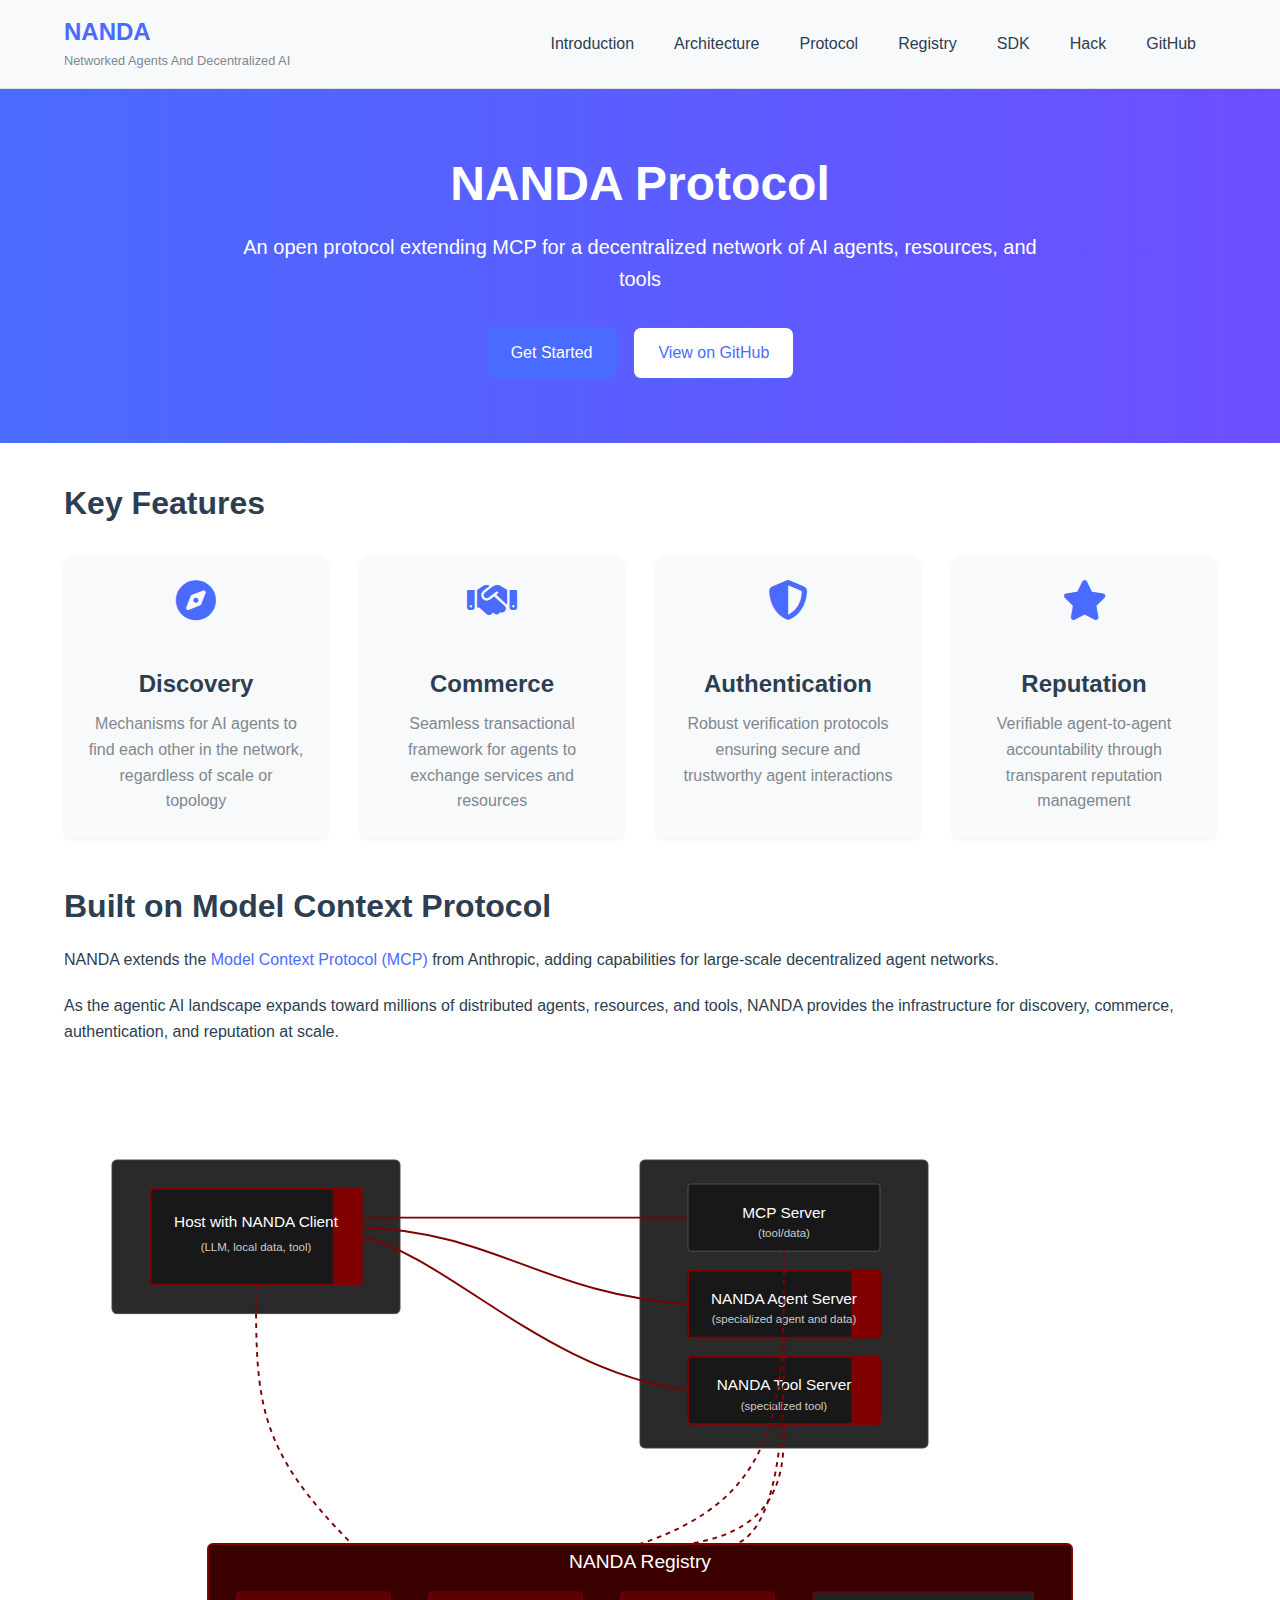
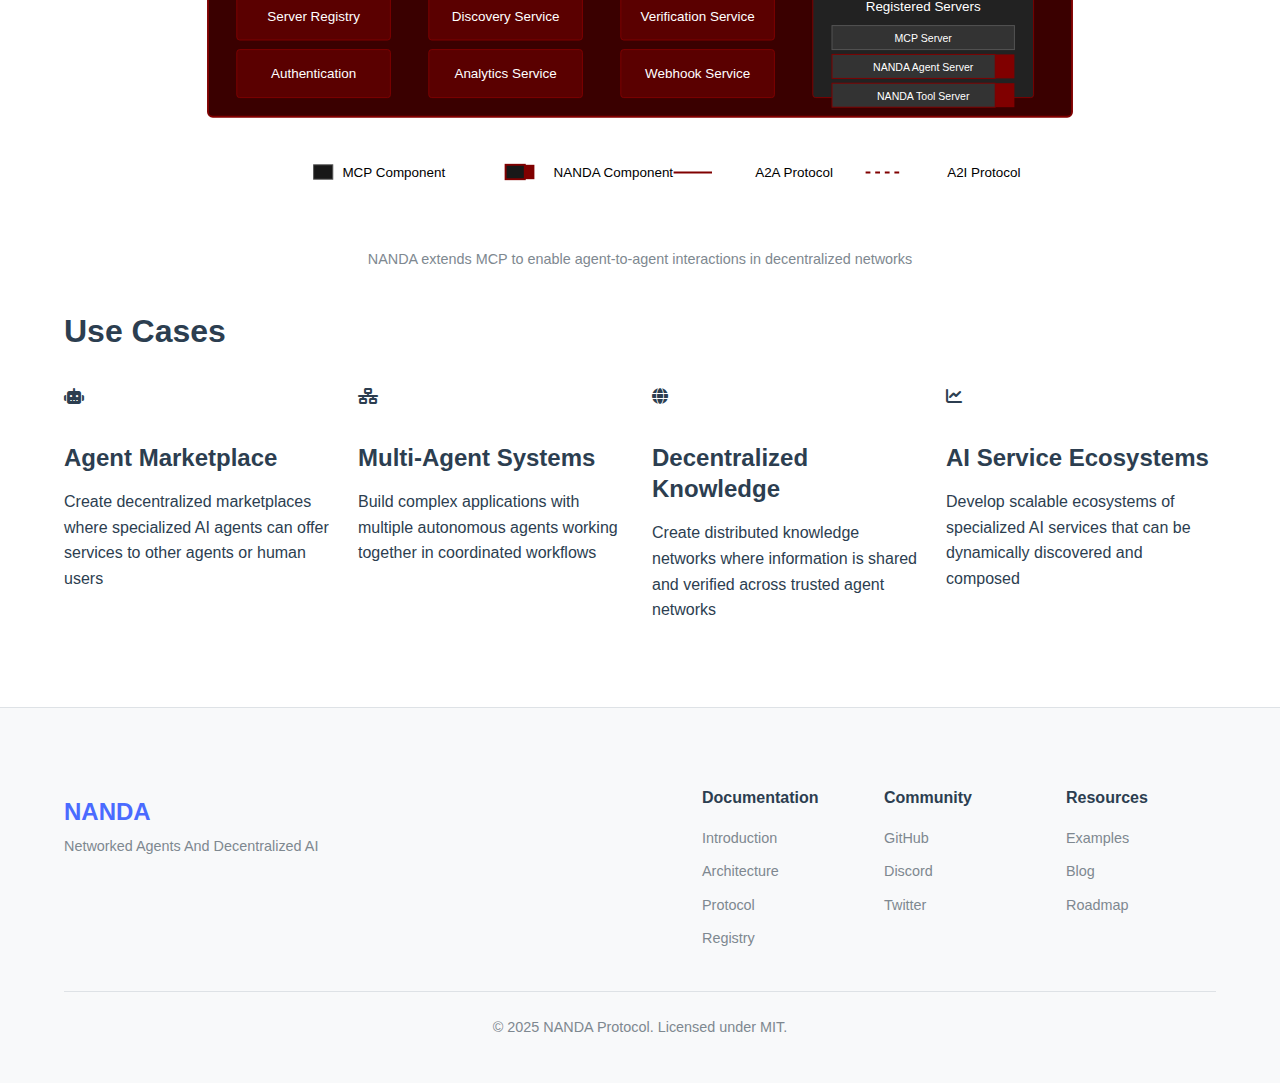
<file: index.html>
<!DOCTYPE html>
<html lang="en">
<head>
    <meta charset="UTF-8">
    <meta name="viewport" content="width=device-width, initial-scale=1.0">
    <title>NANDA Protocol - Networked Agents And Decentralized AI</title>
    <link rel="stylesheet" href="assets/css/styles.css">
    <link rel="stylesheet" href="https://cdnjs.cloudflare.com/ajax/libs/font-awesome/6.5.1/css/all.min.css">
</head>
<body>
    <header>
        <div class="container">
            <div class="header-content">
                <div class="logo">
                    <a href="index.html">
                        <h1>NANDA</h1>
                        <p>Networked Agents And Decentralized AI</p>
                    </a>
                </div>
                <nav>
                    <ul>
                        <li><a href="introduction.html">Introduction</a></li>
                        <li><a href="architecture.html">Architecture</a></li>
                        <li><a href="protocol.html">Protocol</a></li>
                        <li><a href="registry.html">Registry</a></li>
                        <li><a href="sdk.html">SDK</a></li>
                        <li><a href="hack.html">Hack</a></li>
                        <li><a href="https://github.com/aidecentralized/nanda-servers" target="_blank">GitHub</a></li>
                    </ul>
                </nav>
            </div>
        </div>
    </header>

    <section class="hero">
        <div class="container">
            <h1>NANDA Protocol</h1>
            <p class="subtitle">An open protocol extending MCP for a decentralized network of AI agents, resources, and tools</p>
            <div class="cta-buttons">
                <a href="introduction.html" class="btn primary">Get Started</a>
                <a href="https://github.com/aidecentralized/nanda-servers" class="btn secondary">View on GitHub</a>
            </div>
        </div>
    </section>

    <section class="features">
        <div class="container">
            <h2>Key Features</h2>
            <div class="feature-grid">
                <div class="feature-card">
                    <i class="fas fa-compass"></i>
                    <h3>Discovery</h3>
                    <p>Mechanisms for AI agents to find each other in the network, regardless of scale or topology</p>
                </div>
                <div class="feature-card">
                    <i class="fas fa-handshake"></i>
                    <h3>Commerce</h3>
                    <p>Seamless transactional framework for agents to exchange services and resources</p>
                </div>
                <div class="feature-card">
                    <i class="fas fa-shield-alt"></i>
                    <h3>Authentication</h3>
                    <p>Robust verification protocols ensuring secure and trustworthy agent interactions</p>
                </div>
                <div class="feature-card">
                    <i class="fas fa-star"></i>
                    <h3>Reputation</h3>
                    <p>Verifiable agent-to-agent accountability through transparent reputation management</p>
                </div>
            </div>
        </div>
    </section>

    <section class="mcp-integration">
        <div class="container">
            <h2>Built on Model Context Protocol</h2>
            <div class="mcp-content">
                <div class="mcp-info">
                    <p>NANDA extends the <a href="https://modelcontextprotocol.io/introduction" target="_blank">Model Context Protocol (MCP)</a> from Anthropic, adding capabilities for large-scale decentralized agent networks.</p>
                    <p>As the agentic AI landscape expands toward millions of distributed agents, resources, and tools, NANDA provides the infrastructure for discovery, commerce, authentication, and reputation at scale.</p>
                </div>
                <div class="mcp-diagram">
                    <img src="assets/images/NANDA_mcp_relationship.svg" alt="NANDA extends MCP diagram" style="max-width: 100%; height: auto;" />
                    <p class="caption">NANDA extends MCP to enable agent-to-agent interactions in decentralized networks</p>
                </div>
            </div>
        </div>
    </section>

    <!-- <section class="getting-started">
        <div class="container">
            <h2>Getting Started</h2>
            <div class="code-block">
                <pre><code>
// Install NANDA Client
npm install @nanda-protocol/client

// Set up a basic NANDA client
import { NandaClient } from '@nanda-protocol/client';

const client = new NandaClient();

// Connect to the NANDA registry
await client.connect({
  registry: "https://registry.nanda-protocol.org",
  credentials: {
    publicKey: "YOUR_PUBLIC_KEY",
    privateKey: "YOUR_PRIVATE_KEY"
  }
});

// Discover agents with specific capabilities
const agents = await client.registry.discoverAgents({
  capabilities: ["text-generation", "image-recognition"],
  minReputation: 4.5
});

// Authenticate and initiate a transaction with an agent
const agent = agents[0];
const session = await client.startSession(agent.id);
const result = await session.executeTask({
  task: "Generate a description of this image",
  inputs: {
    image: imageBuffer
  },
  paymentToken: "payment-token-xyz"
});
                </code></pre>
            </div>
        </div>
    </section> -->

    <section class="use-cases">
        <div class="container">
            <h2>Use Cases</h2>
            <div class="use-case-grid">
                <div class="use-case-card">
                    <i class="fas fa-robot"></i>
                    <h3>Agent Marketplace</h3>
                    <p>Create decentralized marketplaces where specialized AI agents can offer services to other agents or human users</p>
                </div>
                <div class="use-case-card">
                    <i class="fas fa-network-wired"></i>
                    <h3>Multi-Agent Systems</h3>
                    <p>Build complex applications with multiple autonomous agents working together in coordinated workflows</p>
                </div>
                <div class="use-case-card">
                    <i class="fas fa-globe"></i>
                    <h3>Decentralized Knowledge</h3>
                    <p>Create distributed knowledge networks where information is shared and verified across trusted agent networks</p>
                </div>
                <div class="use-case-card">
                    <i class="fas fa-chart-line"></i>
                    <h3>AI Service Ecosystems</h3>
                    <p>Develop scalable ecosystems of specialized AI services that can be dynamically discovered and composed</p>
                </div>
            </div>
        </div>
    </section>

    <footer>
        <div class="container">
            <div class="footer-content">
                <div class="footer-logo">
                    <h2>NANDA</h2>
                    <p>Networked Agents And Decentralized AI</p>
                </div>
                <div class="footer-links">
                    <div class="footer-column">
                        <h3>Documentation</h3>
                        <ul>
                            <li><a href="introduction.html">Introduction</a></li>
                            <li><a href="architecture.html">Architecture</a></li>
                            <li><a href="protocol.html">Protocol</a></li>
                            <li><a href="registry.html">Registry</a></li>
                        </ul>
                    </div>
                    <div class="footer-column">
                        <h3>Community</h3>
                        <ul>
                            <li><a href="https://github.com/aidecentralized/nanda-servers" target="_blank">GitHub</a></li>
                            <li><a href="https://discord.gg/nanda-protocol" target="_blank">Discord</a></li>
                            <li><a href="https://twitter.com/nandaprotocol" target="_blank">Twitter</a></li>
                        </ul>
                    </div>
                    <div class="footer-column">
                        <h3>Resources</h3>
                        <ul>
                            <li><a href="examples.html">Examples</a></li>
                            <li><a href="blog.html">Blog</a></li>
                            <li><a href="roadmap.html">Roadmap</a></li>
                        </ul>
                    </div>
                </div>
            </div>
            <div class="footer-bottom">
                <p>&copy; 2025 NANDA Protocol. Licensed under MIT.</p>
            </div>
        </div>
    </footer>

    <script src="assets/js/main.js"></script>
</body>
</html>
</file>
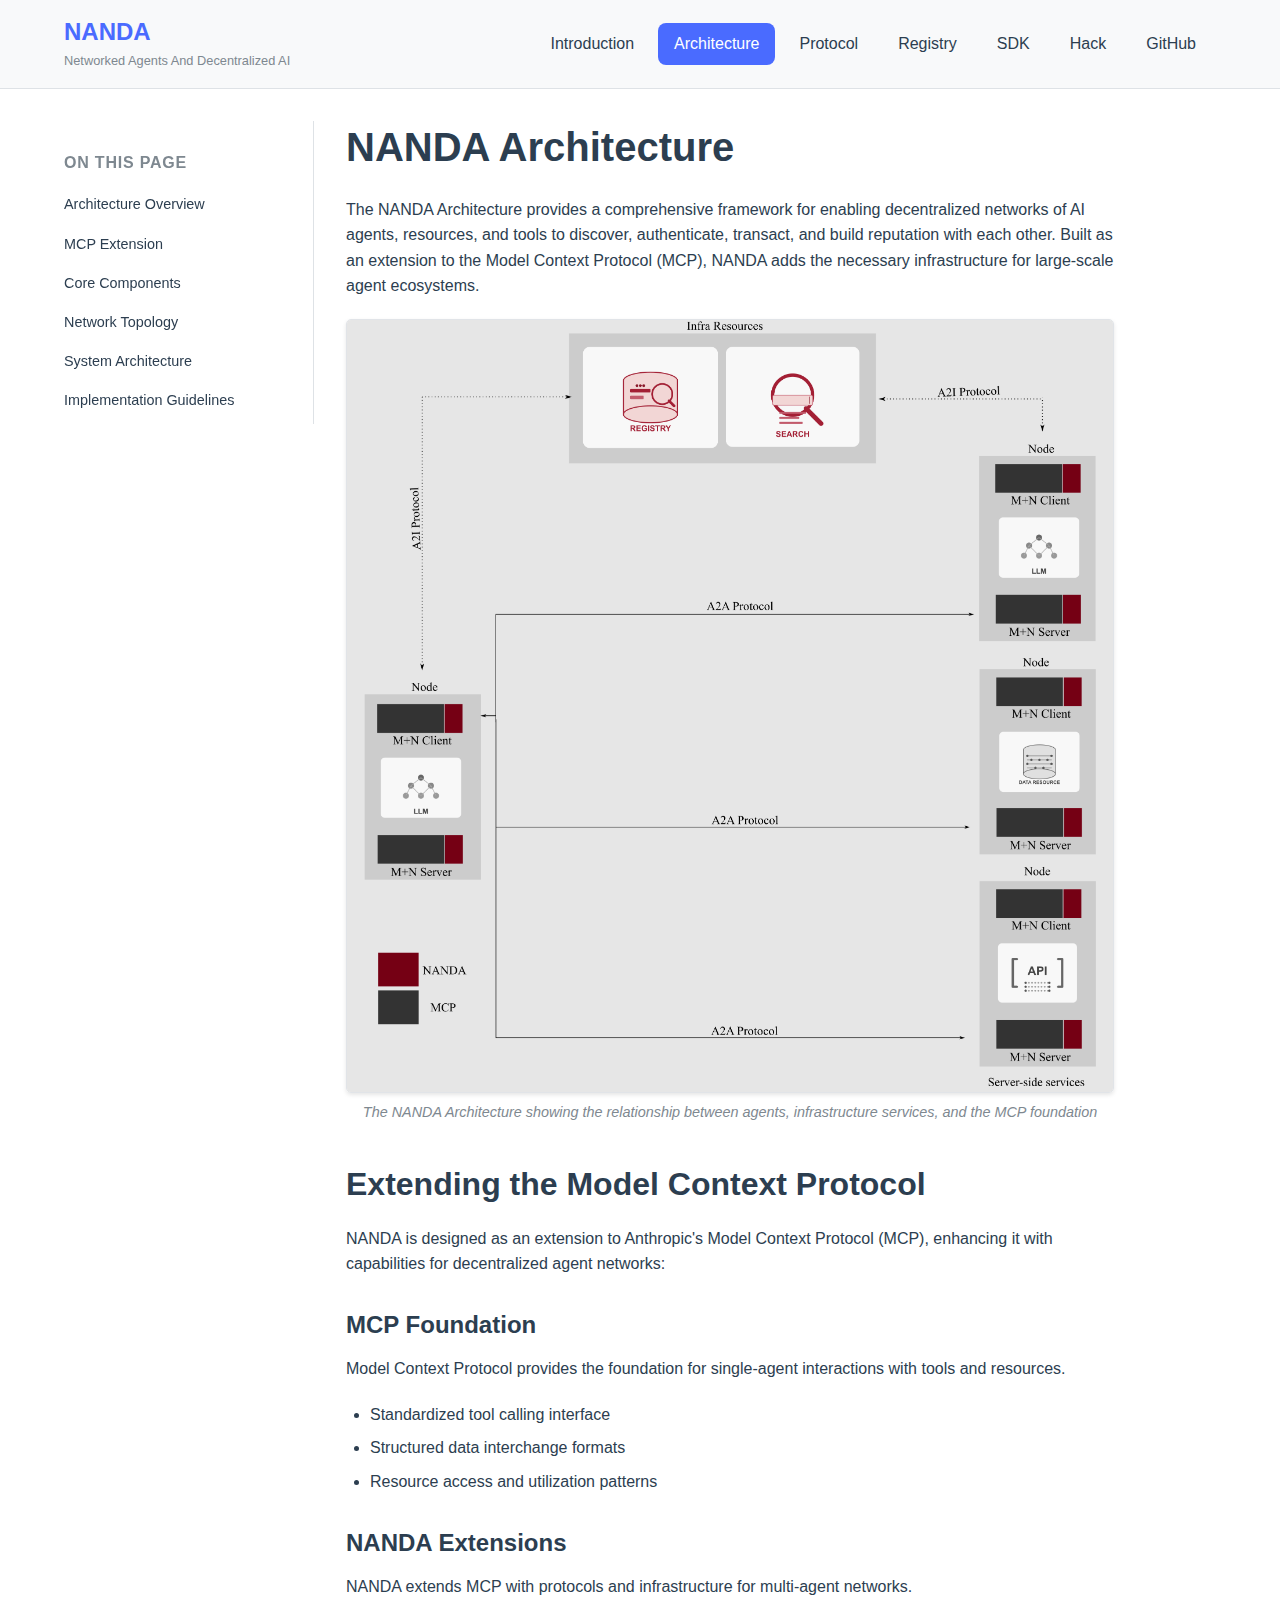
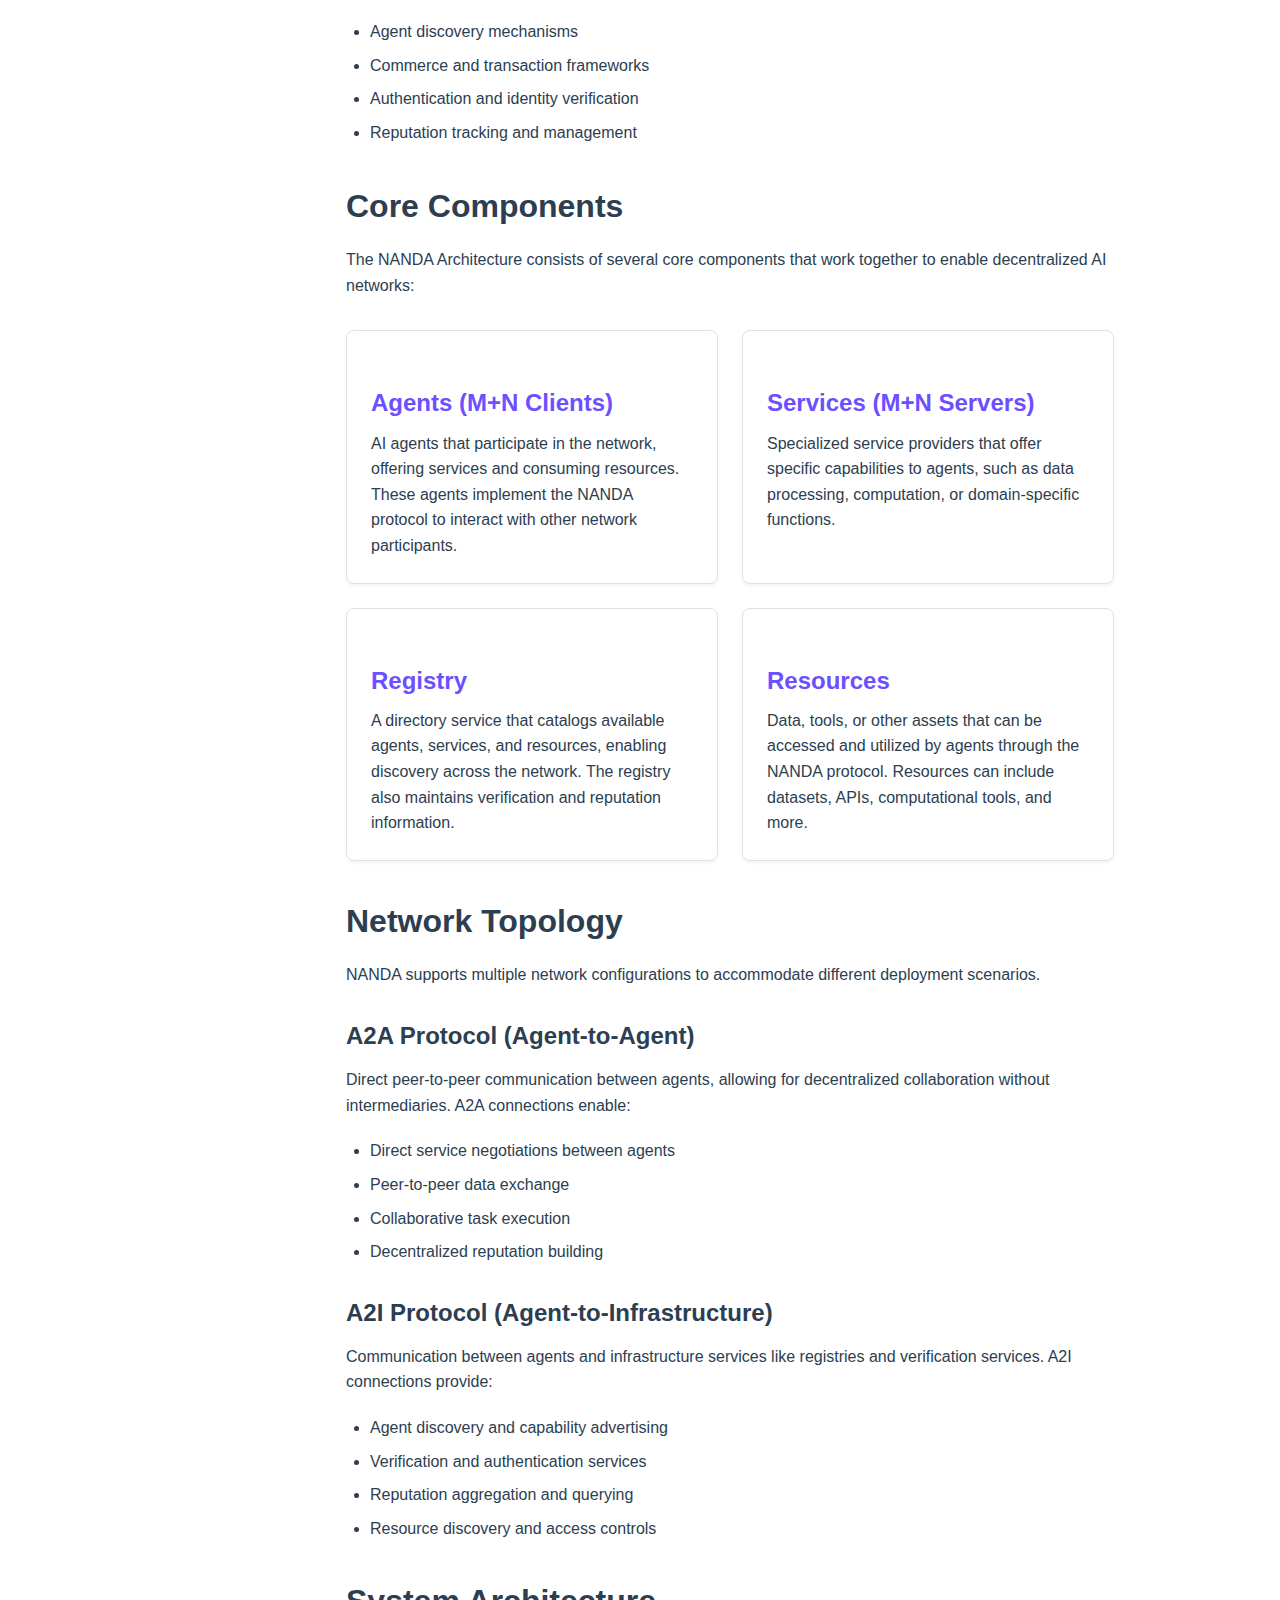
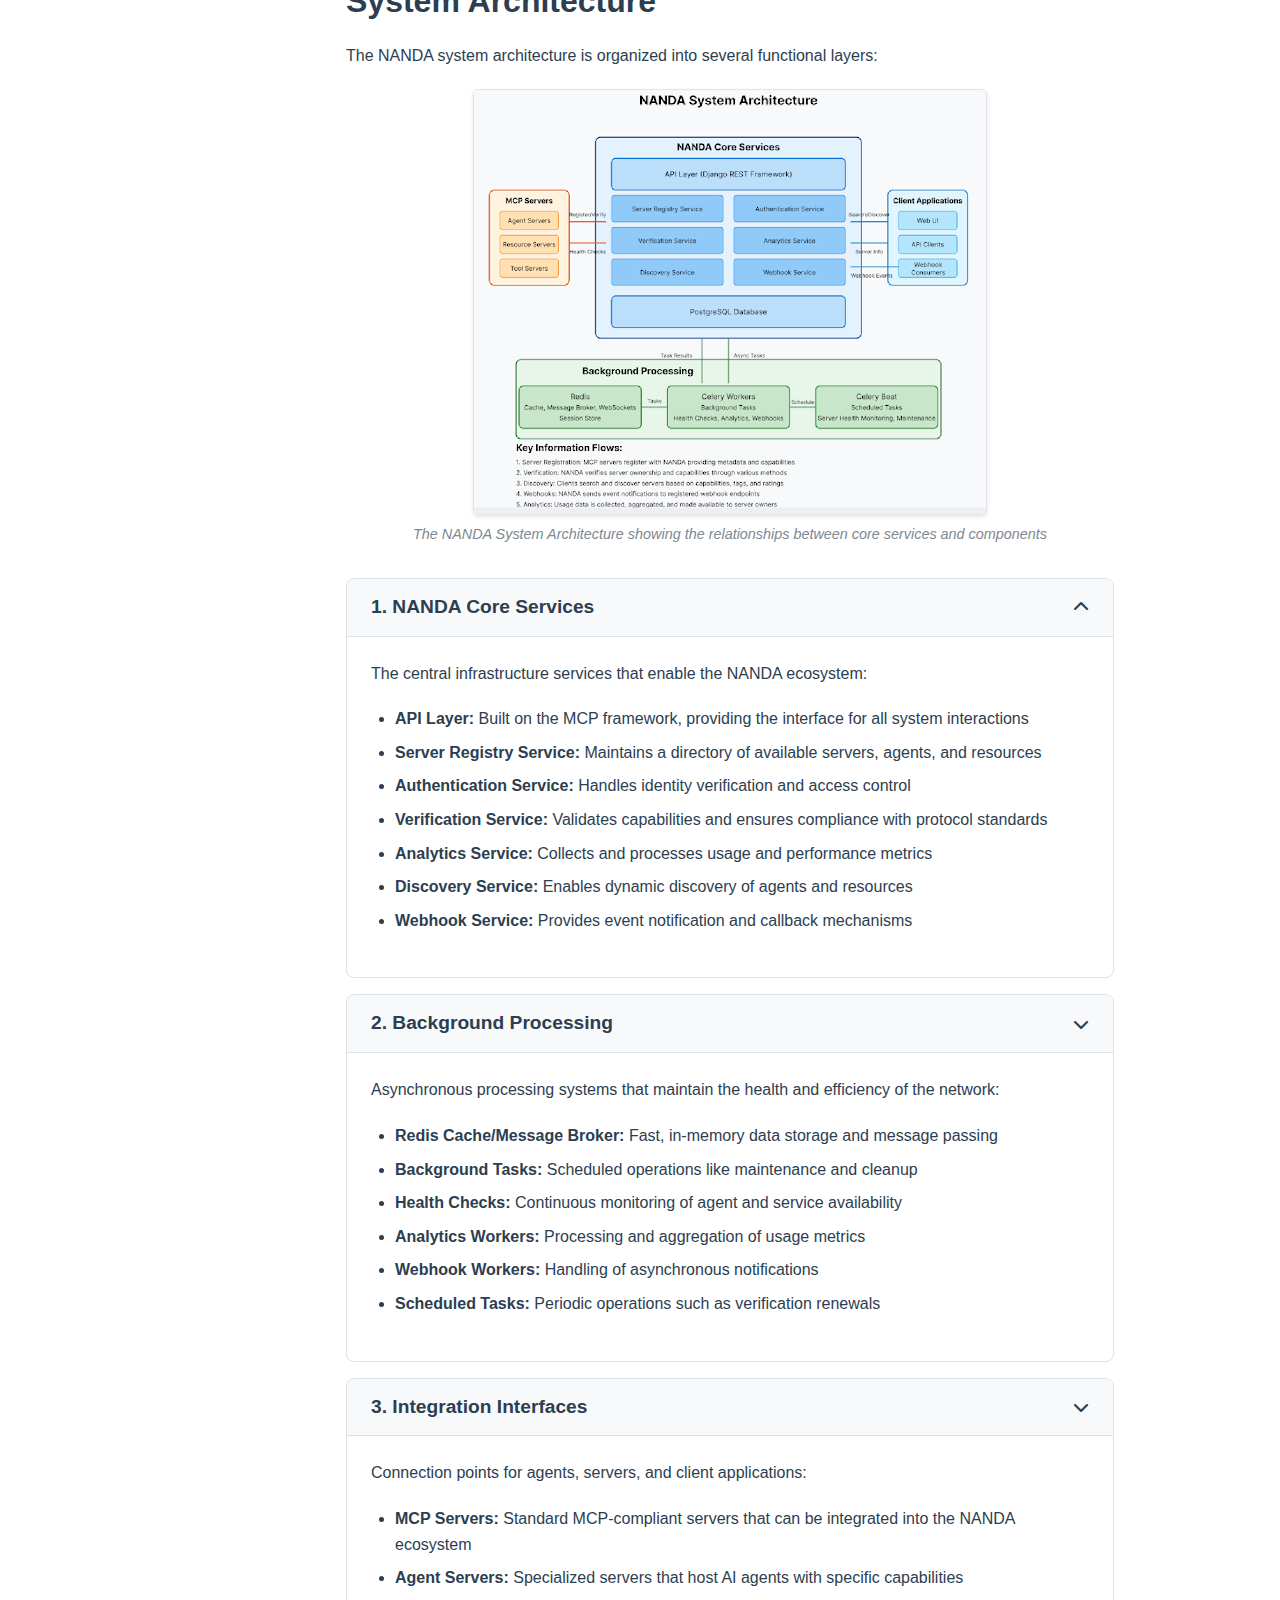
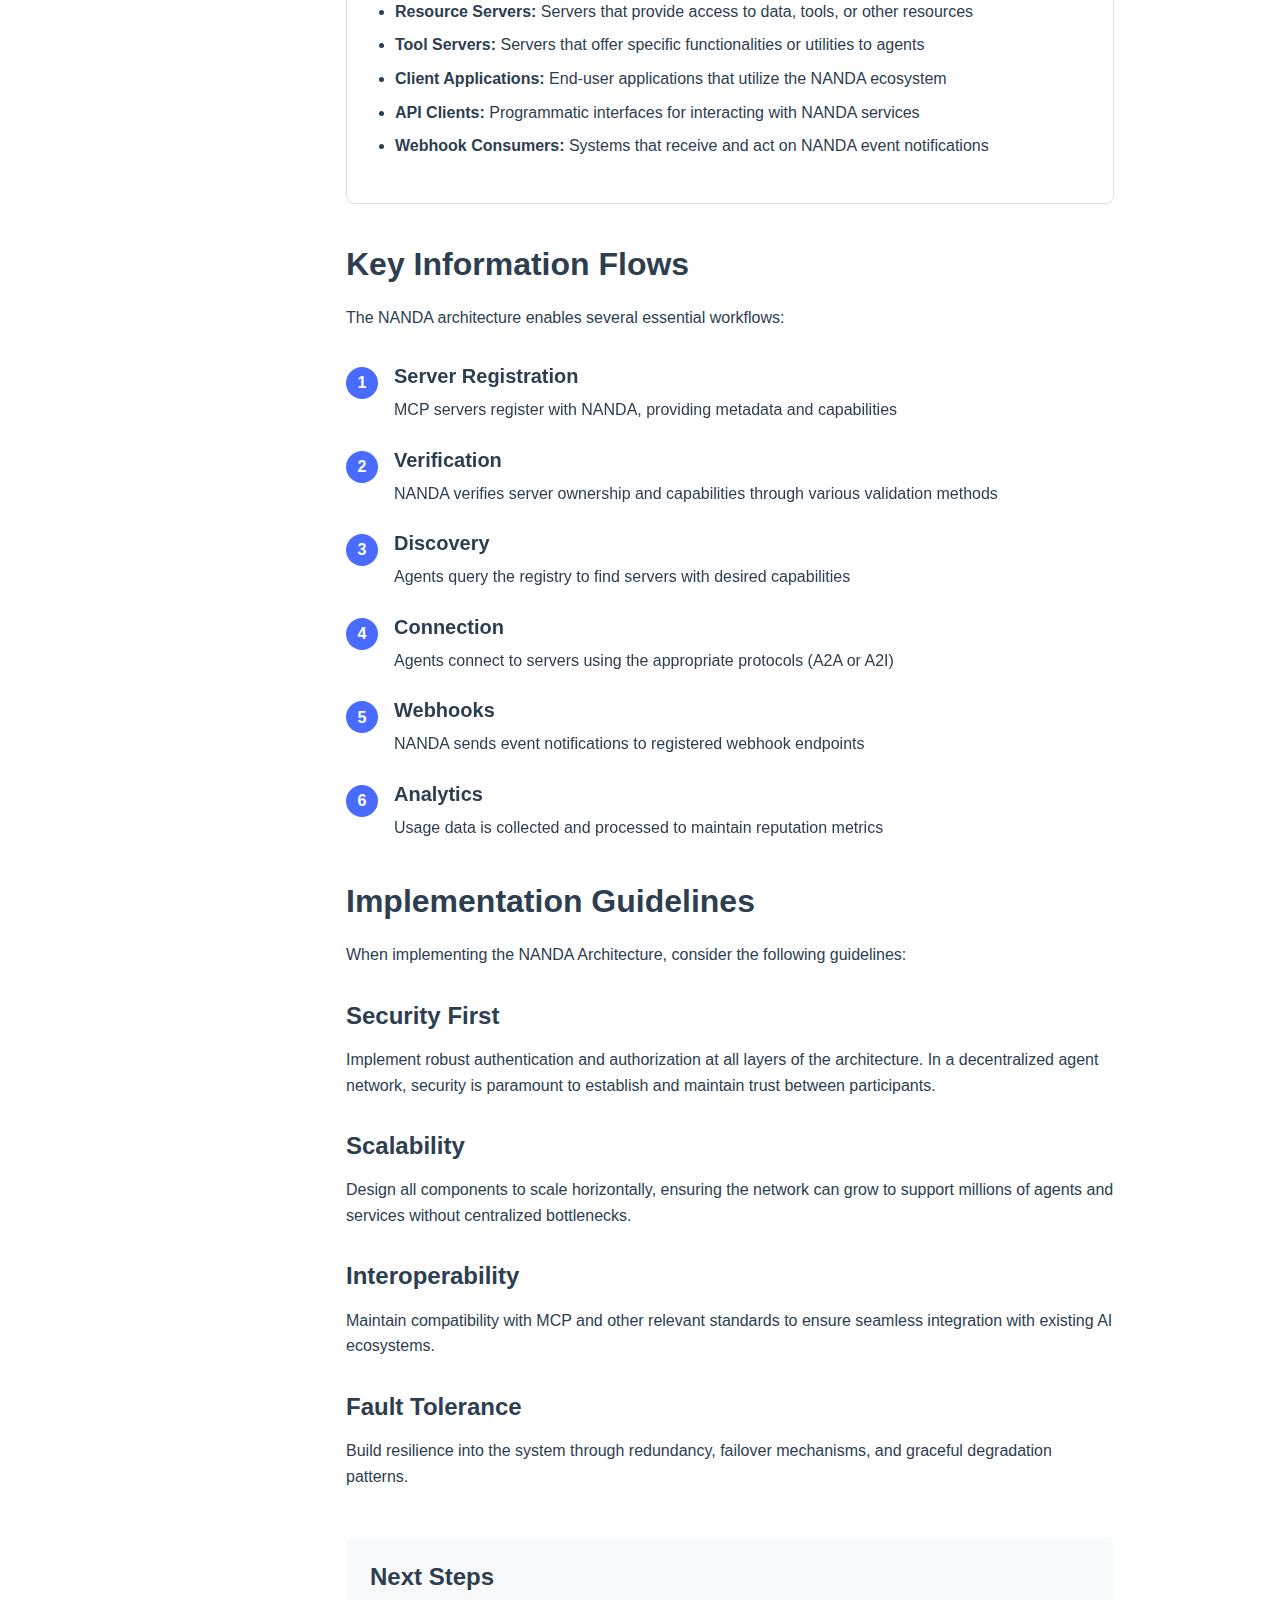
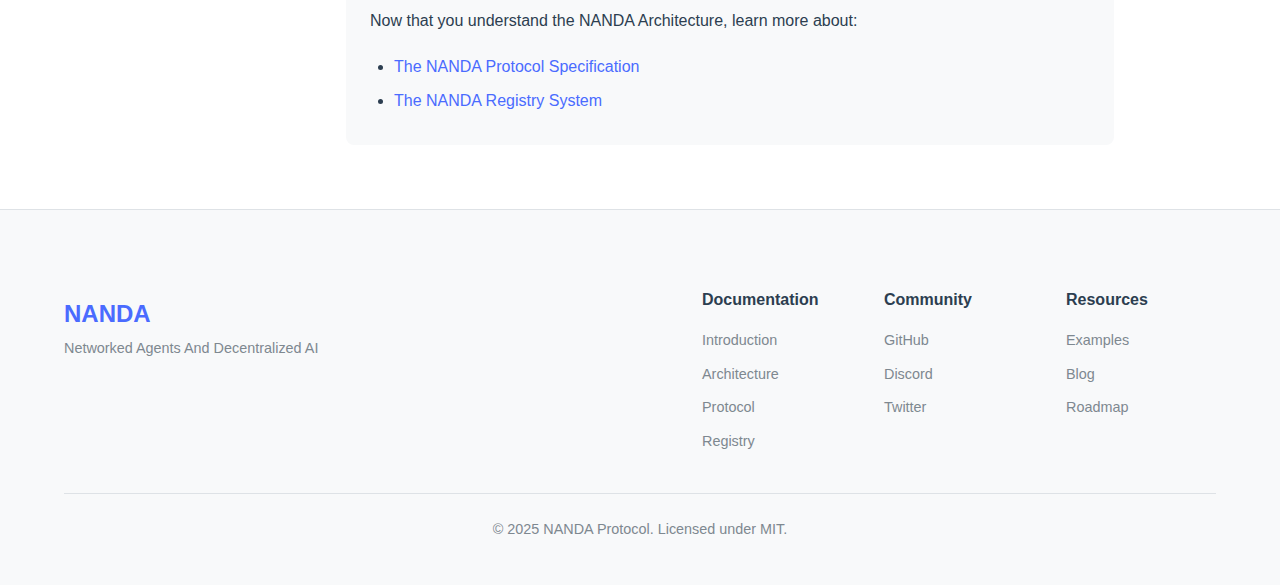
<file: architecture.html>
<style>
        /* Custom styles for architecture diagrams */
        .architecture-diagram img,
        .network-diagram img,
        .relationship-diagram img {
            max-width: 100%;
            height: auto;
            display: block;
            margin: 0 auto;
            border: 1px solid #e1e4e8;
            border-radius: 5px;
            box-shadow: 0 2px 4px rgba(0,0,0,0.1);
        }
        
        .caption {
            text-align: center;
            font-style: italic;
            margin-top: 10px;
            color: #555;
        }
    </style><!DOCTYPE html>
<html lang="en">
<head>
    <meta charset="UTF-8">
    <meta name="viewport" content="width=device-width, initial-scale=1.0">
    <title>Architecture - NANDA Protocol</title>
    <link rel="stylesheet" href="assets/css/styles.css">
    <link rel="stylesheet" href="https://cdnjs.cloudflare.com/ajax/libs/font-awesome/6.5.1/css/all.min.css">
</head>
<body>
    <header>
        <div class="container">
            <div class="header-content">
                <div class="logo">
                    <a href="index.html">
                        <h1>NANDA</h1>
                        <p>Networked Agents And Decentralized AI</p>
                    </a>
                </div>
                <nav>
                    <ul>
                        <li><a href="introduction.html">Introduction</a></li>
                        <li class="active"><a href="architecture.html">Architecture</a></li>
                        <li><a href="protocol.html">Protocol</a></li>
                        <li><a href="registry.html">Registry</a></li>
                        <li><a href="sdk.html">SDK</a></li>
                        <li><a href="hack.html">Hack</a></li>
                        <li><a href="https://github.com/aidecentralized/nanda-servers" target="_blank">GitHub</a></li>
                    </ul>
                </nav>
            </div>
        </div>
    </header>

    <div class="page-content">
        <div class="container">
            <div class="sidebar">
                <h3>On This Page</h3>
                <ul>
                    <li><a href="#overview">Architecture Overview</a></li>
                    <li><a href="#mcp-extension">MCP Extension</a></li>
                    <li><a href="#core-components">Core Components</a></li>
                    <li><a href="#network-topology">Network Topology</a></li>
                    <li><a href="#system-architecture">System Architecture</a></li>
                    <li><a href="#implementation">Implementation Guidelines</a></li>
                </ul>
            </div>
            
            <div class="main-content">
                <h1 id="overview">NANDA Architecture</h1>
                
                <p class="intro-text">The NANDA Architecture provides a comprehensive framework for enabling decentralized networks of AI agents, resources, and tools to discover, authenticate, transact, and build reputation with each other. Built as an extension to the Model Context Protocol (MCP), NANDA adds the necessary infrastructure for large-scale agent ecosystems.</p>
                
                <div class="architecture-diagram">
                    <img src="assets/images/NANDA_arch.png" alt="NANDA Architecture Overview Diagram" style="max-width: 100%; height: auto;" />
                    <p class="caption">The NANDA Architecture showing the relationship between agents, infrastructure services, and the MCP foundation</p>
                </div>
                
                <h2 id="mcp-extension">Extending the Model Context Protocol</h2>
                <p>NANDA is designed as an extension to Anthropic's Model Context Protocol (MCP), enhancing it with capabilities for decentralized agent networks:</p>
                
                <div class="mcp-extension-grid">
                    <div class="mcp-extension-card">
                        <h3>MCP Foundation</h3>
                        <p>Model Context Protocol provides the foundation for single-agent interactions with tools and resources.</p>
                        <ul>
                            <li>Standardized tool calling interface</li>
                            <li>Structured data interchange formats</li>
                            <li>Resource access and utilization patterns</li>
                        </ul>
                    </div>
                    
                    <div class="mcp-extension-card">
                        <h3>NANDA Extensions</h3>
                        <p>NANDA extends MCP with protocols and infrastructure for multi-agent networks.</p>
                        <ul>
                            <li>Agent discovery mechanisms</li>
                            <li>Commerce and transaction frameworks</li>
                            <li>Authentication and identity verification</li>
                            <li>Reputation tracking and management</li>
                        </ul>
                    </div>
                </div>
                
                <h2 id="core-components">Core Components</h2>
                <p>The NANDA Architecture consists of several core components that work together to enable decentralized AI networks:</p>
                
                <div class="component-grid">
                    <div class="component-card">
                        <h3>Agents (M+N Clients)</h3>
                        <p>AI agents that participate in the network, offering services and consuming resources. These agents implement the NANDA protocol to interact with other network participants.</p>
                    </div>
                    
                    <div class="component-card">
                        <h3>Services (M+N Servers)</h3>
                        <p>Specialized service providers that offer specific capabilities to agents, such as data processing, computation, or domain-specific functions.</p>
                    </div>
                    
                    <div class="component-card">
                        <h3>Registry</h3>
                        <p>A directory service that catalogs available agents, services, and resources, enabling discovery across the network. The registry also maintains verification and reputation information.</p>
                    </div>
                    
                    <div class="component-card">
                        <h3>Resources</h3>
                        <p>Data, tools, or other assets that can be accessed and utilized by agents through the NANDA protocol. Resources can include datasets, APIs, computational tools, and more.</p>
                    </div>
                </div>
                
                <h2 id="network-topology">Network Topology</h2>
                <p>NANDA supports multiple network configurations to accommodate different deployment scenarios.</p>
                
                <!-- <div class="network-diagram">
                    <img src="assets/images/NANDA_arch.png" alt="NANDA Network Topology Diagram" style="max-width: 100%; height: auto;" />
                    <p class="caption">NANDA supports various network topologies, from centralized to fully distributed configurations</p>
                </div> -->
                
                <div class="topology-types">
                    <div class="topology-type">
                        <h3>A2A Protocol (Agent-to-Agent)</h3>
                        <p>Direct peer-to-peer communication between agents, allowing for decentralized collaboration without intermediaries. A2A connections enable:</p>
                        <ul>
                            <li>Direct service negotiations between agents</li>
                            <li>Peer-to-peer data exchange</li>
                            <li>Collaborative task execution</li>
                            <li>Decentralized reputation building</li>
                        </ul>
                    </div>
                    
                    <div class="topology-type">
                        <h3>A2I Protocol (Agent-to-Infrastructure)</h3>
                        <p>Communication between agents and infrastructure services like registries and verification services. A2I connections provide:</p>
                        <ul>
                            <li>Agent discovery and capability advertising</li>
                            <li>Verification and authentication services</li>
                            <li>Reputation aggregation and querying</li>
                            <li>Resource discovery and access controls</li>
                        </ul>
                    </div>
                </div>
                
                <h2 id="system-architecture">System Architecture</h2>
                <p>The NANDA system architecture is organized into several functional layers:</p>
                
                <div class="architecture-diagram">
                    <img src="assets/images/NANDA_system_arch.png" alt="NANDA System Architecture Diagram" style="max-width: 100%; height: auto;" />
                    <p class="caption">The NANDA System Architecture showing the relationships between core services and components</p>
                </div>
                
                <div class="layers-accordion">
                    <div class="layer">
                        <div class="layer-header">
                            <h3>1. NANDA Core Services</h3>
                            <i class="fas fa-chevron-down"></i>
                        </div>
                        <div class="layer-content">
                            <p>The central infrastructure services that enable the NANDA ecosystem:</p>
                            <ul>
                                <li><strong>API Layer:</strong> Built on the MCP framework, providing the interface for all system interactions</li>
                                <li><strong>Server Registry Service:</strong> Maintains a directory of available servers, agents, and resources</li>
                                <li><strong>Authentication Service:</strong> Handles identity verification and access control</li>
                                <li><strong>Verification Service:</strong> Validates capabilities and ensures compliance with protocol standards</li>
                                <li><strong>Analytics Service:</strong> Collects and processes usage and performance metrics</li>
                                <li><strong>Discovery Service:</strong> Enables dynamic discovery of agents and resources</li>
                                <li><strong>Webhook Service:</strong> Provides event notification and callback mechanisms</li>
                            </ul>
                        </div>
                    </div>
                    
                    <div class="layer">
                        <div class="layer-header">
                            <h3>2. Background Processing</h3>
                            <i class="fas fa-chevron-down"></i>
                        </div>
                        <div class="layer-content">
                            <p>Asynchronous processing systems that maintain the health and efficiency of the network:</p>
                            <ul>
                                <li><strong>Redis Cache/Message Broker:</strong> Fast, in-memory data storage and message passing</li>
                                <li><strong>Background Tasks:</strong> Scheduled operations like maintenance and cleanup</li>
                                <li><strong>Health Checks:</strong> Continuous monitoring of agent and service availability</li>
                                <li><strong>Analytics Workers:</strong> Processing and aggregation of usage metrics</li>
                                <li><strong>Webhook Workers:</strong> Handling of asynchronous notifications</li>
                                <li><strong>Scheduled Tasks:</strong> Periodic operations such as verification renewals</li>
                            </ul>
                        </div>
                    </div>
                    
                    <div class="layer">
                        <div class="layer-header">
                            <h3>3. Integration Interfaces</h3>
                            <i class="fas fa-chevron-down"></i>
                        </div>
                        <div class="layer-content">
                            <p>Connection points for agents, servers, and client applications:</p>
                            <ul>
                                <li><strong>MCP Servers:</strong> Standard MCP-compliant servers that can be integrated into the NANDA ecosystem</li>
                                <li><strong>Agent Servers:</strong> Specialized servers that host AI agents with specific capabilities</li>
                                <li><strong>Resource Servers:</strong> Servers that provide access to data, tools, or other resources</li>
                                <li><strong>Tool Servers:</strong> Servers that offer specific functionalities or utilities to agents</li>
                                <li><strong>Client Applications:</strong> End-user applications that utilize the NANDA ecosystem</li>
                                <li><strong>API Clients:</strong> Programmatic interfaces for interacting with NANDA services</li>
                                <li><strong>Webhook Consumers:</strong> Systems that receive and act on NANDA event notifications</li>
                            </ul>
                        </div>
                    </div>
                </div>
                
                <h2 id="key-flows">Key Information Flows</h2>
                <p>The NANDA architecture enables several essential workflows:</p>
                
                <ol class="flow-steps">
                    <li>
                        <h4>Server Registration</h4>
                        <p>MCP servers register with NANDA, providing metadata and capabilities</p>
                    </li>
                    <li>
                        <h4>Verification</h4>
                        <p>NANDA verifies server ownership and capabilities through various validation methods</p>
                    </li>
                    <li>
                        <h4>Discovery</h4>
                        <p>Agents query the registry to find servers with desired capabilities</p>
                    </li>
                    <li>
                        <h4>Connection</h4>
                        <p>Agents connect to servers using the appropriate protocols (A2A or A2I)</p>
                    </li>
                    <li>
                        <h4>Webhooks</h4>
                        <p>NANDA sends event notifications to registered webhook endpoints</p>
                    </li>
                    <li>
                        <h4>Analytics</h4>
                        <p>Usage data is collected and processed to maintain reputation metrics</p>
                    </li>
                </ol>
                
                <h2 id="implementation">Implementation Guidelines</h2>
                <p>When implementing the NANDA Architecture, consider the following guidelines:</p>
                
                <div class="guidelines">
                    <div class="guideline">
                        <h3>Security First</h3>
                        <p>Implement robust authentication and authorization at all layers of the architecture. In a decentralized agent network, security is paramount to establish and maintain trust between participants.</p>
                    </div>
                    
                    <div class="guideline">
                        <h3>Scalability</h3>
                        <p>Design all components to scale horizontally, ensuring the network can grow to support millions of agents and services without centralized bottlenecks.</p>
                    </div>
                    
                    <div class="guideline">
                        <h3>Interoperability</h3>
                        <p>Maintain compatibility with MCP and other relevant standards to ensure seamless integration with existing AI ecosystems.</p>
                    </div>
                    
                    <div class="guideline">
                        <h3>Fault Tolerance</h3>
                        <p>Build resilience into the system through redundancy, failover mechanisms, and graceful degradation patterns.</p>
                    </div>
                </div>
                
                <div class="next-steps">
                    <h3>Next Steps</h3>
                    <p>Now that you understand the NANDA Architecture, learn more about:</p>
                    <ul>
                        <li><a href="protocol.html">The NANDA Protocol Specification</a></li>
                        <li><a href="registry.html">The NANDA Registry System</a></li>
                    </ul>
                </div>
            </div>
        </div>
    </div>

    <footer>
        <div class="container">
            <div class="footer-content">
                <div class="footer-logo">
                    <h2>NANDA</h2>
                    <p>Networked Agents And Decentralized AI</p>
                </div>
                <div class="footer-links">
                    <div class="footer-column">
                        <h3>Documentation</h3>
                        <ul>
                            <li><a href="introduction.html">Introduction</a></li>
                            <li><a href="architecture.html">Architecture</a></li>
                            <li><a href="protocol.html">Protocol</a></li>
                            <li><a href="registry.html">Registry</a></li>
                        </ul>
                    </div>
                    <div class="footer-column">
                        <h3>Community</h3>
                        <ul>
                            <li><a href="https://github.com/aidecentralized/nanda-servers" target="_blank">GitHub</a></li>
                            <li><a href="https://discord.gg/nanda-protocol" target="_blank">Discord</a></li>
                            <li><a href="https://twitter.com/nandaprotocol" target="_blank">Twitter</a></li>
                        </ul>
                    </div>
                    <div class="footer-column">
                        <h3>Resources</h3>
                        <ul>
                            <li><a href="examples.html">Examples</a></li>
                            <li><a href="blog.html">Blog</a></li>
                            <li><a href="roadmap.html">Roadmap</a></li>
                        </ul>
                    </div>
                </div>
            </div>
            <div class="footer-bottom">
                <p>&copy; 2025 NANDA Protocol. Licensed under MIT.</p>
            </div>
        </div>
    </footer>

    <script src="assets/js/main.js"></script>
</body>
</html>
</file>
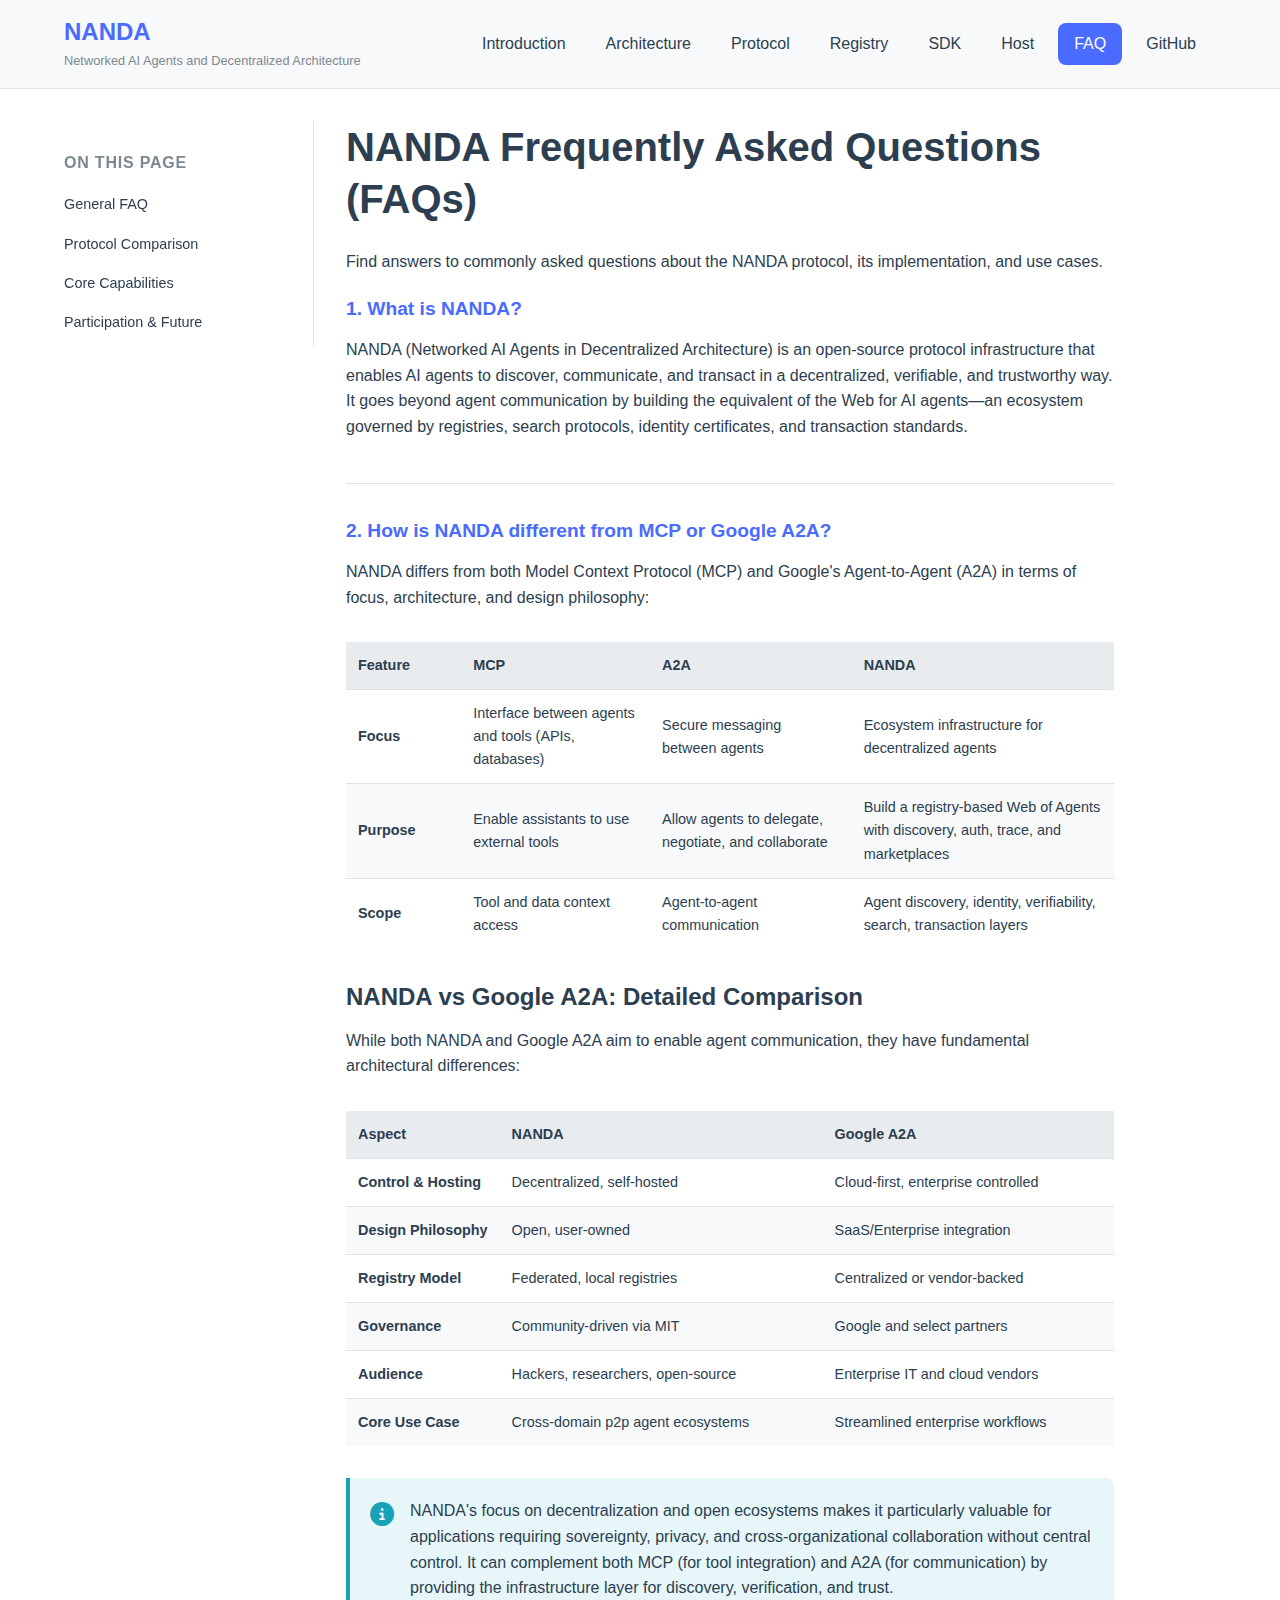
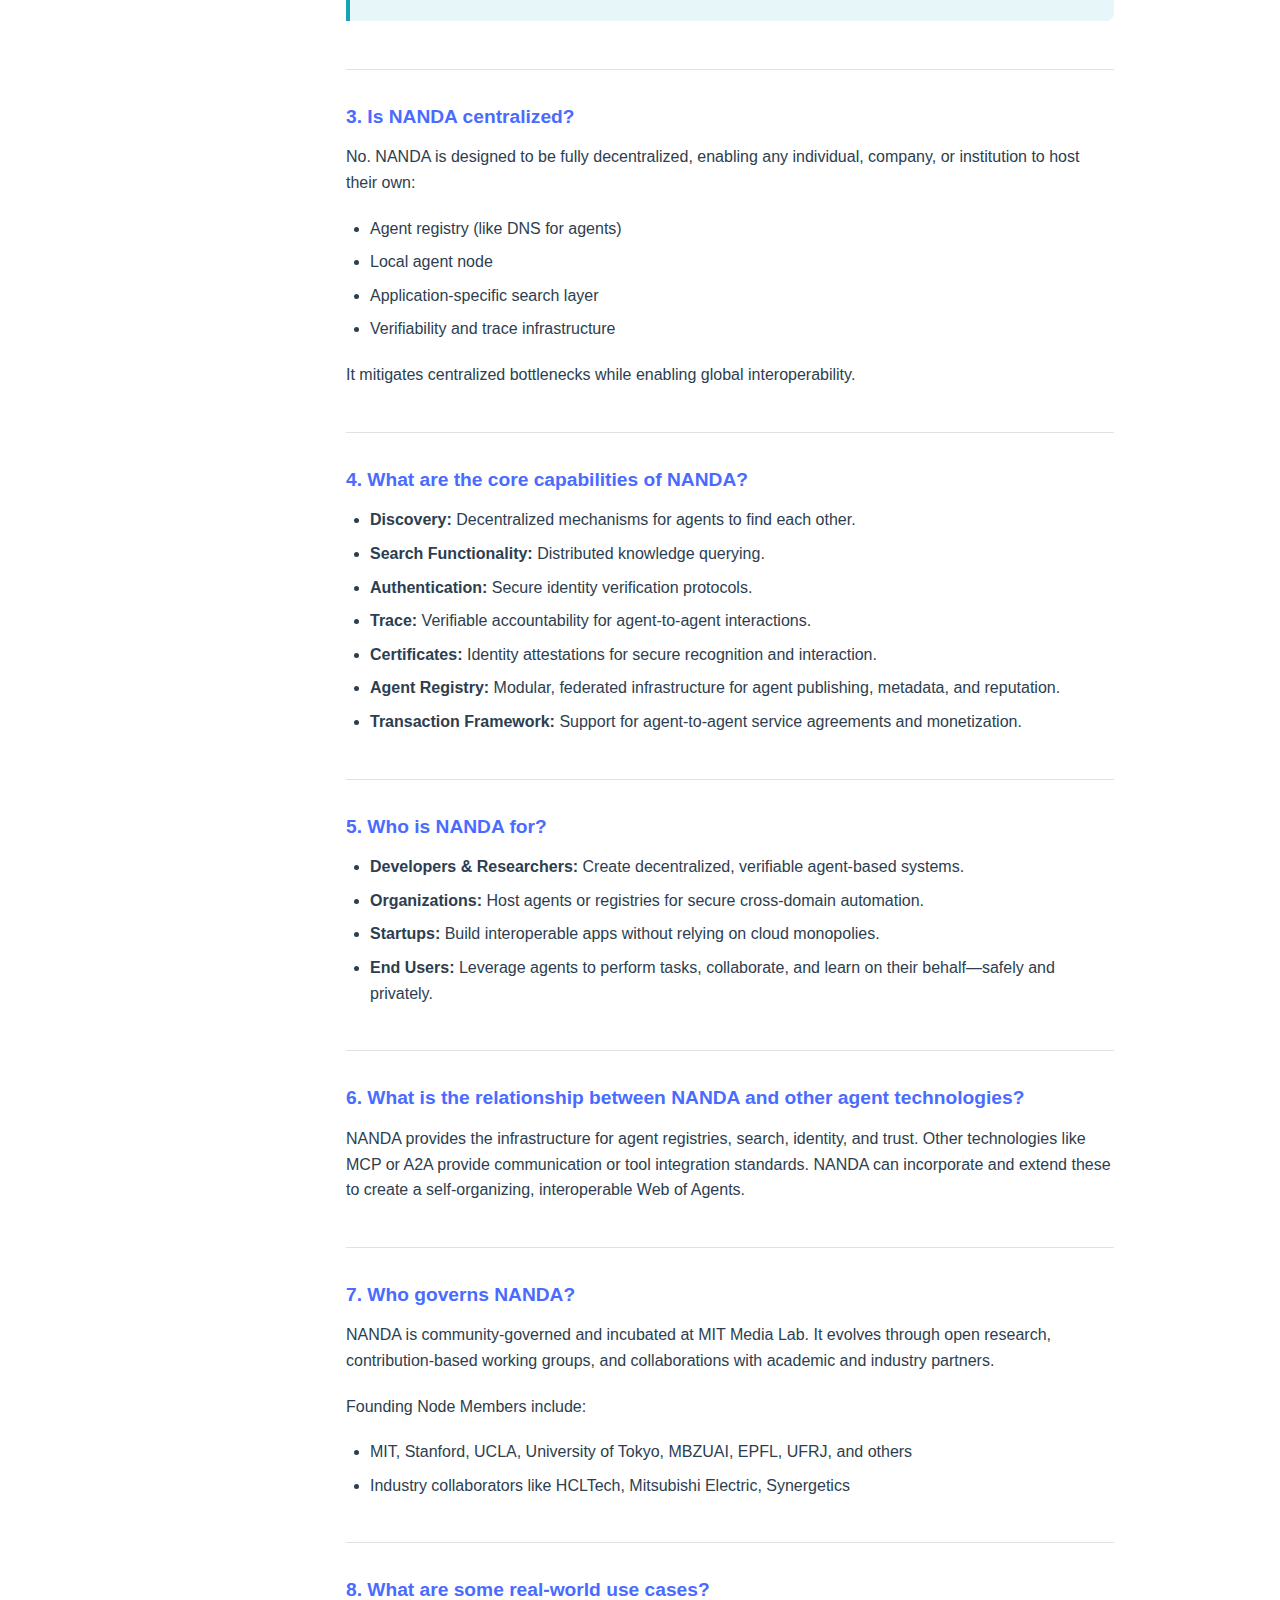
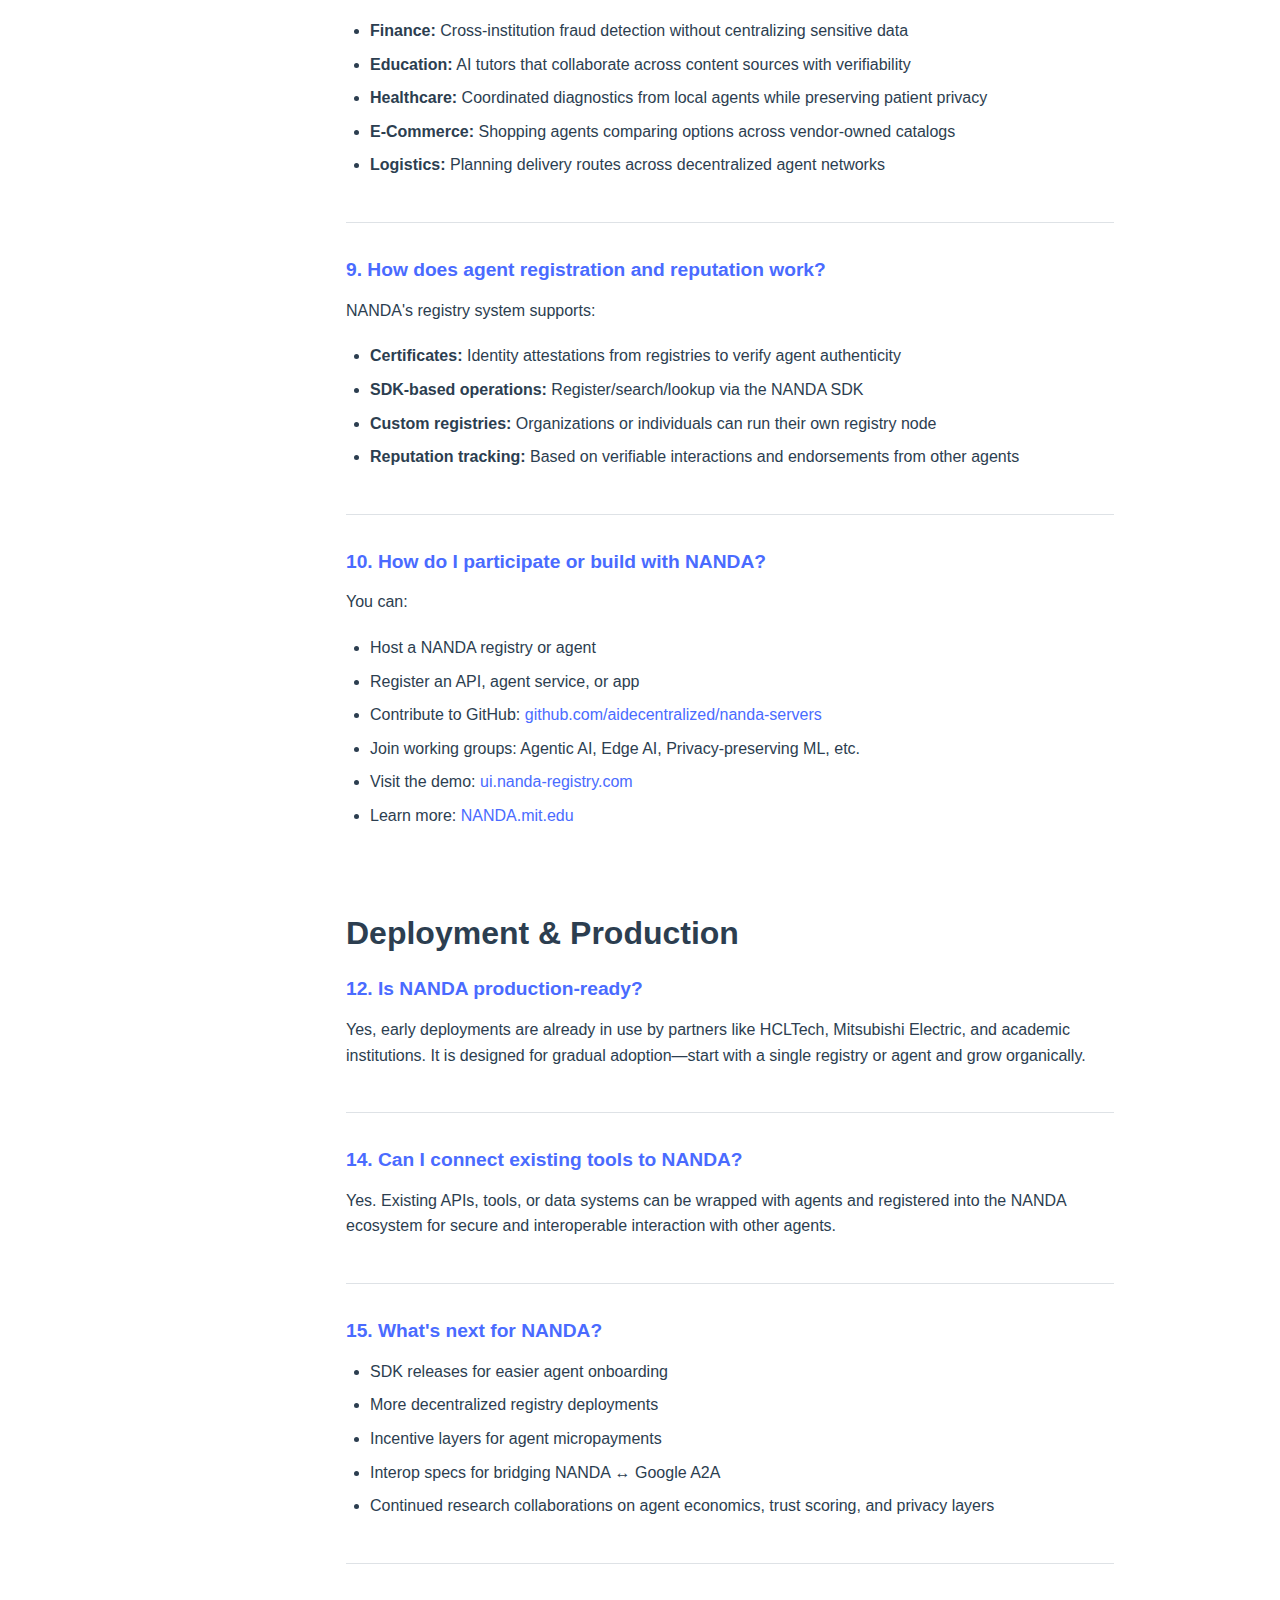
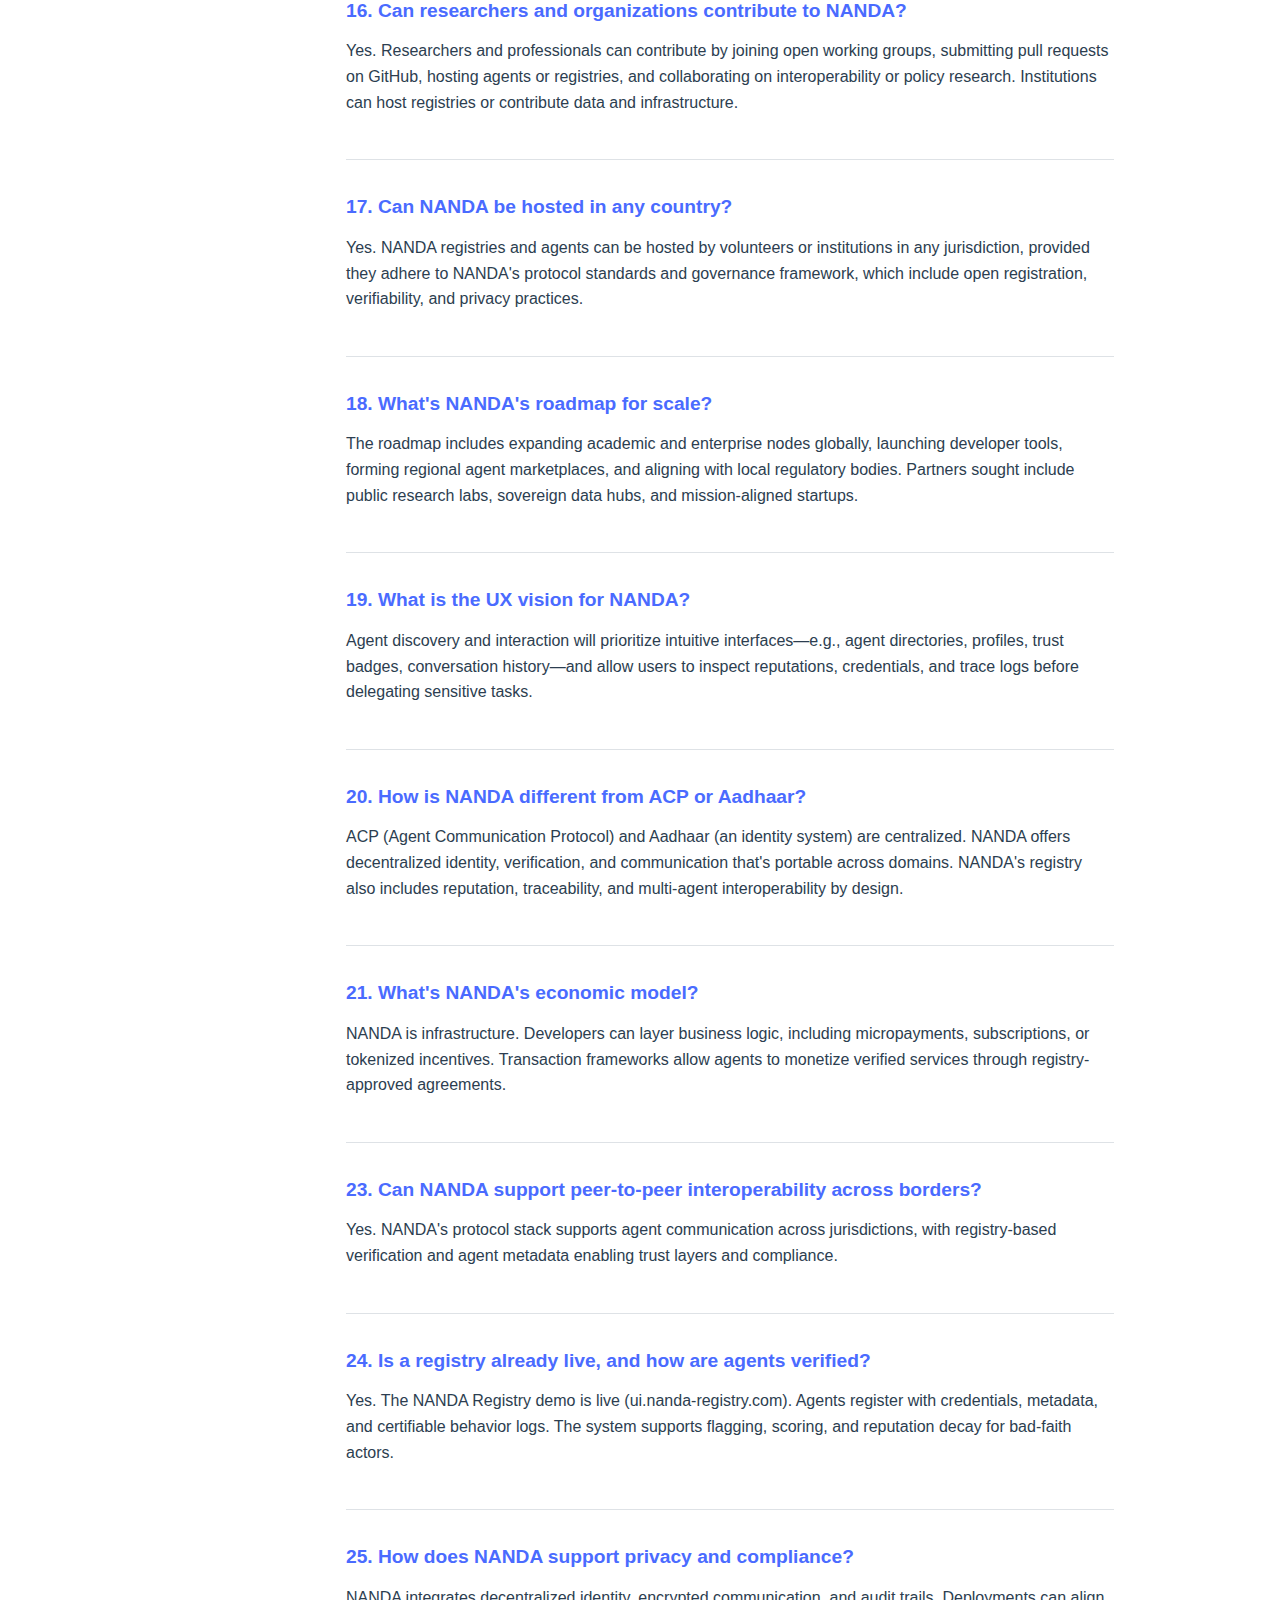
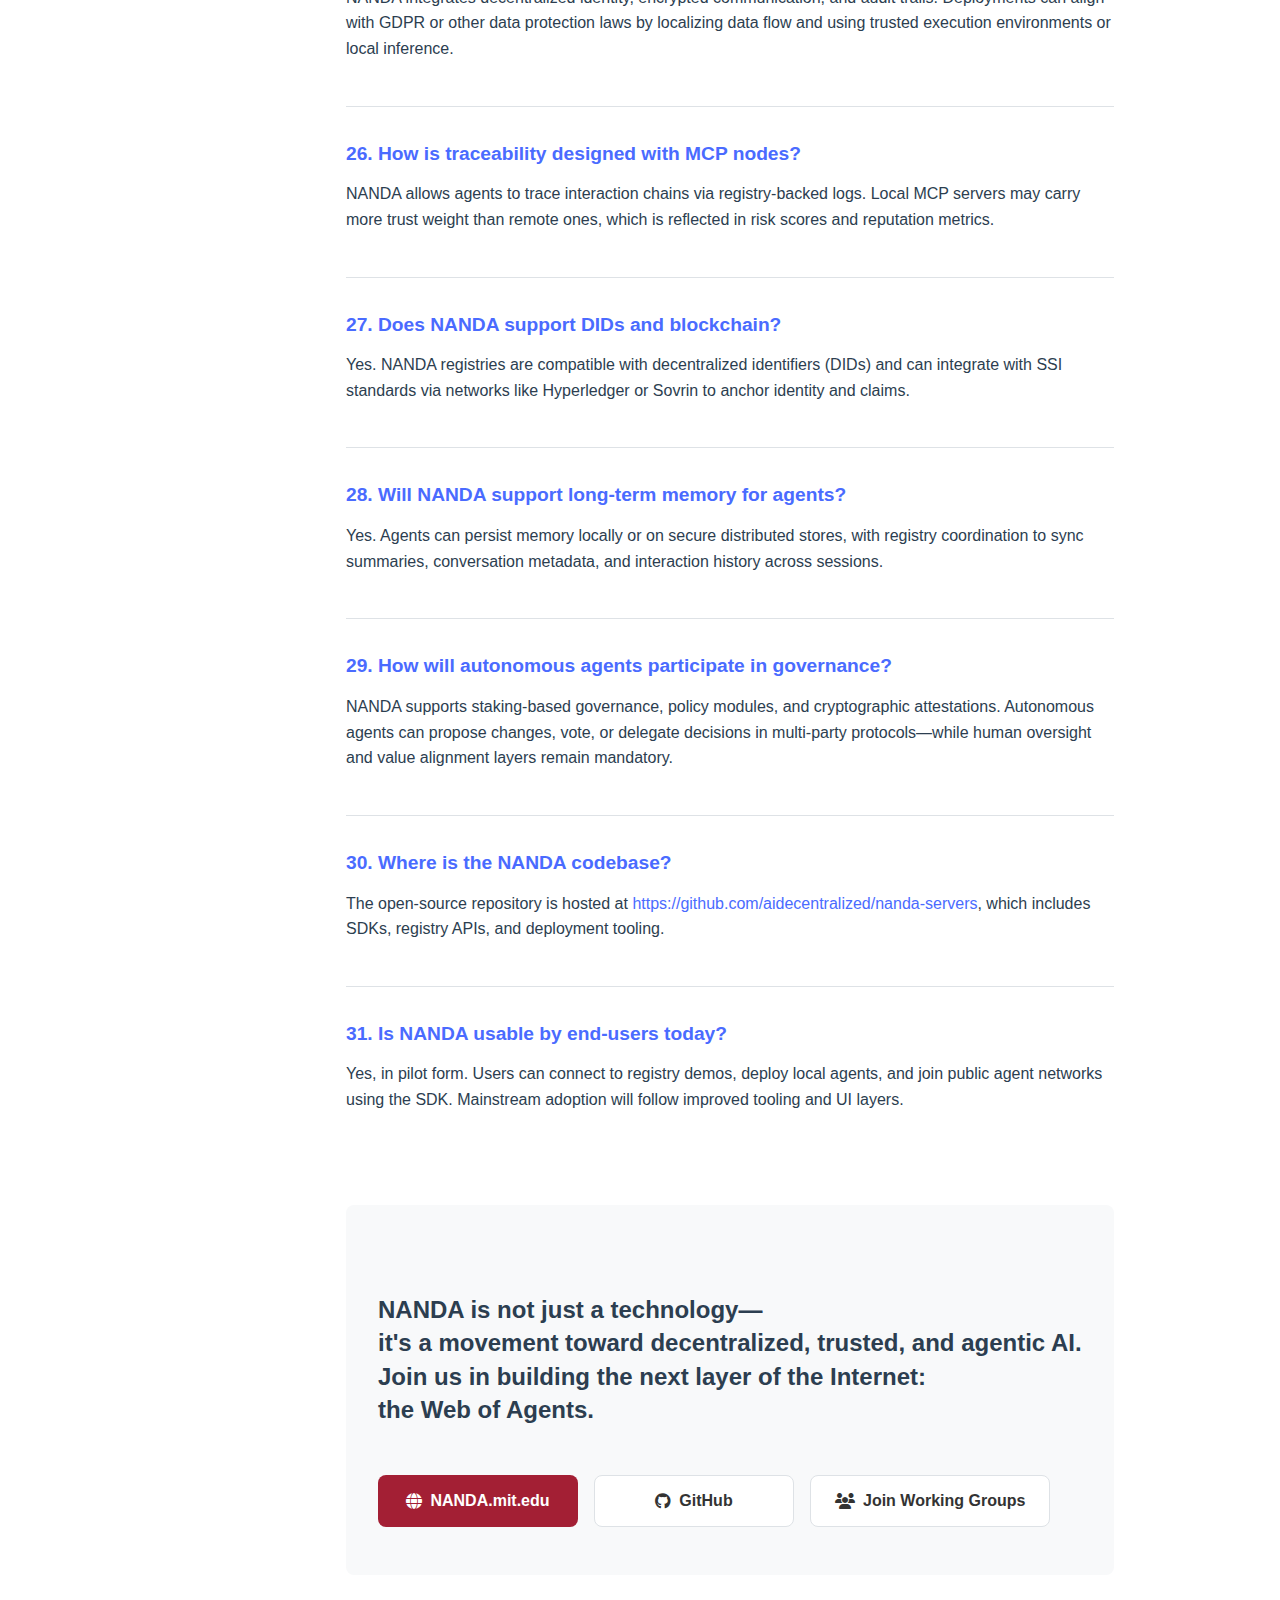
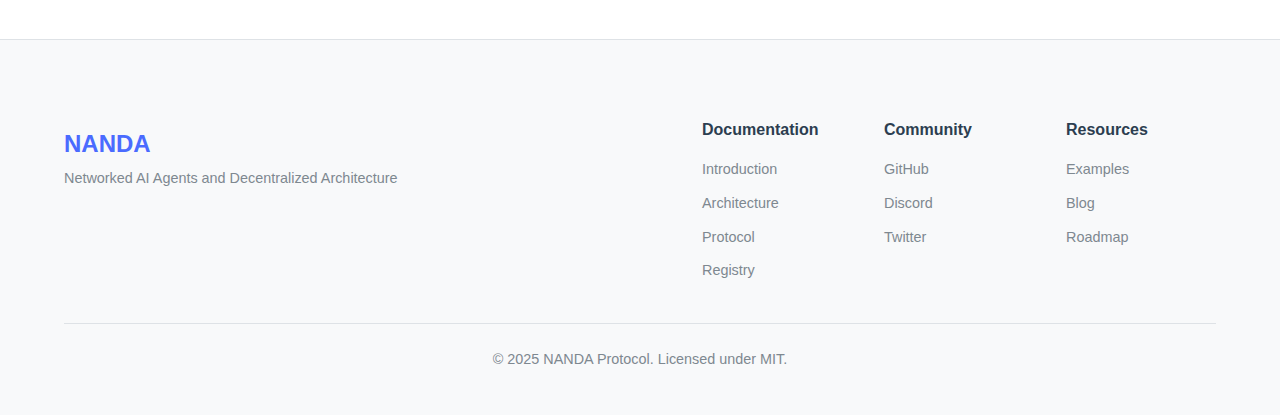
<file: faq.html>
<!DOCTYPE html>
<html lang="en">
<head>
    <meta charset="UTF-8">
    <meta name="viewport" content="width=device-width, initial-scale=1.0">
    <title>FAQ - NANDA Protocol</title>
    <link rel="stylesheet" href="assets/css/styles.css">
    <link rel="stylesheet" href="https://cdnjs.cloudflare.com/ajax/libs/font-awesome/6.5.1/css/all.min.css">
    <style>
        .faq-item {
            margin-bottom: 2rem;
            border-bottom: 1px solid var(--border-color);
            padding-bottom: 1.5rem;
        }
        .faq-item:last-child {
            border-bottom: none;
        }
        .faq-question {
            font-weight: 600;
            font-size: 1.2rem;
            color: var(--primary-color);
            margin-bottom: 0.75rem;
        }
        .comparison-table {
            width: 100%;
            border-collapse: collapse;
            margin: 2rem 0;
        }
        .comparison-table th {
            background-color: var(--background-dark);
            padding: 0.75rem;
            text-align: left;
        }
        .comparison-table td {
            padding: 0.75rem;
            border-bottom: 1px solid var(--border-color);
        }
        .comparison-table tr:last-child td {
            border-bottom: none;
        }
        .comparison-table tr:nth-child(even) {
            background-color: var(--background-light);
        }
        .aspect-column {
            font-weight: 600;
            width: 20%;
        }
        .feature-column {
            font-weight: 600;
            width: 15%;
        }
    </style>
</head>
<body>
    <header>
        <div class="container">
            <div class="header-content">
                <div class="logo">
                    <a href="index.html">
                        <h1>NANDA</h1>
                        <p>Networked AI Agents and Decentralized Architecture</p>
                    </a>
                </div>
                <nav>
                    <ul>
                        <li><a href="introduction.html">Introduction</a></li>
                        <li><a href="architecture.html">Architecture</a></li>
                        <li><a href="protocol.html">Protocol</a></li>
                        <li><a href="registry.html">Registry</a></li>
                        <li><a href="sdk.html">SDK</a></li>
                        <li><a href="host.html">Host</a></li>
                        <li class="active"><a href="faq.html">FAQ</a></li>
                        <li><a href="https://github.com/aidecentralized/nanda-servers" target="_blank">GitHub</a></li>
                    </ul>
                </nav>
            </div>
        </div>
    </header>

    <div class="page-content">
        <div class="container">
            <div class="sidebar">
                <h3>On This Page</h3>
                <ul>
                    <li><a href="#general-faq">General FAQ</a></li>
                    <li><a href="#protocols">Protocol Comparison</a></li>
                    <li><a href="#capabilities">Core Capabilities</a></li>
                    <li><a href="#participation">Participation & Future</a></li>
                </ul>
            </div>
            
            <div class="main-content">
                <h1 id="general-faq">NANDA Frequently Asked Questions (FAQs)</h1>
                
                <p class="intro-text">Find answers to commonly asked questions about the NANDA protocol, its implementation, and use cases.</p>
                
                <div class="faq-section">
                    <div class="faq-item">
                        <div class="faq-question">1. What is NANDA?</div>
                        <div class="faq-answer">
                            <p>NANDA (Networked AI Agents in Decentralized Architecture) is an open-source protocol infrastructure that enables AI agents to discover, communicate, and transact in a decentralized, verifiable, and trustworthy way. It goes beyond agent communication by building the equivalent of the Web for AI agents—an ecosystem governed by registries, search protocols, identity certificates, and transaction standards.</p>
                        </div>
                    </div>
                    
                    <div class="faq-item">
                        <div class="faq-question">2. How is NANDA different from MCP or Google A2A?</div>
                        <div class="faq-answer">
                            <p>NANDA differs from both Model Context Protocol (MCP) and Google's Agent-to-Agent (A2A) in terms of focus, architecture, and design philosophy:</p>
                            <table class="comparison-table">
                                <thead>
                                    <tr>
                                        <th class="feature-column">Feature</th>
                                        <th>MCP</th>
                                        <th>A2A</th>
                                        <th>NANDA</th>
                                    </tr>
                                </thead>
                                <tbody>
                                    <tr>
                                        <td class="feature-column">Focus</td>
                                        <td>Interface between agents and tools (APIs, databases)</td>
                                        <td>Secure messaging between agents</td>
                                        <td>Ecosystem infrastructure for decentralized agents</td>
                                    </tr>
                                    <tr>
                                        <td class="feature-column">Purpose</td>
                                        <td>Enable assistants to use external tools</td>
                                        <td>Allow agents to delegate, negotiate, and collaborate</td>
                                        <td>Build a registry-based Web of Agents with discovery, auth, trace, and marketplaces</td>
                                    </tr>
                                    <tr>
                                        <td class="feature-column">Scope</td>
                                        <td>Tool and data context access</td>
                                        <td>Agent-to-agent communication</td>
                                        <td>Agent discovery, identity, verifiability, search, transaction layers</td>
                                    </tr>
                                </tbody>
                            </table>
                            
                            <h3 class="subsection-title">NANDA vs Google A2A: Detailed Comparison</h3>
                            <p>While both NANDA and Google A2A aim to enable agent communication, they have fundamental architectural differences:</p>
                            
                            <table class="comparison-table">
                                <thead>
                                    <tr>
                                        <th class="aspect-column">Aspect</th>
                                        <th>NANDA</th>
                                        <th>Google A2A</th>
                                    </tr>
                                </thead>
                                <tbody>
                                    <tr>
                                        <td class="aspect-column">Control & Hosting</td>
                                        <td>Decentralized, self-hosted</td>
                                        <td>Cloud-first, enterprise controlled</td>
                                    </tr>
                                    <tr>
                                        <td class="aspect-column">Design Philosophy</td>
                                        <td>Open, user-owned</td>
                                        <td>SaaS/Enterprise integration</td>
                                    </tr>
                                    <tr>
                                        <td class="aspect-column">Registry Model</td>
                                        <td>Federated, local registries</td>
                                        <td>Centralized or vendor-backed</td>
                                    </tr>
                                    <tr>
                                        <td class="aspect-column">Governance</td>
                                        <td>Community-driven via MIT</td>
                                        <td>Google and select partners</td>
                                    </tr>
                                    <tr>
                                        <td class="aspect-column">Audience</td>
                                        <td>Hackers, researchers, open-source</td>
                                        <td>Enterprise IT and cloud vendors</td>
                                    </tr>
                                    <tr>
                                        <td class="aspect-column">Core Use Case</td>
                                        <td>Cross-domain p2p agent ecosystems</td>
                                        <td>Streamlined enterprise workflows</td>
                                    </tr>
                                </tbody>
                            </table>
                            
                            <div class="info-box">
                                <i class="fas fa-info-circle"></i>
                                <div>
                                    <p>NANDA's focus on decentralization and open ecosystems makes it particularly valuable for applications requiring sovereignty, privacy, and cross-organizational collaboration without central control. It can complement both MCP (for tool integration) and A2A (for communication) by providing the infrastructure layer for discovery, verification, and trust.</p>
                                </div>
                            </div>
                        </div>
                    </div>
                    
                    <div class="faq-item">
                        <div class="faq-question">3. Is NANDA centralized?</div>
                        <div class="faq-answer">
                            <p>No. NANDA is designed to be fully decentralized, enabling any individual, company, or institution to host their own:</p>
                            <ul>
                                <li>Agent registry (like DNS for agents)</li>
                                <li>Local agent node</li>
                                <li>Application-specific search layer</li>
                                <li>Verifiability and trace infrastructure</li>
                            </ul>
                            <p>It mitigates centralized bottlenecks while enabling global interoperability.</p>
                        </div>
                    </div>
                    
                    <div class="faq-item" id="capabilities">
                        <div class="faq-question">4. What are the core capabilities of NANDA?</div>
                        <div class="faq-answer">
                            <ul>
                                <li><strong>Discovery:</strong> Decentralized mechanisms for agents to find each other.</li>
                                <li><strong>Search Functionality:</strong> Distributed knowledge querying.</li>
                                <li><strong>Authentication:</strong> Secure identity verification protocols.</li>
                                <li><strong>Trace:</strong> Verifiable accountability for agent-to-agent interactions.</li>
                                <li><strong>Certificates:</strong> Identity attestations for secure recognition and interaction.</li>
                                <li><strong>Agent Registry:</strong> Modular, federated infrastructure for agent publishing, metadata, and reputation.</li>
                                <li><strong>Transaction Framework:</strong> Support for agent-to-agent service agreements and monetization.</li>
                            </ul>
                        </div>
                    </div>
                    
                    <div class="faq-item">
                        <div class="faq-question">5. Who is NANDA for?</div>
                        <div class="faq-answer">
                            <ul>
                                <li><strong>Developers & Researchers:</strong> Create decentralized, verifiable agent-based systems.</li>
                                <li><strong>Organizations:</strong> Host agents or registries for secure cross-domain automation.</li>
                                <li><strong>Startups:</strong> Build interoperable apps without relying on cloud monopolies.</li>
                                <li><strong>End Users:</strong> Leverage agents to perform tasks, collaborate, and learn on their behalf—safely and privately.</li>
                            </ul>
                        </div>
                    </div>
                    
                    <div class="faq-item">
                        <div class="faq-question">6. What is the relationship between NANDA and other agent technologies?</div>
                        <div class="faq-answer">
                            <p>NANDA provides the infrastructure for agent registries, search, identity, and trust. Other technologies like MCP or A2A provide communication or tool integration standards. NANDA can incorporate and extend these to create a self-organizing, interoperable Web of Agents.</p>
                        </div>
                    </div>
                    
                    <div class="faq-item">
                        <div class="faq-question">7. Who governs NANDA?</div>
                        <div class="faq-answer">
                            <p>NANDA is community-governed and incubated at MIT Media Lab. It evolves through open research, contribution-based working groups, and collaborations with academic and industry partners.</p>
                            <p>Founding Node Members include:</p>
                            <ul>
                                <li>MIT, Stanford, UCLA, University of Tokyo, MBZUAI, EPFL, UFRJ, and others</li>
                                <li>Industry collaborators like HCLTech, Mitsubishi Electric, Synergetics</li>
                            </ul>
                        </div>
                    </div>
                    
                    <div class="faq-item">
                        <div class="faq-question">8. What are some real-world use cases?</div>
                        <div class="faq-answer">
                            <ul>
                                <li><strong>Finance:</strong> Cross-institution fraud detection without centralizing sensitive data</li>
                                <li><strong>Education:</strong> AI tutors that collaborate across content sources with verifiability</li>
                                <li><strong>Healthcare:</strong> Coordinated diagnostics from local agents while preserving patient privacy</li>
                                <li><strong>E-Commerce:</strong> Shopping agents comparing options across vendor-owned catalogs</li>
                                <li><strong>Logistics:</strong> Planning delivery routes across decentralized agent networks</li>
                            </ul>
                        </div>
                    </div>
                    
                    <div class="faq-item">
                        <div class="faq-question">9. How does agent registration and reputation work?</div>
                        <div class="faq-answer">
                            <p>NANDA's registry system supports:</p>
                            <ul>
                                <li><strong>Certificates:</strong> Identity attestations from registries to verify agent authenticity</li>
                                <li><strong>SDK-based operations:</strong> Register/search/lookup via the NANDA SDK</li>
                                <li><strong>Custom registries:</strong> Organizations or individuals can run their own registry node</li>
                                <li><strong>Reputation tracking:</strong> Based on verifiable interactions and endorsements from other agents</li>
                            </ul>
                        </div>
                    </div>
                    
                    <div class="faq-item" id="participation">
                        <div class="faq-question">10. How do I participate or build with NANDA?</div>
                        <div class="faq-answer">
                            <p>You can:</p>
                            <ul>
                                <li>Host a NANDA registry or agent</li>
                                <li>Register an API, agent service, or app</li>
                                <li>Contribute to GitHub: <a href="https://github.com/aidecentralized/nanda-servers" target="_blank">github.com/aidecentralized/nanda-servers</a></li>
                                <li>Join working groups: Agentic AI, Edge AI, Privacy-preserving ML, etc.</li>
                                <li>Visit the demo: <a href="https://ui.nanda-registry.com" target="_blank">ui.nanda-registry.com</a></li>
                                <li>Learn more: <a href="https://NANDA.mit.edu" target="_blank">NANDA.mit.edu</a></li>
                            </ul>
                        </div>
                    </div>
                </div>
                
                <h2 id="protocols">Deployment & Production</h2>
                
                <div class="faq-section">
                    <div class="faq-item">
                        <div class="faq-question">12. Is NANDA production-ready?</div>
                        <div class="faq-answer">
                            <p>Yes, early deployments are already in use by partners like HCLTech, Mitsubishi Electric, and academic institutions. It is designed for gradual adoption—start with a single registry or agent and grow organically.</p>
                        </div>
                    </div>
                    
                    <div class="faq-item">
                        <div class="faq-question">14. Can I connect existing tools to NANDA?</div>
                        <div class="faq-answer">
                            <p>Yes. Existing APIs, tools, or data systems can be wrapped with agents and registered into the NANDA ecosystem for secure and interoperable interaction with other agents.</p>
                        </div>
                    </div>
                    
                    <div class="faq-item">
                        <div class="faq-question">15. What's next for NANDA?</div>
                        <div class="faq-answer">
                            <ul>
                                <li>SDK releases for easier agent onboarding</li>
                                <li>More decentralized registry deployments</li>
                                <li>Incentive layers for agent micropayments</li>
                                <li>Interop specs for bridging NANDA ↔ Google A2A</li>
                                <li>Continued research collaborations on agent economics, trust scoring, and privacy layers</li>
                            </ul>
                        </div>
                    </div>

                    <div class="faq-item">
                        <div class="faq-question">16. Can researchers and organizations contribute to NANDA?</div>
                        <div class="faq-answer">
                            <p>Yes. Researchers and professionals can contribute by joining open working groups, submitting pull requests on GitHub, hosting agents or registries, and collaborating on interoperability or policy research. Institutions can host registries or contribute data and infrastructure.</p>
                        </div>
                    </div>

                    <div class="faq-item">
                        <div class="faq-question">17. Can NANDA be hosted in any country?</div>
                        <div class="faq-answer">
                            <p>Yes. NANDA registries and agents can be hosted by volunteers or institutions in any jurisdiction, provided they adhere to NANDA's protocol standards and governance framework, which include open registration, verifiability, and privacy practices.</p>
                        </div>
                    </div>

                    <div class="faq-item">
                        <div class="faq-question">18. What's NANDA's roadmap for scale?</div>
                        <div class="faq-answer">
                            <p>The roadmap includes expanding academic and enterprise nodes globally, launching developer tools, forming regional agent marketplaces, and aligning with local regulatory bodies. Partners sought include public research labs, sovereign data hubs, and mission-aligned startups.</p>
                        </div>
                    </div>

                    <div class="faq-item">
                        <div class="faq-question">19. What is the UX vision for NANDA?</div>
                        <div class="faq-answer">
                            <p>Agent discovery and interaction will prioritize intuitive interfaces—e.g., agent directories, profiles, trust badges, conversation history—and allow users to inspect reputations, credentials, and trace logs before delegating sensitive tasks.</p>
                        </div>
                    </div>

                    <div class="faq-item">
                        <div class="faq-question">20. How is NANDA different from ACP or Aadhaar?</div>
                        <div class="faq-answer">
                            <p>ACP (Agent Communication Protocol) and Aadhaar (an identity system) are centralized. NANDA offers decentralized identity, verification, and communication that's portable across domains. NANDA's registry also includes reputation, traceability, and multi-agent interoperability by design.</p>
                        </div>
                    </div>

                    <div class="faq-item">
                        <div class="faq-question">21. What's NANDA's economic model?</div>
                        <div class="faq-answer">
                            <p>NANDA is infrastructure. Developers can layer business logic, including micropayments, subscriptions, or tokenized incentives. Transaction frameworks allow agents to monetize verified services through registry-approved agreements.</p>
                        </div>
                    </div>

                    <div class="faq-item">
                        <div class="faq-question">23. Can NANDA support peer-to-peer interoperability across borders?</div>
                        <div class="faq-answer">
                            <p>Yes. NANDA's protocol stack supports agent communication across jurisdictions, with registry-based verification and agent metadata enabling trust layers and compliance.</p>
                        </div>
                    </div>

                    <div class="faq-item">
                        <div class="faq-question">24. Is a registry already live, and how are agents verified?</div>
                        <div class="faq-answer">
                            <p>Yes. The NANDA Registry demo is live (ui.nanda-registry.com). Agents register with credentials, metadata, and certifiable behavior logs. The system supports flagging, scoring, and reputation decay for bad-faith actors.</p>
                        </div>
                    </div>

                    <div class="faq-item">
                        <div class="faq-question">25. How does NANDA support privacy and compliance?</div>
                        <div class="faq-answer">
                            <p>NANDA integrates decentralized identity, encrypted communication, and audit trails. Deployments can align with GDPR or other data protection laws by localizing data flow and using trusted execution environments or local inference.</p>
                        </div>
                    </div>

                    <div class="faq-item">
                        <div class="faq-question">26. How is traceability designed with MCP nodes?</div>
                        <div class="faq-answer">
                            <p>NANDA allows agents to trace interaction chains via registry-backed logs. Local MCP servers may carry more trust weight than remote ones, which is reflected in risk scores and reputation metrics.</p>
                        </div>
                    </div>

                    <div class="faq-item">
                        <div class="faq-question">27. Does NANDA support DIDs and blockchain?</div>
                        <div class="faq-answer">
                            <p>Yes. NANDA registries are compatible with decentralized identifiers (DIDs) and can integrate with SSI standards via networks like Hyperledger or Sovrin to anchor identity and claims.</p>
                        </div>
                    </div>

                    <div class="faq-item">
                        <div class="faq-question">28. Will NANDA support long-term memory for agents?</div>
                        <div class="faq-answer">
                            <p>Yes. Agents can persist memory locally or on secure distributed stores, with registry coordination to sync summaries, conversation metadata, and interaction history across sessions.</p>
                        </div>
                    </div>

                    <div class="faq-item">
                        <div class="faq-question">29. How will autonomous agents participate in governance?</div>
                        <div class="faq-answer">
                            <p>NANDA supports staking-based governance, policy modules, and cryptographic attestations. Autonomous agents can propose changes, vote, or delegate decisions in multi-party protocols—while human oversight and value alignment layers remain mandatory.</p>
                        </div>
                    </div>

                    <div class="faq-item">
                        <div class="faq-question">30. Where is the NANDA codebase?</div>
                        <div class="faq-answer">
                            <p>The open-source repository is hosted at <a href="https://github.com/aidecentralized/nanda-servers" target="_blank">https://github.com/aidecentralized/nanda-servers</a>, which includes SDKs, registry APIs, and deployment tooling.</p>
                        </div>
                    </div>

                    <div class="faq-item">
                        <div class="faq-question">31. Is NANDA usable by end-users today?</div>
                        <div class="faq-answer">
                            <p>Yes, in pilot form. Users can connect to registry demos, deploy local agents, and join public agent networks using the SDK. Mainstream adoption will follow improved tooling and UI layers.</p>
                        </div>
                    </div>
                </div>
                
                <div style="background-color: #f8f9fa; padding: 3rem 2rem; border-radius: 8px; margin-top: 3rem;">
                    <div style="display: flex; flex-direction: row; align-items: center; justify-content: space-between; gap: 2rem; flex-wrap: wrap;">
                        <div style="flex: 1; min-width: 300px; text-align: left;">
                            <h2 style="font-size: 1.5rem; margin-bottom: 1rem; line-height: 1.4;">NANDA is not just a technology—<br>it's a movement toward decentralized, trusted, and agentic AI.<br>Join us in building the next layer of the Internet:<br>the Web of Agents.</h2>
                        </div>
                        <div style="display: flex; flex-wrap: wrap; gap: 1rem; justify-content: center;">
                            <a href="https://NANDA.mit.edu" target="_blank" class="btn primary" style="background-color: #A31F34; color: white; padding: 0.75rem 1.5rem; border-radius: 8px; font-weight: 600; display: inline-flex; align-items: center; gap: 0.5rem; min-width: 200px; justify-content: center;">
                                <i class="fas fa-globe"></i> NANDA.mit.edu
                            </a>
                            <a href="https://github.com/aidecentralized/nanda-servers" target="_blank" class="btn" style="background-color: white; color: #333; border: 1px solid #dee2e6; padding: 0.75rem 1.5rem; border-radius: 8px; font-weight: 600; display: inline-flex; align-items: center; gap: 0.5rem; min-width: 200px; justify-content: center;">
                                <i class="fab fa-github"></i> GitHub
                            </a>
                            <a href="https://NANDA.mit.edu/working-groups" target="_blank" class="btn" style="background-color: white; color: #333; border: 1px solid #dee2e6; padding: 0.75rem 1.5rem; border-radius: 8px; font-weight: 600; display: inline-flex; align-items: center; gap: 0.5rem; min-width: 200px; justify-content: center;">
                                <i class="fas fa-users"></i> Join Working Groups
                            </a>
                        </div>
                    </div>
                </div>
            </div>
        </div>
    </div>

    <footer>
        <div class="container">
            <div class="footer-content">
                <div class="footer-logo">
                    <h2>NANDA</h2>
                    <p>Networked AI Agents and Decentralized Architecture</p>
                </div>
                <div class="footer-links">
                    <div class="footer-column">
                        <h3>Documentation</h3>
                        <ul>
                            <li><a href="introduction.html">Introduction</a></li>
                            <li><a href="architecture.html">Architecture</a></li>
                            <li><a href="protocol.html">Protocol</a></li>
                            <li><a href="registry.html">Registry</a></li>
                        </ul>
                    </div>
                    <div class="footer-column">
                        <h3>Community</h3>
                        <ul>
                            <li><a href="https://github.com/aidecentralized/nanda-servers" target="_blank">GitHub</a></li>
                            <li><a href="https://discord.gg/nanda-protocol" target="_blank">Discord</a></li>
                            <li><a href="https://twitter.com/nandaprotocol" target="_blank">Twitter</a></li>
                        </ul>
                    </div>
                    <div class="footer-column">
                        <h3>Resources</h3>
                        <ul>
                            <li><a href="examples.html">Examples</a></li>
                            <li><a href="blog.html">Blog</a></li>
                            <li><a href="roadmap.html">Roadmap</a></li>
                        </ul>
                    </div>
                </div>
            </div>
            <div class="footer-bottom">
                <p>&copy; 2025 NANDA Protocol. Licensed under MIT.</p>
            </div>
        </div>
    </footer>

    <script src="assets/js/main.js"></script>
</body>
</html>
</file>
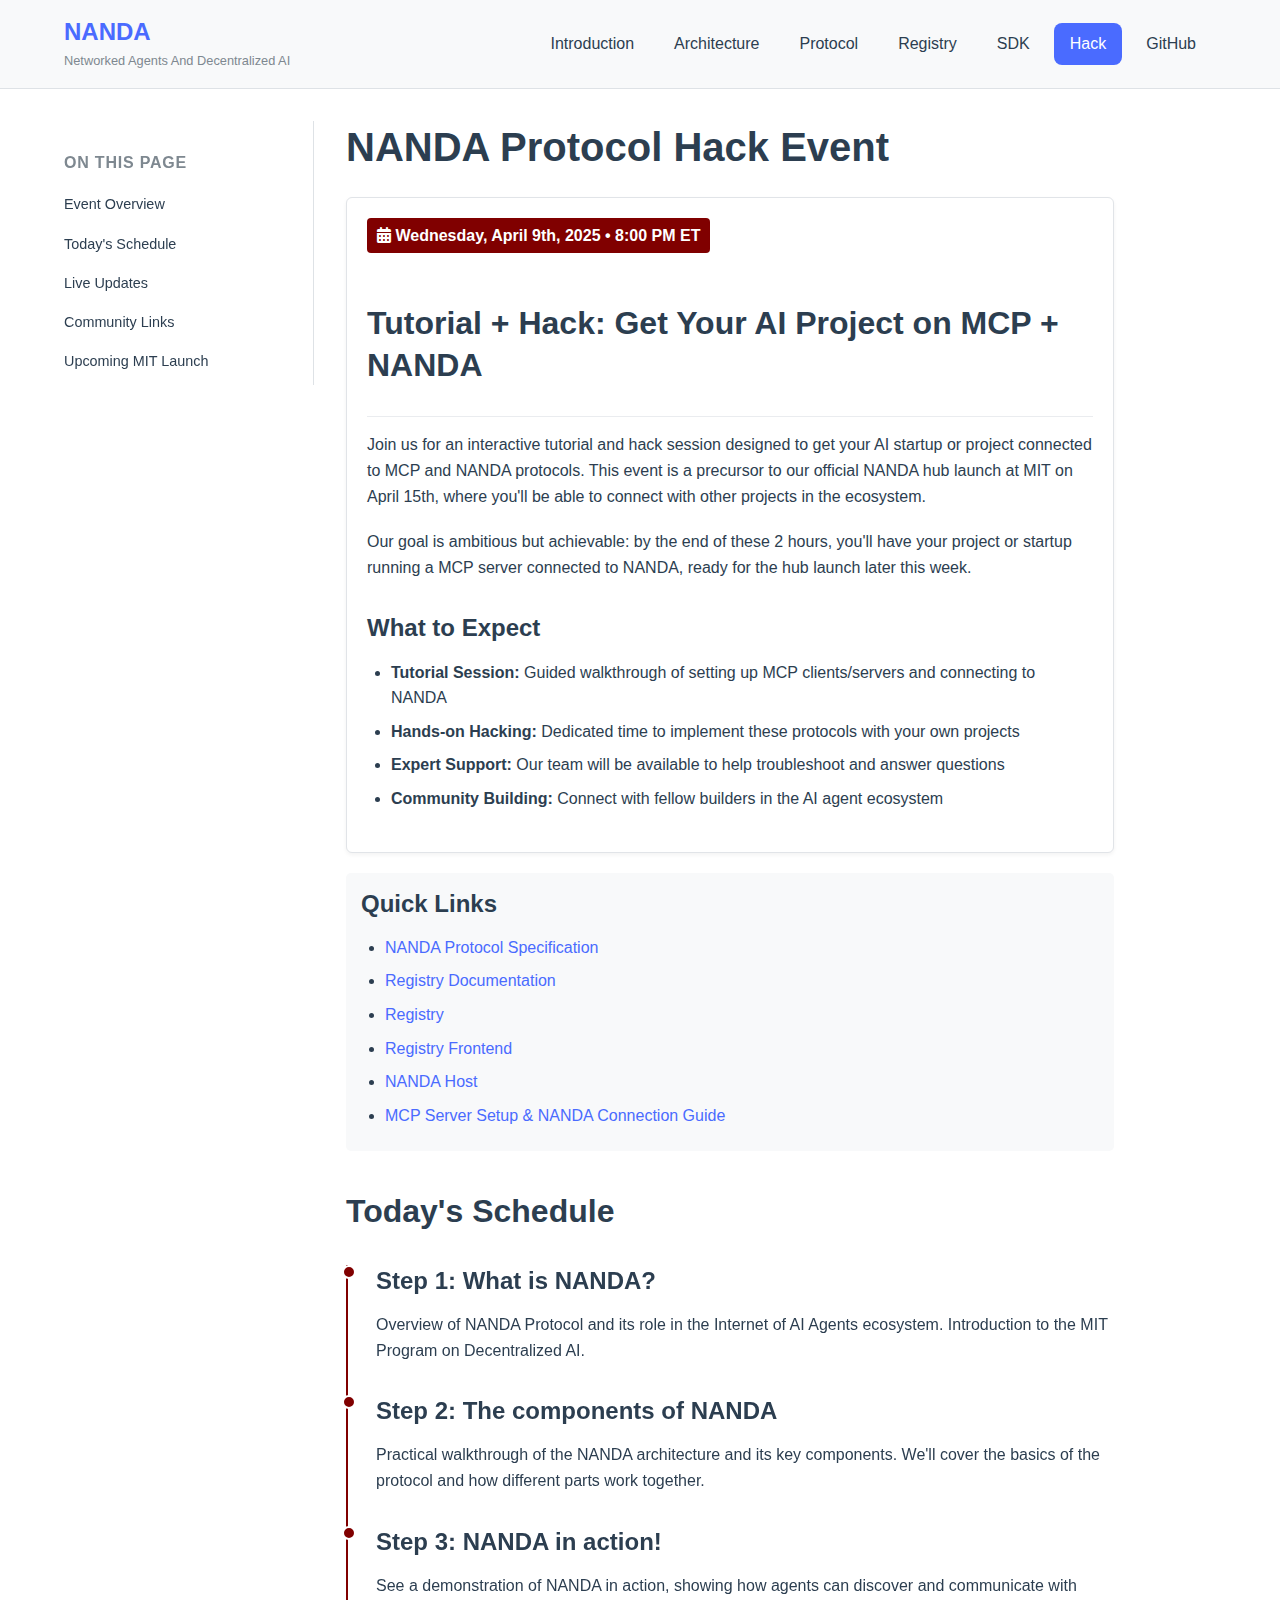
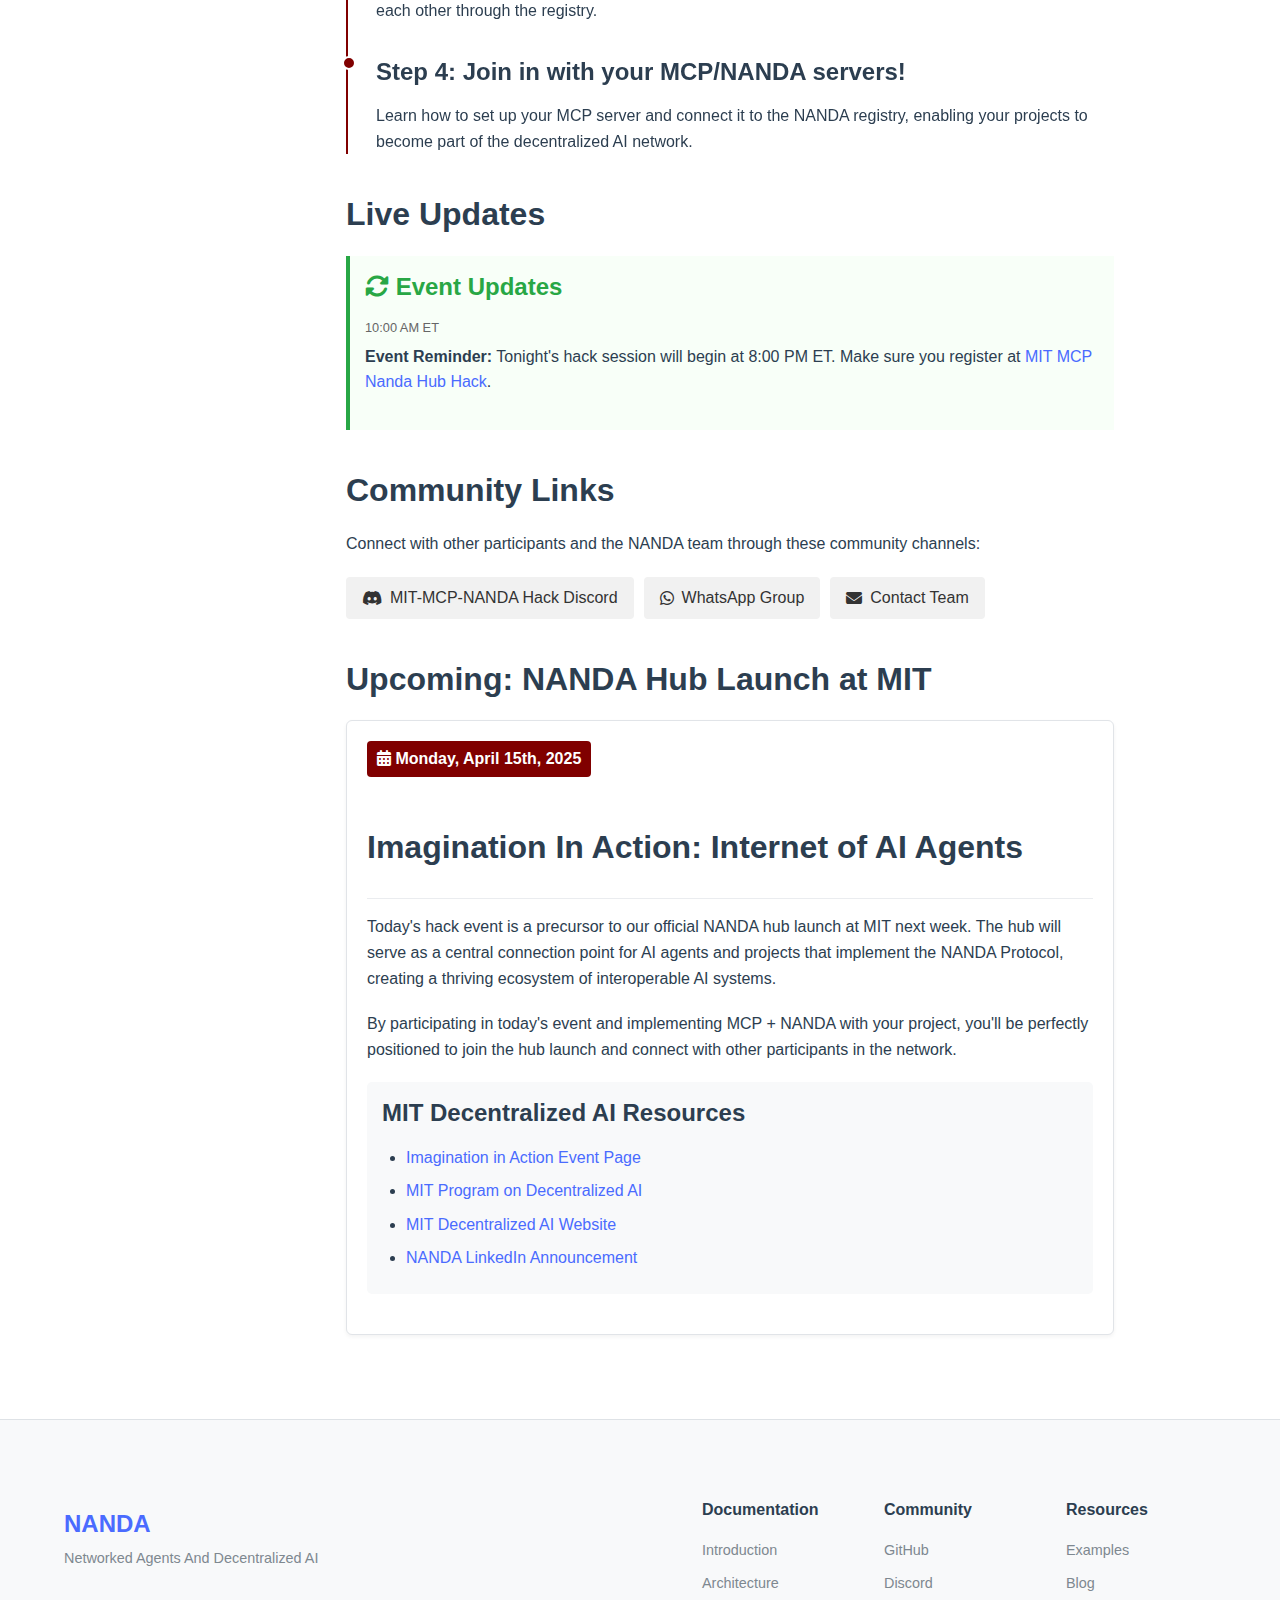
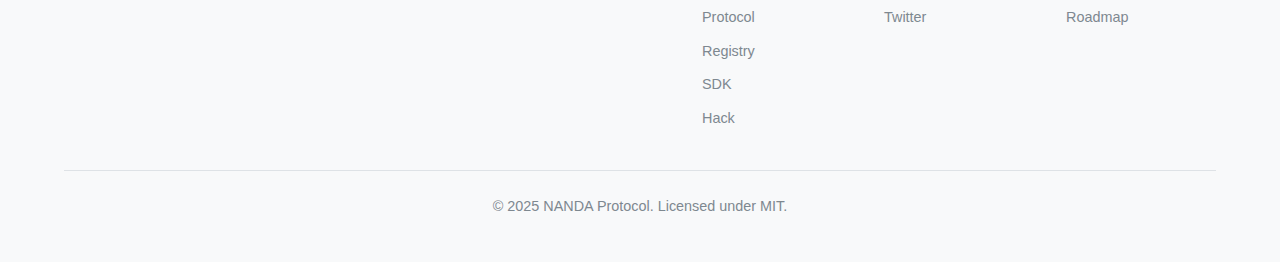
<file: hack.html>
<!DOCTYPE html>
<html lang="en">
<head>
    <meta charset="UTF-8">
    <meta name="viewport" content="width=device-width, initial-scale=1.0">
    <title>Hack - NANDA Protocol</title>
    <link rel="stylesheet" href="assets/css/styles.css">
    <link rel="stylesheet" href="https://cdnjs.cloudflare.com/ajax/libs/font-awesome/6.5.1/css/all.min.css">
    <style>
        /* Custom styles for hack event page */
        .event-card {
            background-color: #fff;
            border: 1px solid #e1e4e8;
            border-radius: 6px;
            margin-bottom: 20px;
            padding: 20px;
            box-shadow: 0 2px 4px rgba(0,0,0,0.05);
        }
        
        .event-header {
            margin-bottom: 15px;
            border-bottom: 1px solid #eaecef;
            padding-bottom: 10px;
        }
        
        .event-time {
            background-color: #800000;
            color: white;
            display: inline-block;
            padding: 5px 10px;
            border-radius: 4px;
            margin-bottom: 10px;
            font-weight: bold;
        }
        
        .event-links {
            background-color: #f8f9fa;
            padding: 15px;
            border-radius: 5px;
            margin: 20px 0;
        }
        
        .event-links h3 {
            margin-top: 0;
        }
        
        .event-links ul {
            margin-bottom: 0;
        }
        
        .timeline {
            position: relative;
            padding-left: 30px;
            margin: 30px 0;
        }
        
        .timeline::before {
            content: '';
            position: absolute;
            left: 0;
            top: 0;
            bottom: 0;
            width: 2px;
            background-color: #800000;
        }
        
        .timeline-item {
            position: relative;
            margin-bottom: 30px;
        }
        
        .timeline-item::before {
            content: '';
            position: absolute;
            left: -34px;
            top: 0;
            width: 10px;
            height: 10px;
            border-radius: 50%;
            background-color: #800000;
            border: 2px solid white;
        }
        
        .timeline-time {
            font-weight: bold;
            color: #800000;
            margin-bottom: 5px;
        }
        
        .live-updates {
            background-color: #f8fff8;
            border-left: 4px solid #28a745;
            padding: 15px;
            margin: 20px 0;
        }
        
        .live-updates h3 {
            margin-top: 0;
            color: #28a745;
        }
        
        .update-item {
            margin-bottom: 15px;
            padding-bottom: 15px;
            border-bottom: 1px dashed #e1e4e8;
        }
        
        .update-item:last-child {
            margin-bottom: 0;
            padding-bottom: 0;
            border-bottom: none;
        }
        
        .update-time {
            font-size: 0.8em;
            color: #666;
            margin-bottom: 5px;
        }
        
        .resource-grid {
            display: grid;
            grid-template-columns: repeat(auto-fill, minmax(250px, 1fr));
            gap: 20px;
            margin: 30px 0;
        }
        
        .resource-card {
            background-color: #f8f9fa;
            padding: 20px;
            border-radius: 8px;
            box-shadow: 0 2px 4px rgba(0,0,0,0.05);
            display: flex;
            flex-direction: column;
            height: 100%;
        }
        
        .resource-card h3 {
            margin-top: 0;
            margin-bottom: 10px;
            color: #343a40;
        }
        
        .resource-card p {
            flex-grow: 1;
            margin-bottom: 15px;
        }
        
        .resource-link {
            display: inline-block;
            padding: 8px 16px;
            background-color: #800000;
            color: white;
            text-decoration: none;
            border-radius: 4px;
            text-align: center;
            transition: background-color 0.2s;
        }
        
        .resource-link:hover {
            background-color: #600000;
        }
        
        .community-links {
            display: flex;
            flex-wrap: wrap;
            gap: 10px;
            margin-top: 20px;
        }
        
        .community-link {
            display: flex;
            align-items: center;
            padding: 8px 16px;
            background-color: #f1f1f1;
            color: #333;
            text-decoration: none;
            border-radius: 4px;
        }
        
        .community-link i {
            margin-right: 8px;
        }
    </style>
</head>
<body>
    <header>
        <div class="container">
            <div class="header-content">
                <div class="logo">
                    <a href="index.html">
                        <h1>NANDA</h1>
                        <p>Networked Agents And Decentralized AI</p>
                    </a>
                </div>
                <nav>
                    <ul>
                        <li><a href="introduction.html">Introduction</a></li>
                        <li><a href="architecture.html">Architecture</a></li>
                        <li><a href="protocol.html">Protocol</a></li>
                        <li><a href="registry.html">Registry</a></li>
                        <li><a href="sdk.html">SDK</a></li>
                        <li class="active"><a href="hack.html">Hack</a></li>
                        <li><a href="https://github.com/aidecentralized/nanda-servers" target="_blank">GitHub</a></li>
                    </ul>
                </nav>
            </div>
        </div>
    </header>

    <div class="page-content">
        <div class="container">
            <div class="sidebar">
                <h3>On This Page</h3>
                <ul>
                    <li><a href="#overview">Event Overview</a></li>
                    <li><a href="#schedule">Today's Schedule</a></li>
                    <li><a href="#updates">Live Updates</a></li>
                    <li><a href="#community">Community Links</a></li>
                    <li><a href="#upcoming">Upcoming MIT Launch</a></li>
                </ul>
            </div>
            
            <div class="main-content">
                <h1 id="overview">NANDA Protocol Hack Event</h1>
                
                <div class="event-card">
                    <div class="event-header">
                        <div class="event-time">
                            <i class="fas fa-calendar-alt"></i> Wednesday, April 9th, 2025 • 8:00 PM ET
                        </div>
                        <h2>Tutorial + Hack: Get Your AI Project on MCP + NANDA</h2>
                    </div>
                    
                    <p class="intro-text">Join us for an interactive tutorial and hack session designed to get your AI startup or project connected to MCP and NANDA protocols. This event is a precursor to our official NANDA hub launch at MIT on April 15th, where you'll be able to connect with other projects in the ecosystem.</p>
                    
                    <p>Our goal is ambitious but achievable: by the end of these 2 hours, you'll have your project or startup running a MCP server connected to NANDA, ready for the hub launch later this week.</p>
                    
                    <div class="event-description">
                        <h3>What to Expect</h3>
                        <ul>
                            <li><strong>Tutorial Session:</strong> Guided walkthrough of setting up MCP clients/servers and connecting to NANDA</li>
                            <li><strong>Hands-on Hacking:</strong> Dedicated time to implement these protocols with your own projects</li>
                            <li><strong>Expert Support:</strong> Our team will be available to help troubleshoot and answer questions</li>
                            <li><strong>Community Building:</strong> Connect with fellow builders in the AI agent ecosystem</li>
                        </ul>
                    </div>
                </div>
                
                <div class="event-links">
                    <h3>Quick Links</h3>
                    <ul>
                        <li><a href="https://github.com/aidecentralized/specification/blob/main/schema/2025-03-26/schema.ts" target="_blank">NANDA Protocol Specification</a></li>
                        <li><a href="https://github.com/rishi-s8/nanda-hack-readmes" target="_blank">Registry Documentation</a></li>
                        <li><a href="https://nanda-registry.com/" target="_blank">Registry</a></li>
                        <li><a href="https://ui.nanda-registry.com" target="_blank">Registry Frontend</a></li>
                        <li><a href="https://main.dayer1hj1pz2p.amplifyapp.com" target="_blank">NANDA Host</a></li>
                        <li><a href="https://github.com/aidecentralized/nanda-servers" target="_blank">MCP Server Setup & NANDA Connection Guide</a></li>
                    </ul>
                </div>
                
                <h2 id="schedule">Today's Schedule</h2>
                
                <div class="timeline">
                    <div class="timeline-item">
                        <div class="timeline-content">
                            <h3>Step 1: What is NANDA?</h3>
                            <p>Overview of NANDA Protocol and its role in the Internet of AI Agents ecosystem. Introduction to the MIT Program on Decentralized AI.</p>
                        </div>
                    </div>
                    
                    <div class="timeline-item">
                        <div class="timeline-content">
                            <h3>Step 2: The components of NANDA</h3>
                            <p>Practical walkthrough of the NANDA architecture and its key components. We'll cover the basics of the protocol and how different parts work together.</p>
                        </div>
                    </div>
                    
                    <div class="timeline-item">
                        <div class="timeline-content">
                            <h3>Step 3: NANDA in action!</h3>
                            <p>See a demonstration of NANDA in action, showing how agents can discover and communicate with each other through the registry.</p>
                        </div>
                    </div>
                    
                    <div class="timeline-item">
                        <div class="timeline-content">
                            <h3>Step 4: Join in with your MCP/NANDA servers!</h3>
                            <p>Learn how to set up your MCP server and connect it to the NANDA registry, enabling your projects to become part of the decentralized AI network.</p>
                        </div>
                    </div>
                </div>
                
                <h2 id="updates">Live Updates</h2>
                
                <div class="live-updates">
                    <h3><i class="fas fa-sync-alt"></i> Event Updates</h3>
                    
                    <div class="update-item">
                        <div class="update-time">10:00 AM ET</div>
                        <div class="update-content">
                            <p><strong>Event Reminder:</strong> Tonight's hack session will begin at 8:00 PM ET. Make sure you register at <a href="https://lu.ma/i2tkdv7l?tk=EI4qR3" target="_blank">MIT MCP Nanda Hub Hack</a>.</p>
                        </div>
                    </div>
                </div>
                
                <h2 id="community">Community Links</h2>
                
                <p>Connect with other participants and the NANDA team through these community channels:</p>
                
                <div class="community-links">
                    <a href="https://discord.gg/d4fBgfuZ" target="_blank" class="community-link">
                        <i class="fab fa-discord"></i> MIT-MCP-NANDA Hack Discord
                    </a>
                    
                    <a href="https://chat.whatsapp.com/KPKFFspLDSK0lXnYtPip1s" target="_blank" class="community-link">
                        <i class="fab fa-whatsapp"></i> WhatsApp Group
                    </a>
                    
                    <a href="mailto:dec-ai@media.mit.edu" class="community-link">
                        <i class="fas fa-envelope"></i> Contact Team
                    </a>
                </div>
                
                <h2 id="upcoming">Upcoming: NANDA Hub Launch at MIT</h2>
                
                <div class="event-card">
                    <div class="event-header">
                        <div class="event-time">
                            <i class="fas fa-calendar-alt"></i> Monday, April 15th, 2025
                        </div>
                        <h2>Imagination In Action: Internet of AI Agents</h2>
                    </div>
                    
                    <p>Today's hack event is a precursor to our official NANDA hub launch at MIT next week. The hub will serve as a central connection point for AI agents and projects that implement the NANDA Protocol, creating a thriving ecosystem of interoperable AI systems.</p>
                    
                    <p>By participating in today's event and implementing MCP + NANDA with your project, you'll be perfectly positioned to join the hub launch and connect with other participants in the network.</p>
                    
                    <div class="event-links">
                        <h3>MIT Decentralized AI Resources</h3>
                        <ul>
                            <li><a href="https://www.imaginationinaction.co/business2025" target="_blank">Imagination in Action Event Page</a></li>
                            <li><a href="https://www.media.mit.edu/projects/decentralized-ai/overview/" target="_blank">MIT Program on Decentralized AI</a></li>
                            <li><a href="https://mitdecai.org/" target="_blank">MIT Decentralized AI Website</a></li>
                            <li><a href="https://www.linkedin.com/feed/update/urn:li:activity:7298540438133616640/" target="_blank">NANDA LinkedIn Announcement</a></li>
                        </ul>
                    </div>
                </div>
            </div>
        </div>
    </div>

    <footer>
        <div class="container">
            <div class="footer-content">
                <div class="footer-logo">
                    <h2>NANDA</h2>
                    <p>Networked Agents And Decentralized AI</p>
                </div>
                <div class="footer-links">
                    <div class="footer-column">
                        <h3>Documentation</h3>
                        <ul>
                            <li><a href="introduction.html">Introduction</a></li>
                            <li><a href="architecture.html">Architecture</a></li>
                            <li><a href="protocol.html">Protocol</a></li>
                            <li><a href="registry.html">Registry</a></li>
                            <li><a href="sdk.html">SDK</a></li>
                            <li><a href="hack.html">Hack</a></li>
                        </ul>
                    </div>
                    <div class="footer-column">
                        <h3>Community</h3>
                        <ul>
                            <li><a href="https://github.com/aidecentralized/nanda-servers" target="_blank">GitHub</a></li>
                            <li><a href="https://discord.gg/d4fBgfuZ" target="_blank">Discord</a></li>
                            <li><a href="https://twitter.com/nandaprotocol" target="_blank">Twitter</a></li>
                        </ul>
                    </div>
                    <div class="footer-column">
                        <h3>Resources</h3>
                        <ul>
                            <li><a href="examples.html">Examples</a></li>
                            <li><a href="blog.html">Blog</a></li>
                            <li><a href="roadmap.html">Roadmap</a></li>
                        </ul>
                    </div>
                </div>
            </div>
            <div class="footer-bottom">
                <p>&copy; 2025 NANDA Protocol. Licensed under MIT.</p>
            </div>
        </div>
    </footer>

    <script src="assets/js/main.js"></script>
</body>
</html>
</file>
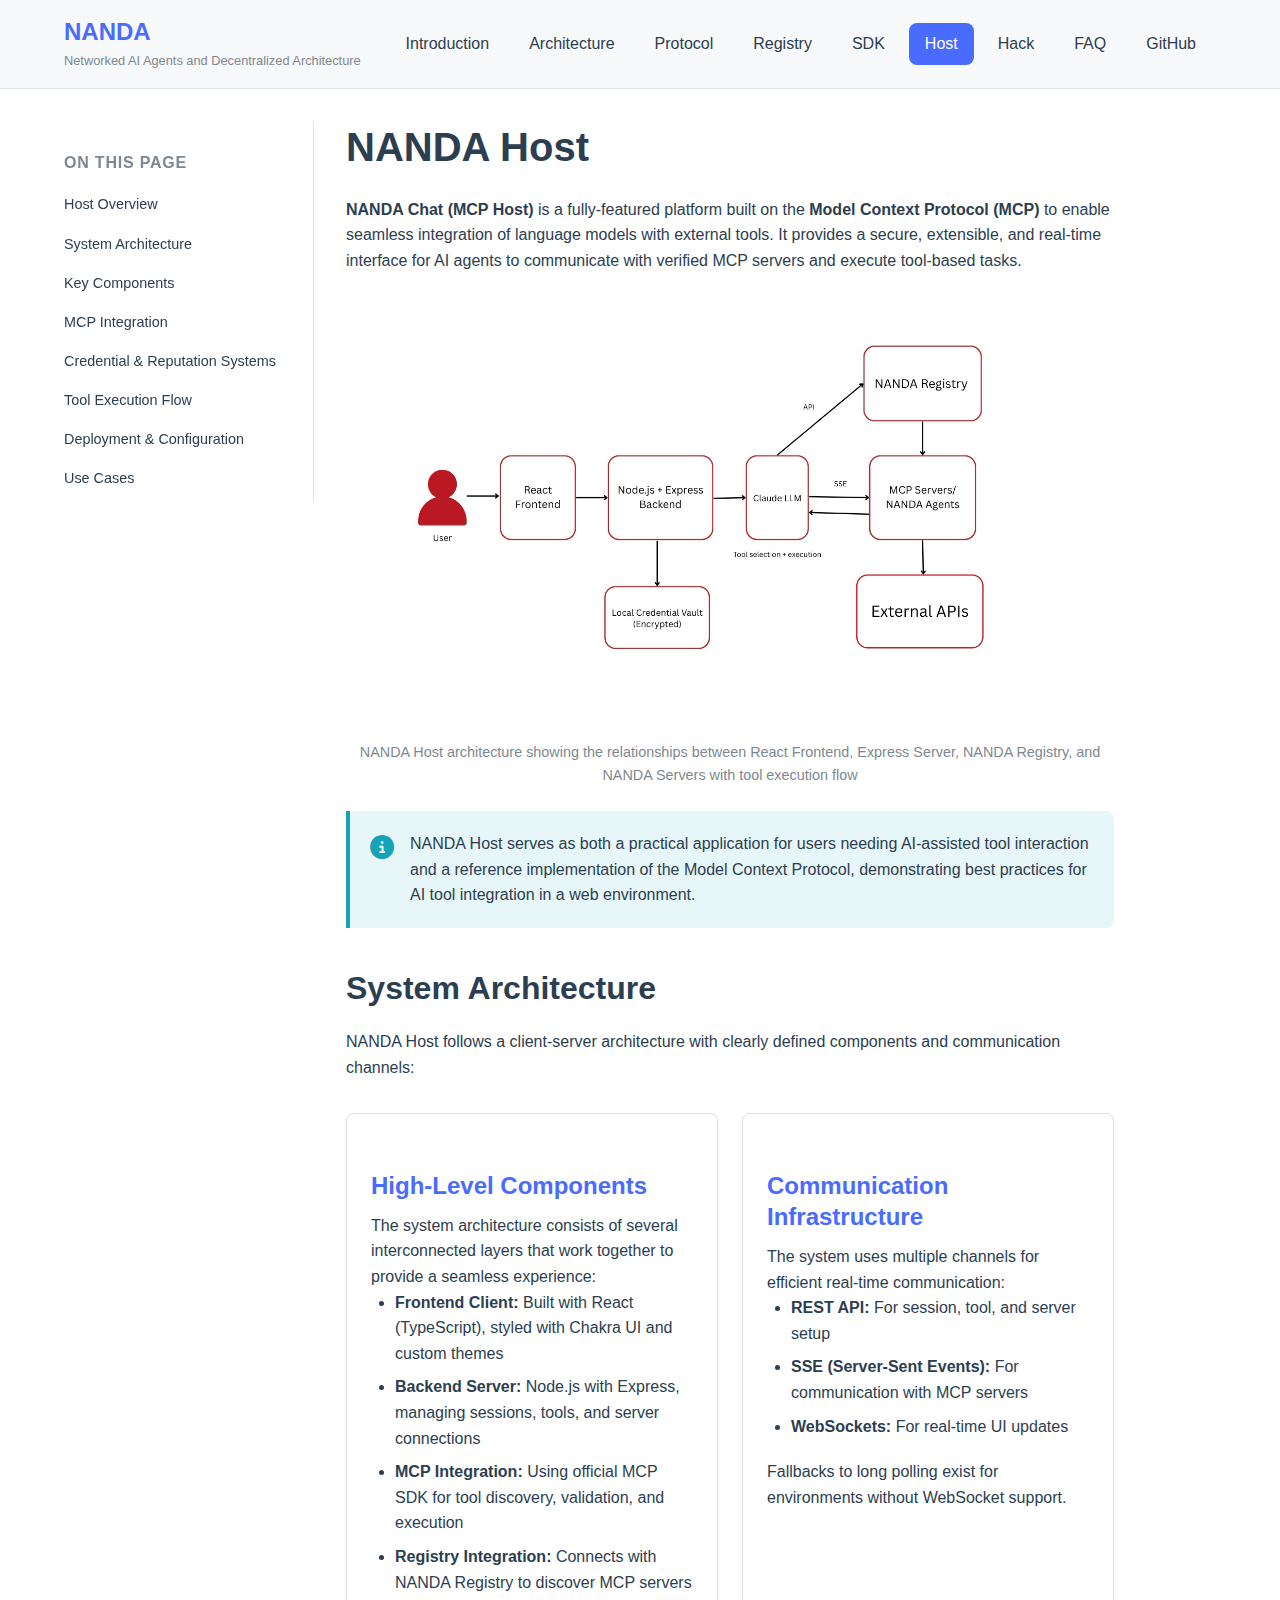
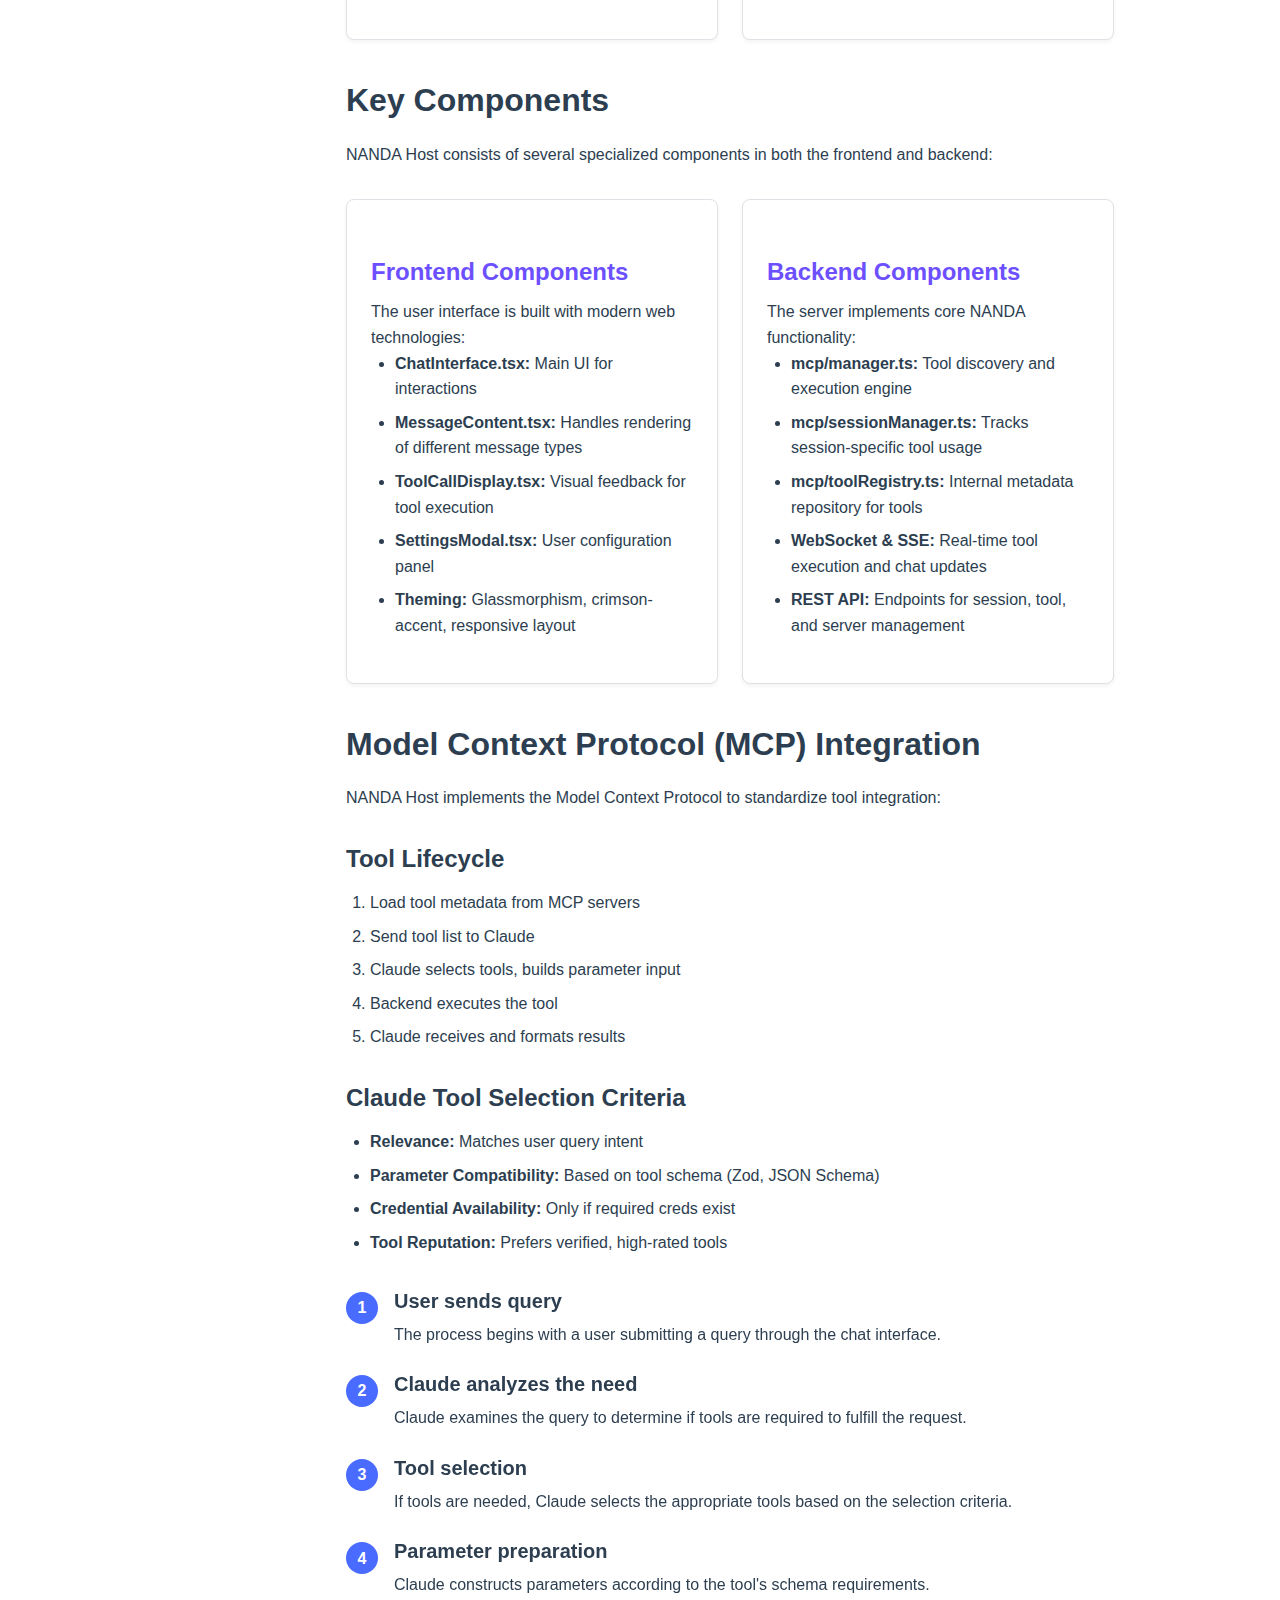
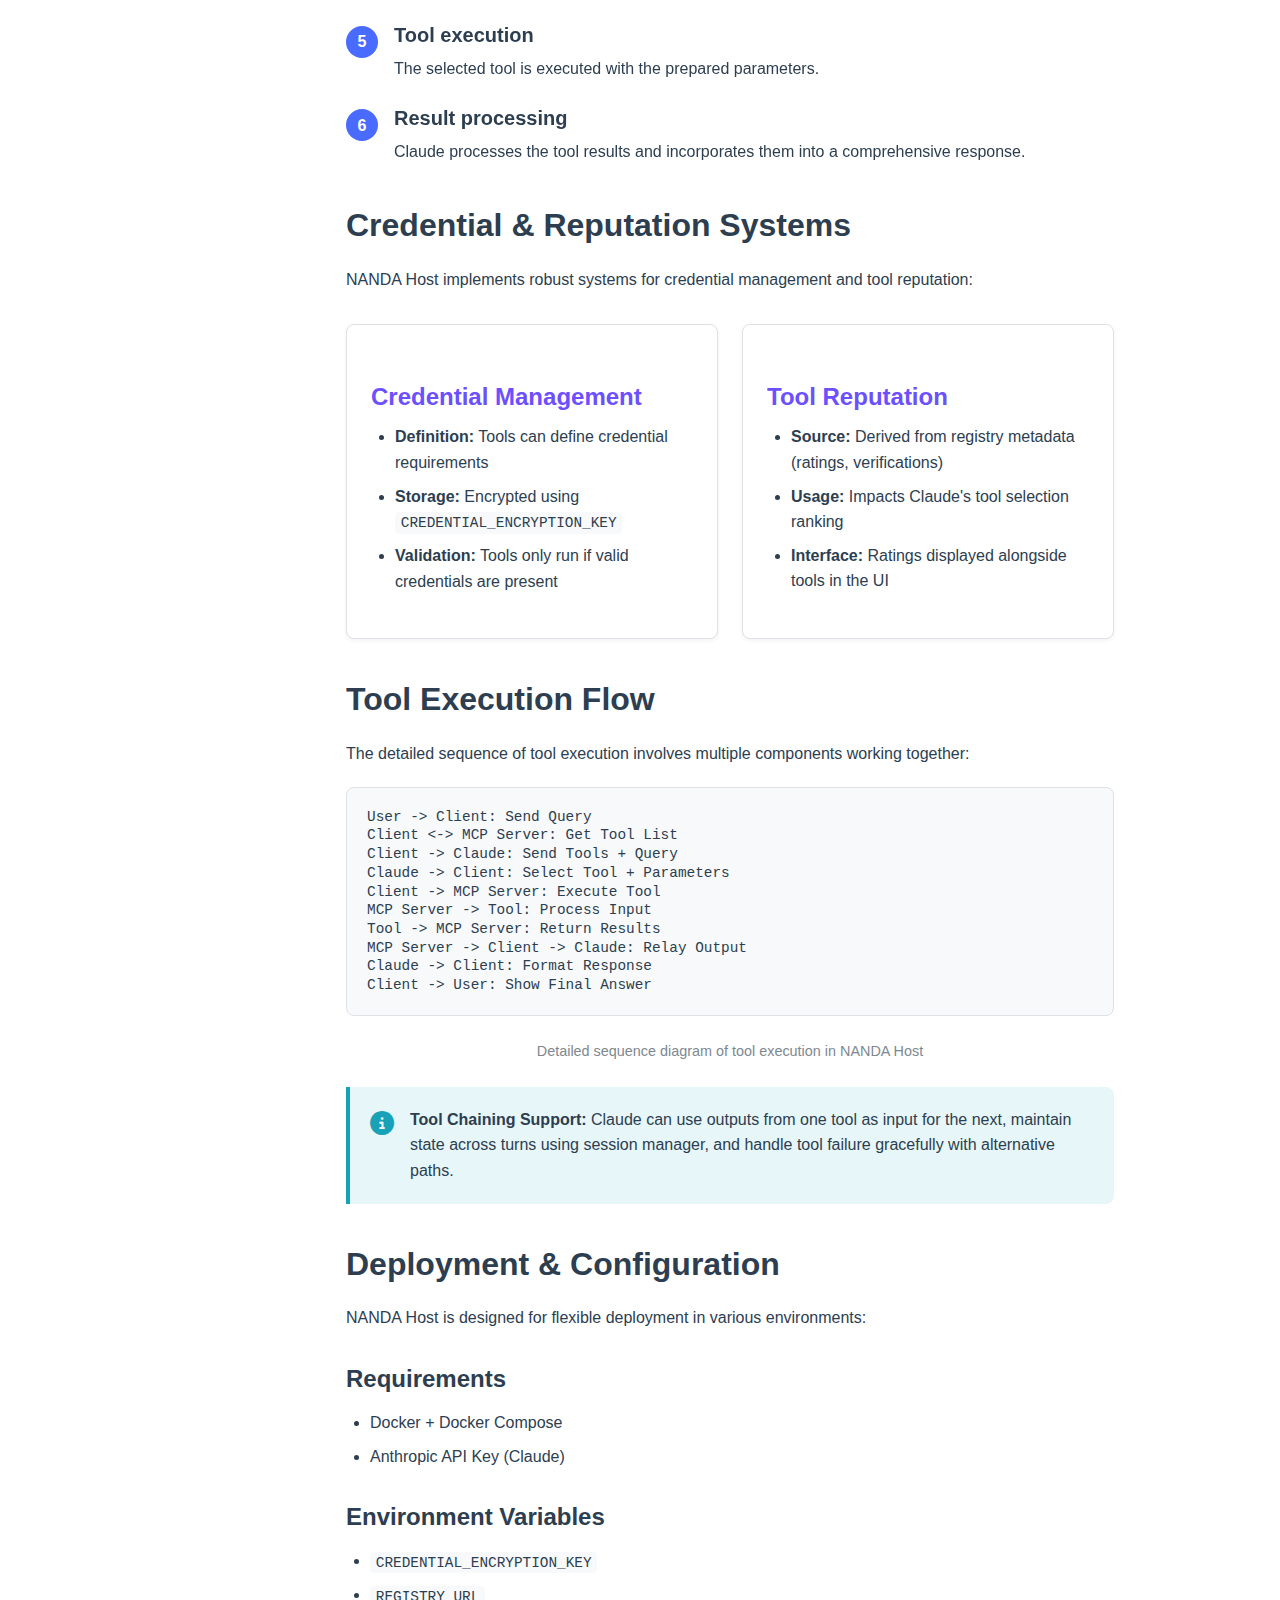
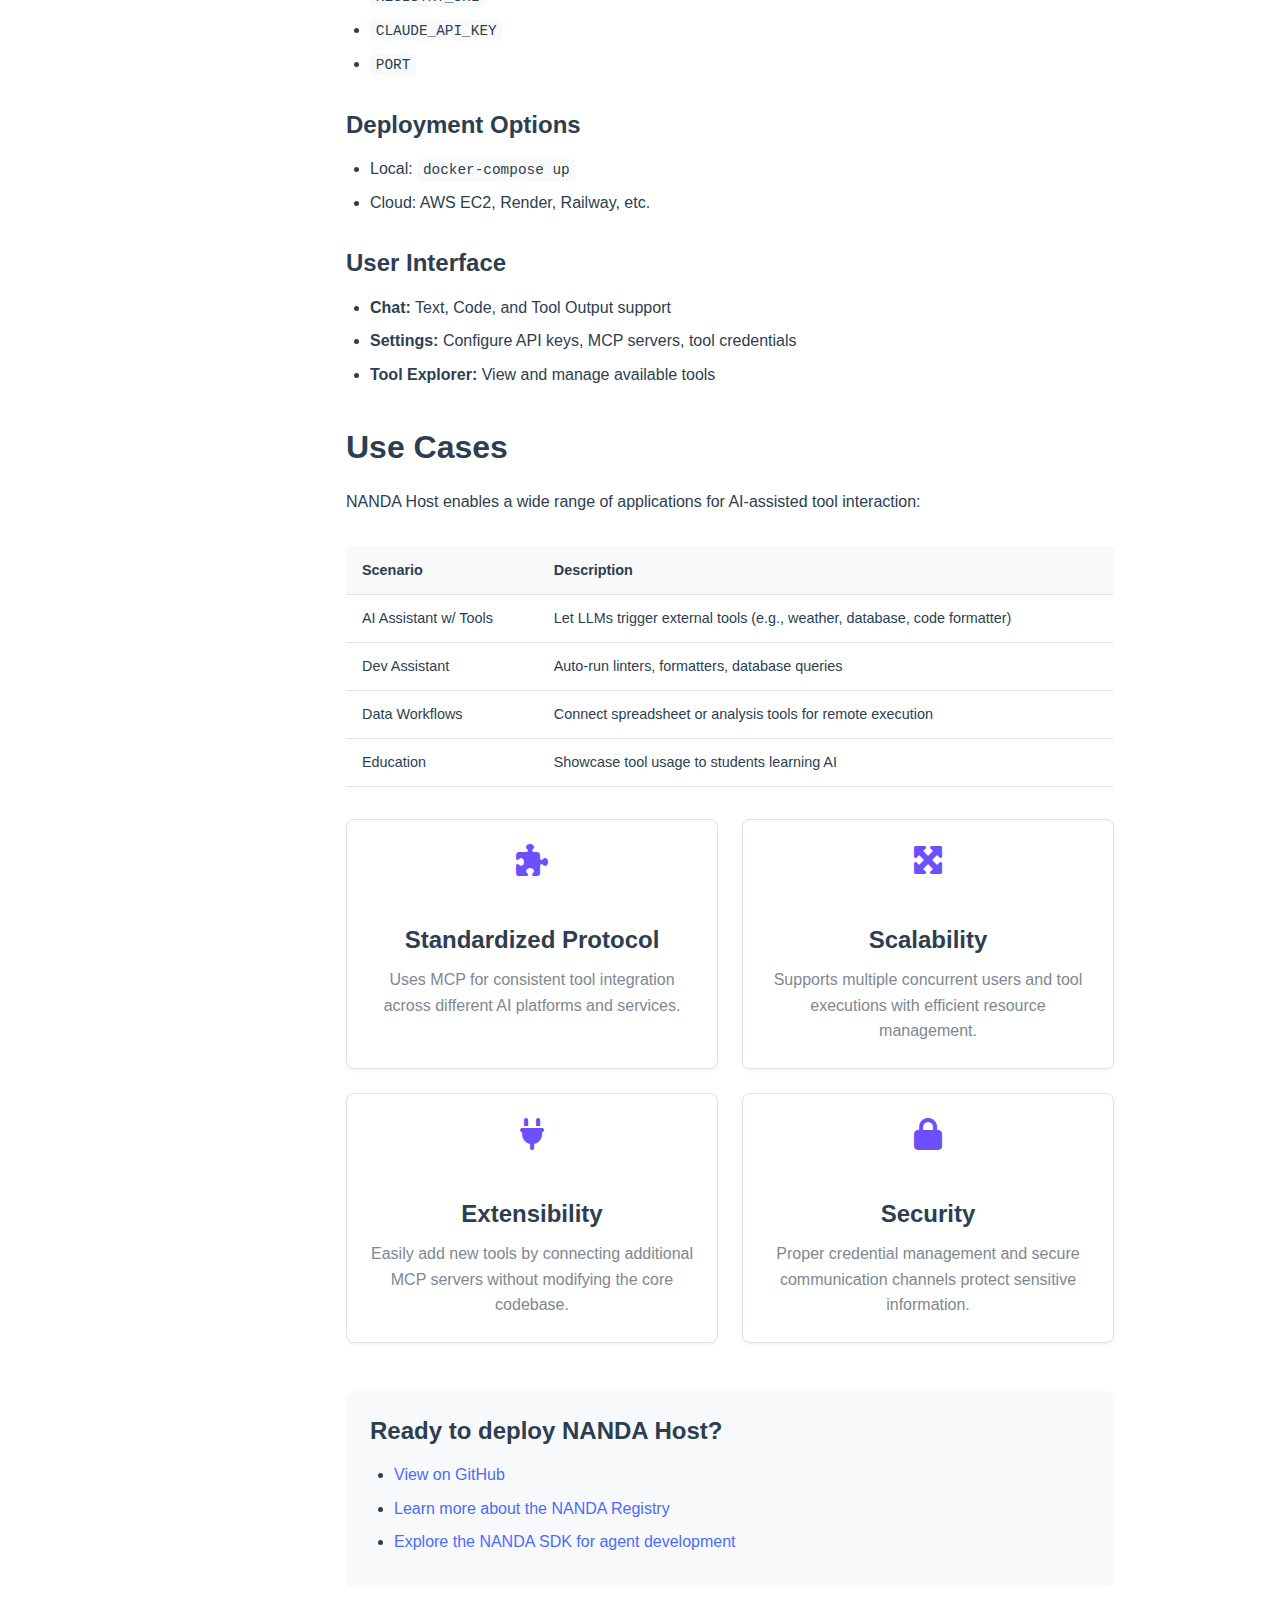
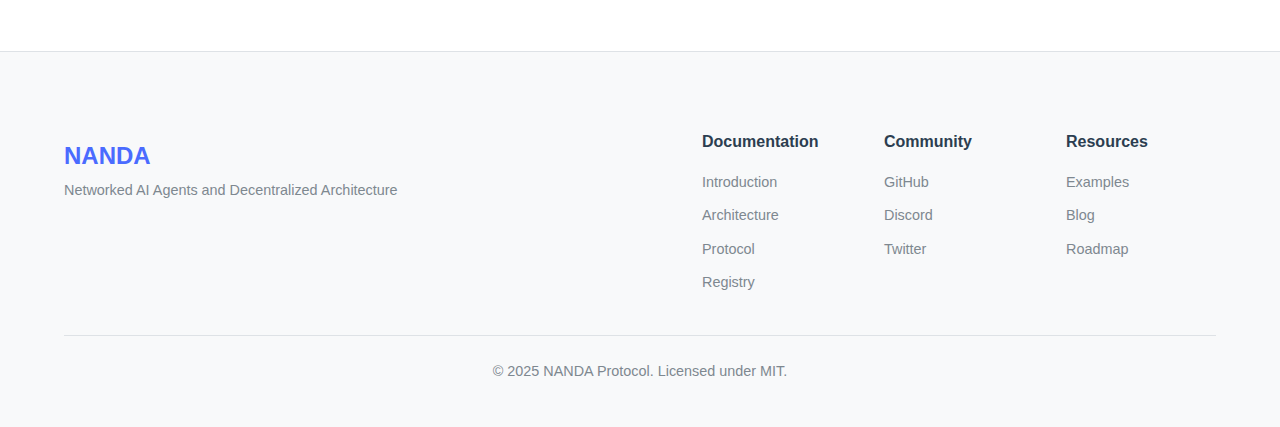
<file: host.html>
<!DOCTYPE html>
<html lang="en">
<head>
    <meta charset="UTF-8">
    <meta name="viewport" content="width=device-width, initial-scale=1.0">
    <title>Host - NANDA Protocol</title>
    <link rel="stylesheet" href="assets/css/styles.css">
    <link rel="stylesheet" href="https://cdnjs.cloudflare.com/ajax/libs/font-awesome/6.5.1/css/all.min.css">
</head>
<body>
    <header>
        <div class="container">
            <div class="header-content">
                <div class="logo">
                    <a href="index.html">
                        <h1>NANDA</h1>
                        <p>Networked AI Agents and Decentralized Architecture</p>
                    </a>
                </div>
                <nav>
                    <ul>
                        <li><a href="introduction.html">Introduction</a></li>
                        <li><a href="architecture.html">Architecture</a></li>
                        <li><a href="protocol.html">Protocol</a></li>
                        <li><a href="registry.html">Registry</a></li>
                        <li><a href="sdk.html">SDK</a></li>
                        <li class="active"><a href="host.html">Host</a></li>
                        <li><a href="hack.html">Hack</a></li>
                        <li><a href="faq.html">FAQ</a></li>
                        <li><a href="https://github.com/aidecentralized/nanda-servers" target="_blank">GitHub</a></li>
                    </ul>
                </nav>
            </div>
        </div>
    </header>

    <div class="page-content">
        <div class="container">
            <div class="sidebar">
                <h3>On This Page</h3>
                <ul>
                    <li><a href="#host-overview">Host Overview</a></li>
                    <li><a href="#architecture">System Architecture</a></li>
                    <li><a href="#key-components">Key Components</a></li>
                    <li><a href="#mcp-integration">MCP Integration</a></li>
                    <li><a href="#credential-system">Credential & Reputation Systems</a></li>
                    <li><a href="#tool-execution">Tool Execution Flow</a></li>
                    <li><a href="#deployment">Deployment & Configuration</a></li>
                    <li><a href="#use-cases">Use Cases</a></li>
                </ul>
            </div>
            
            <div class="main-content">
                <h1 id="host-overview">NANDA Host</h1>
                
                <p class="intro-text"><strong>NANDA Chat (MCP Host)</strong> is a fully-featured platform built on the <strong>Model Context Protocol (MCP)</strong> to enable seamless integration of language models with external tools. It provides a secure, extensible, and real-time interface for AI agents to communicate with verified MCP servers and execute tool-based tasks.</p>
                
                <div class="architecture-diagram">
                    <img src="assets/images/nandahostui.png" alt="NANDA Host Architecture Diagram" style="max-width: 100%; height: auto;" />
                    <p class="caption">NANDA Host architecture showing the relationships between React Frontend, Express Server, NANDA Registry, and NANDA Servers with tool execution flow</p>
                </div>
                
                <div class="info-box">
                    <i class="fas fa-info-circle"></i>
                    <div>
                        <p>NANDA Host serves as both a practical application for users needing AI-assisted tool interaction and a reference implementation of the Model Context Protocol, demonstrating best practices for AI tool integration in a web environment.</p>
                    </div>
                </div>
                
                <h2 id="architecture">System Architecture</h2>
                <p>NANDA Host follows a client-server architecture with clearly defined components and communication channels:</p>
                
                <div class="concept-cards">
                    <div class="concept-card">
                        <h3>High-Level Components</h3>
                        <p>The system architecture consists of several interconnected layers that work together to provide a seamless experience:</p>
                        <ul>
                            <li><strong>Frontend Client:</strong> Built with React (TypeScript), styled with Chakra UI and custom themes</li>
                            <li><strong>Backend Server:</strong> Node.js with Express, managing sessions, tools, and server connections</li>
                            <li><strong>MCP Integration:</strong> Using official MCP SDK for tool discovery, validation, and execution</li>
                            <li><strong>Registry Integration:</strong> Connects with NANDA Registry to discover MCP servers</li>
                        </ul>
                    </div>
                    
                    <div class="concept-card">
                        <h3>Communication Infrastructure</h3>
                        <p>The system uses multiple channels for efficient real-time communication:</p>
                        <ul>
                            <li><strong>REST API:</strong> For session, tool, and server setup</li>
                            <li><strong>SSE (Server-Sent Events):</strong> For communication with MCP servers</li>
                            <li><strong>WebSockets:</strong> For real-time UI updates</li>
                        </ul>
                        <p>Fallbacks to long polling exist for environments without WebSocket support.</p>
                    </div>
                </div>
                
                <h2 id="key-components">Key Components</h2>
                <p>NANDA Host consists of several specialized components in both the frontend and backend:</p>
                
                <div class="component-grid">
                    <div class="component-card">
                        <h3>Frontend Components</h3>
                        <p>The user interface is built with modern web technologies:</p>
                        <ul>
                            <li><strong>ChatInterface.tsx:</strong> Main UI for interactions</li>
                            <li><strong>MessageContent.tsx:</strong> Handles rendering of different message types</li>
                            <li><strong>ToolCallDisplay.tsx:</strong> Visual feedback for tool execution</li>
                            <li><strong>SettingsModal.tsx:</strong> User configuration panel</li>
                            <li><strong>Theming:</strong> Glassmorphism, crimson-accent, responsive layout</li>
                        </ul>
                    </div>
                    
                    <div class="component-card">
                        <h3>Backend Components</h3>
                        <p>The server implements core NANDA functionality:</p>
                        <ul>
                            <li><strong>mcp/manager.ts:</strong> Tool discovery and execution engine</li>
                            <li><strong>mcp/sessionManager.ts:</strong> Tracks session-specific tool usage</li>
                            <li><strong>mcp/toolRegistry.ts:</strong> Internal metadata repository for tools</li>
                            <li><strong>WebSocket & SSE:</strong> Real-time tool execution and chat updates</li>
                            <li><strong>REST API:</strong> Endpoints for session, tool, and server management</li>
                        </ul>
                    </div>
                </div>
                
                <h2 id="mcp-integration">Model Context Protocol (MCP) Integration</h2>
                <p>NANDA Host implements the Model Context Protocol to standardize tool integration:</p>
                
                <div class="pillar-cards">
                    <div class="pillar-card">
                        <h3>Tool Lifecycle</h3>
                        <ol>
                            <li>Load tool metadata from MCP servers</li>
                            <li>Send tool list to Claude</li>
                            <li>Claude selects tools, builds parameter input</li>
                            <li>Backend executes the tool</li>
                            <li>Claude receives and formats results</li>
                        </ol>
                    </div>
                    
                    <div class="pillar-card">
                        <h3>Claude Tool Selection Criteria</h3>
                        <ul>
                            <li><strong>Relevance:</strong> Matches user query intent</li>
                            <li><strong>Parameter Compatibility:</strong> Based on tool schema (Zod, JSON Schema)</li>
                            <li><strong>Credential Availability:</strong> Only if required creds exist</li>
                            <li><strong>Tool Reputation:</strong> Prefers verified, high-rated tools</li>
                        </ul>
                    </div>
                </div>
                
                <div class="flow-steps">
                    <li>
                        <h4>User sends query</h4>
                        <p>The process begins with a user submitting a query through the chat interface.</p>
                    </li>
                    <li>
                        <h4>Claude analyzes the need</h4>
                        <p>Claude examines the query to determine if tools are required to fulfill the request.</p>
                    </li>
                    <li>
                        <h4>Tool selection</h4>
                        <p>If tools are needed, Claude selects the appropriate tools based on the selection criteria.</p>
                    </li>
                    <li>
                        <h4>Parameter preparation</h4>
                        <p>Claude constructs parameters according to the tool's schema requirements.</p>
                    </li>
                    <li>
                        <h4>Tool execution</h4>
                        <p>The selected tool is executed with the prepared parameters.</p>
                    </li>
                    <li>
                        <h4>Result processing</h4>
                        <p>Claude processes the tool results and incorporates them into a comprehensive response.</p>
                    </li>
                </div>
                
                <h2 id="credential-system">Credential & Reputation Systems</h2>
                <p>NANDA Host implements robust systems for credential management and tool reputation:</p>
                
                <div class="component-grid">
                    <div class="component-card">
                        <h3>Credential Management</h3>
                        <ul>
                            <li><strong>Definition:</strong> Tools can define credential requirements</li>
                            <li><strong>Storage:</strong> Encrypted using <code>CREDENTIAL_ENCRYPTION_KEY</code></li>
                            <li><strong>Validation:</strong> Tools only run if valid credentials are present</li>
                        </ul>
                    </div>
                    
                    <div class="component-card">
                        <h3>Tool Reputation</h3>
                        <ul>
                            <li><strong>Source:</strong> Derived from registry metadata (ratings, verifications)</li>
                            <li><strong>Usage:</strong> Impacts Claude's tool selection ranking</li>
                            <li><strong>Interface:</strong> Ratings displayed alongside tools in the UI</li>
                        </ul>
                    </div>
                </div>
                
                <h2 id="tool-execution">Tool Execution Flow</h2>
                <p>The detailed sequence of tool execution involves multiple components working together:</p>
                
                <div class="architecture-diagram">
                    <pre style="font-size: 0.9em; line-height: 1.3;">
User -> Client: Send Query
Client <-> MCP Server: Get Tool List
Client -> Claude: Send Tools + Query
Claude -> Client: Select Tool + Parameters
Client -> MCP Server: Execute Tool
MCP Server -> Tool: Process Input
Tool -> MCP Server: Return Results
MCP Server -> Client -> Claude: Relay Output
Claude -> Client: Format Response
Client -> User: Show Final Answer</pre>
                    <p class="caption">Detailed sequence diagram of tool execution in NANDA Host</p>
                </div>
                
                <div class="info-box">
                    <i class="fas fa-info-circle"></i>
                    <div>
                        <p><strong>Tool Chaining Support:</strong> Claude can use outputs from one tool as input for the next, maintain state across turns using session manager, and handle tool failure gracefully with alternative paths.</p>
                    </div>
                </div>
                
                <h2 id="deployment">Deployment & Configuration</h2>
                <p>NANDA Host is designed for flexible deployment in various environments:</p>
                
                <div class="pillar-cards">
                    <div class="pillar-card">
                        <h3>Requirements</h3>
                        <ul>
                            <li>Docker + Docker Compose</li>
                            <li>Anthropic API Key (Claude)</li>
                        </ul>
                    </div>
                    
                    <div class="pillar-card">
                        <h3>Environment Variables</h3>
                        <ul>
                            <li><code>CREDENTIAL_ENCRYPTION_KEY</code></li>
                            <li><code>REGISTRY_URL</code></li>
                            <li><code>CLAUDE_API_KEY</code></li>
                            <li><code>PORT</code></li>
                        </ul>
                    </div>
                    
                    <div class="pillar-card">
                        <h3>Deployment Options</h3>
                        <ul>
                            <li>Local: <code>docker-compose up</code></li>
                            <li>Cloud: AWS EC2, Render, Railway, etc.</li>
                        </ul>
                    </div>
                    
                    <div class="pillar-card">
                        <h3>User Interface</h3>
                        <ul>
                            <li><strong>Chat:</strong> Text, Code, and Tool Output support</li>
                            <li><strong>Settings:</strong> Configure API keys, MCP servers, tool credentials</li>
                            <li><strong>Tool Explorer:</strong> View and manage available tools</li>
                        </ul>
                    </div>
                </div>
                
                <h2 id="use-cases">Use Cases</h2>
                <p>NANDA Host enables a wide range of applications for AI-assisted tool interaction:</p>
                
                <div class="operations-table">
                    <table>
                        <thead>
                            <tr>
                                <th>Scenario</th>
                                <th>Description</th>
                            </tr>
                        </thead>
                        <tbody>
                            <tr>
                                <td>AI Assistant w/ Tools</td>
                                <td>Let LLMs trigger external tools (e.g., weather, database, code formatter)</td>
                            </tr>
                            <tr>
                                <td>Dev Assistant</td>
                                <td>Auto-run linters, formatters, database queries</td>
                            </tr>
                            <tr>
                                <td>Data Workflows</td>
                                <td>Connect spreadsheet or analysis tools for remote execution</td>
                            </tr>
                            <tr>
                                <td>Education</td>
                                <td>Showcase tool usage to students learning AI</td>
                            </tr>
                        </tbody>
                    </table>
                </div>
                
                <div class="use-case-grid">
                    <div class="use-case">
                        <i class="fas fa-puzzle-piece"></i>
                        <h3>Standardized Protocol</h3>
                        <p>Uses MCP for consistent tool integration across different AI platforms and services.</p>
                    </div>
                    
                    <div class="use-case">
                        <i class="fas fa-expand-arrows-alt"></i>
                        <h3>Scalability</h3>
                        <p>Supports multiple concurrent users and tool executions with efficient resource management.</p>
                    </div>
                    
                    <div class="use-case">
                        <i class="fas fa-plug"></i>
                        <h3>Extensibility</h3>
                        <p>Easily add new tools by connecting additional MCP servers without modifying the core codebase.</p>
                    </div>
                    
                    <div class="use-case">
                        <i class="fas fa-lock"></i>
                        <h3>Security</h3>
                        <p>Proper credential management and secure communication channels protect sensitive information.</p>
                    </div>
                </div>
                
                <div class="next-steps">
                    <h3>Ready to deploy NANDA Host?</h3>
                    <ul>
                        <li><a href="https://github.com/aidecentralized/nanda-servers" target="_blank">View on GitHub</a></li>
                        <li><a href="registry.html">Learn more about the NANDA Registry</a></li>
                        <li><a href="sdk.html">Explore the NANDA SDK for agent development</a></li>
                    </ul>
                </div>
            </div>
        </div>
    </div>

    <footer>
        <div class="container">
            <div class="footer-content">
                <div class="footer-logo">
                    <h2>NANDA</h2>
                    <p>Networked AI Agents and Decentralized Architecture</p>
                </div>
                <div class="footer-links">
                    <div class="footer-column">
                        <h3>Documentation</h3>
                        <ul>
                            <li><a href="introduction.html">Introduction</a></li>
                            <li><a href="architecture.html">Architecture</a></li>
                            <li><a href="protocol.html">Protocol</a></li>
                            <li><a href="registry.html">Registry</a></li>
                        </ul>
                    </div>
                    <div class="footer-column">
                        <h3>Community</h3>
                        <ul>
                            <li><a href="https://github.com/aidecentralized/nanda-servers" target="_blank">GitHub</a></li>
                            <li><a href="https://discord.gg/nanda-protocol" target="_blank">Discord</a></li>
                            <li><a href="https://twitter.com/nandaprotocol" target="_blank">Twitter</a></li>
                        </ul>
                    </div>
                    <div class="footer-column">
                        <h3>Resources</h3>
                        <ul>
                            <li><a href="examples.html">Examples</a></li>
                            <li><a href="blog.html">Blog</a></li>
                            <li><a href="roadmap.html">Roadmap</a></li>
                        </ul>
                    </div>
                </div>
            </div>
            <div class="footer-bottom">
                <p>&copy; 2025 NANDA Protocol. Licensed under MIT.</p>
            </div>
        </div>
    </footer>

    <script src="assets/js/main.js"></script>
</body>
</html>
</file>
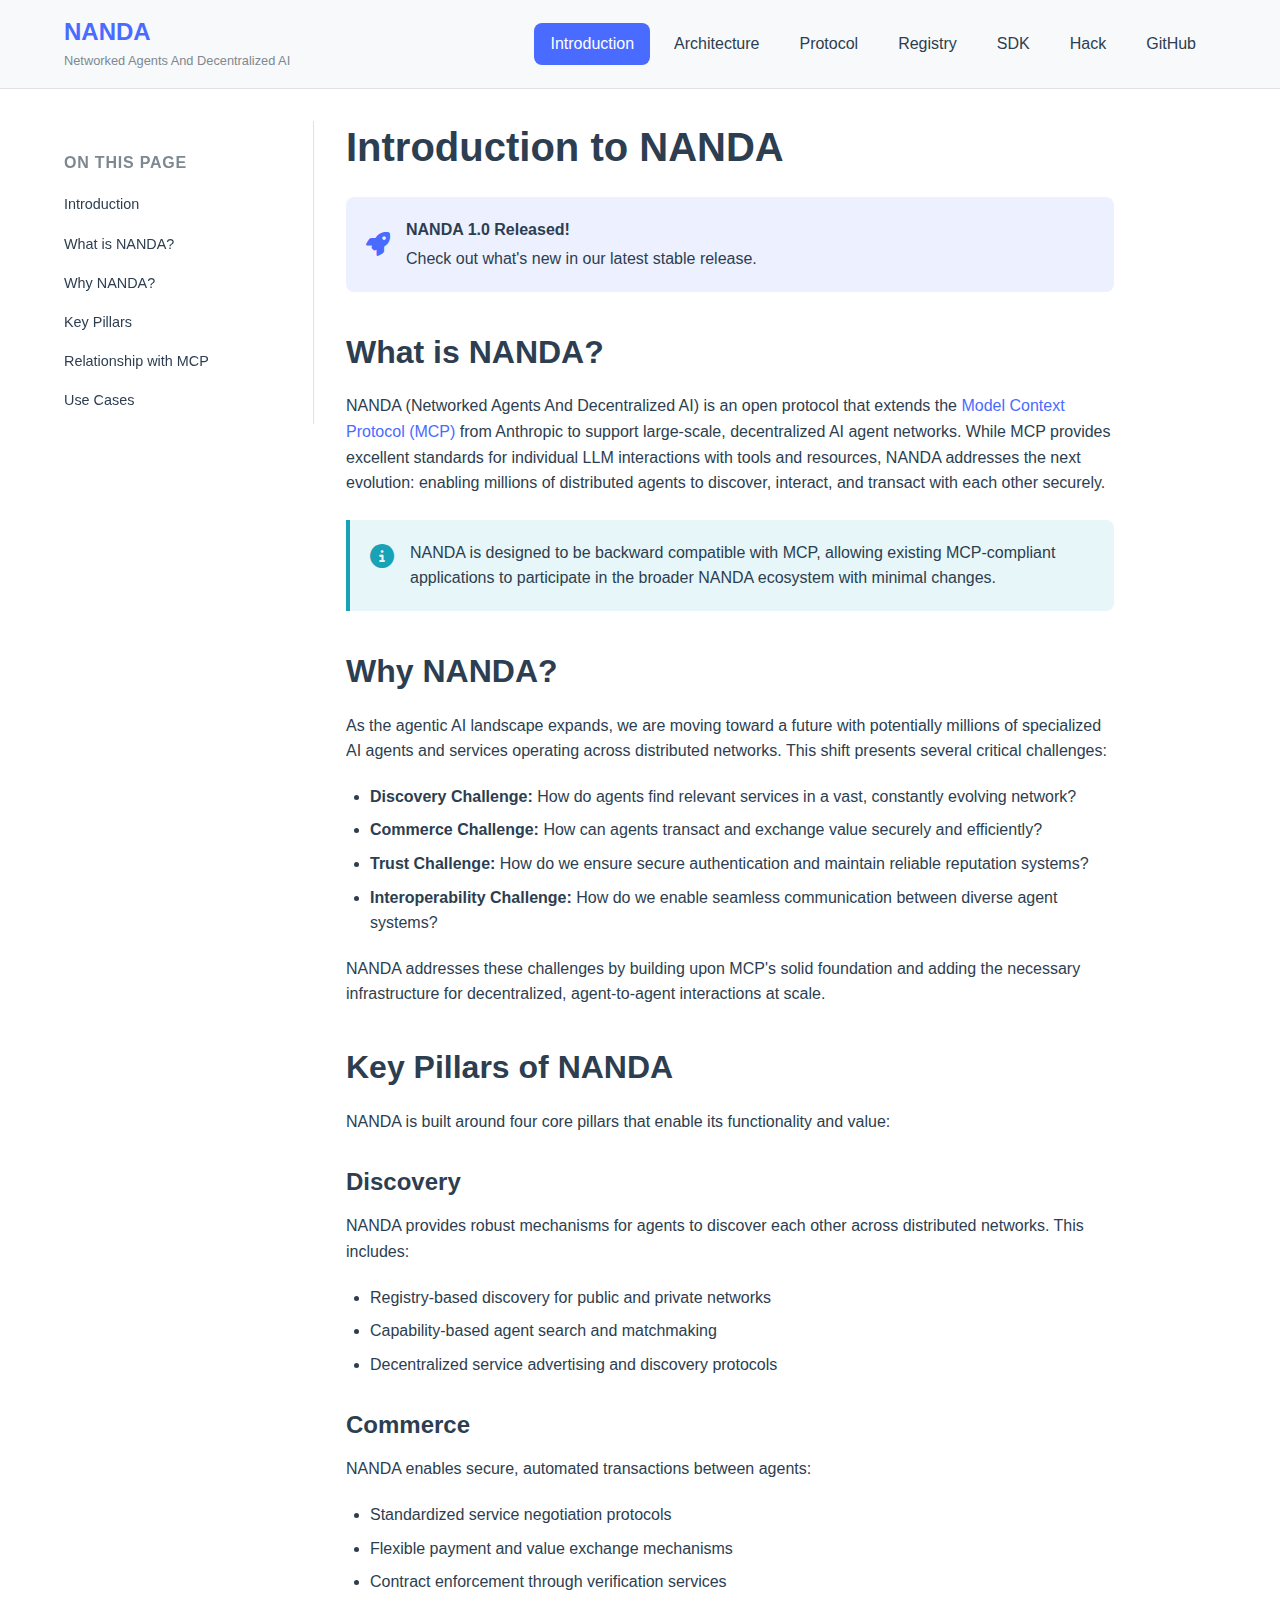
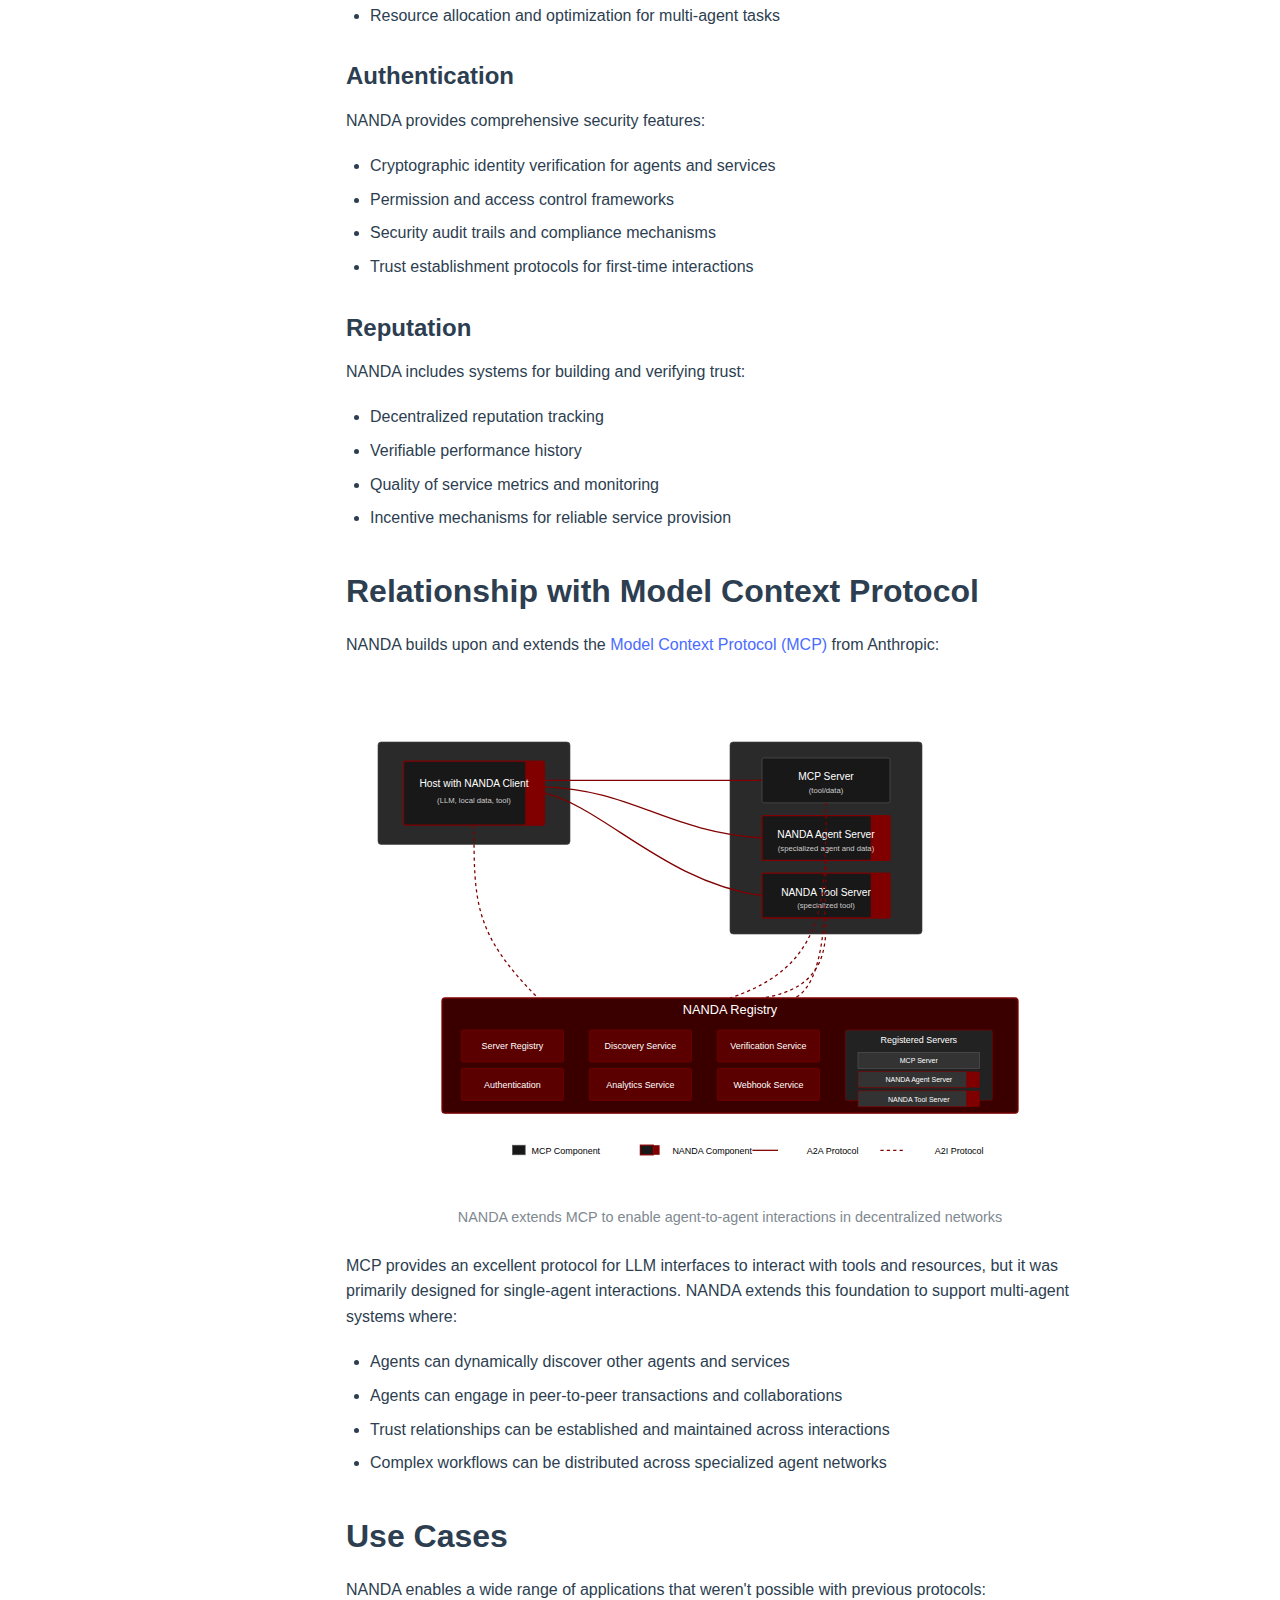
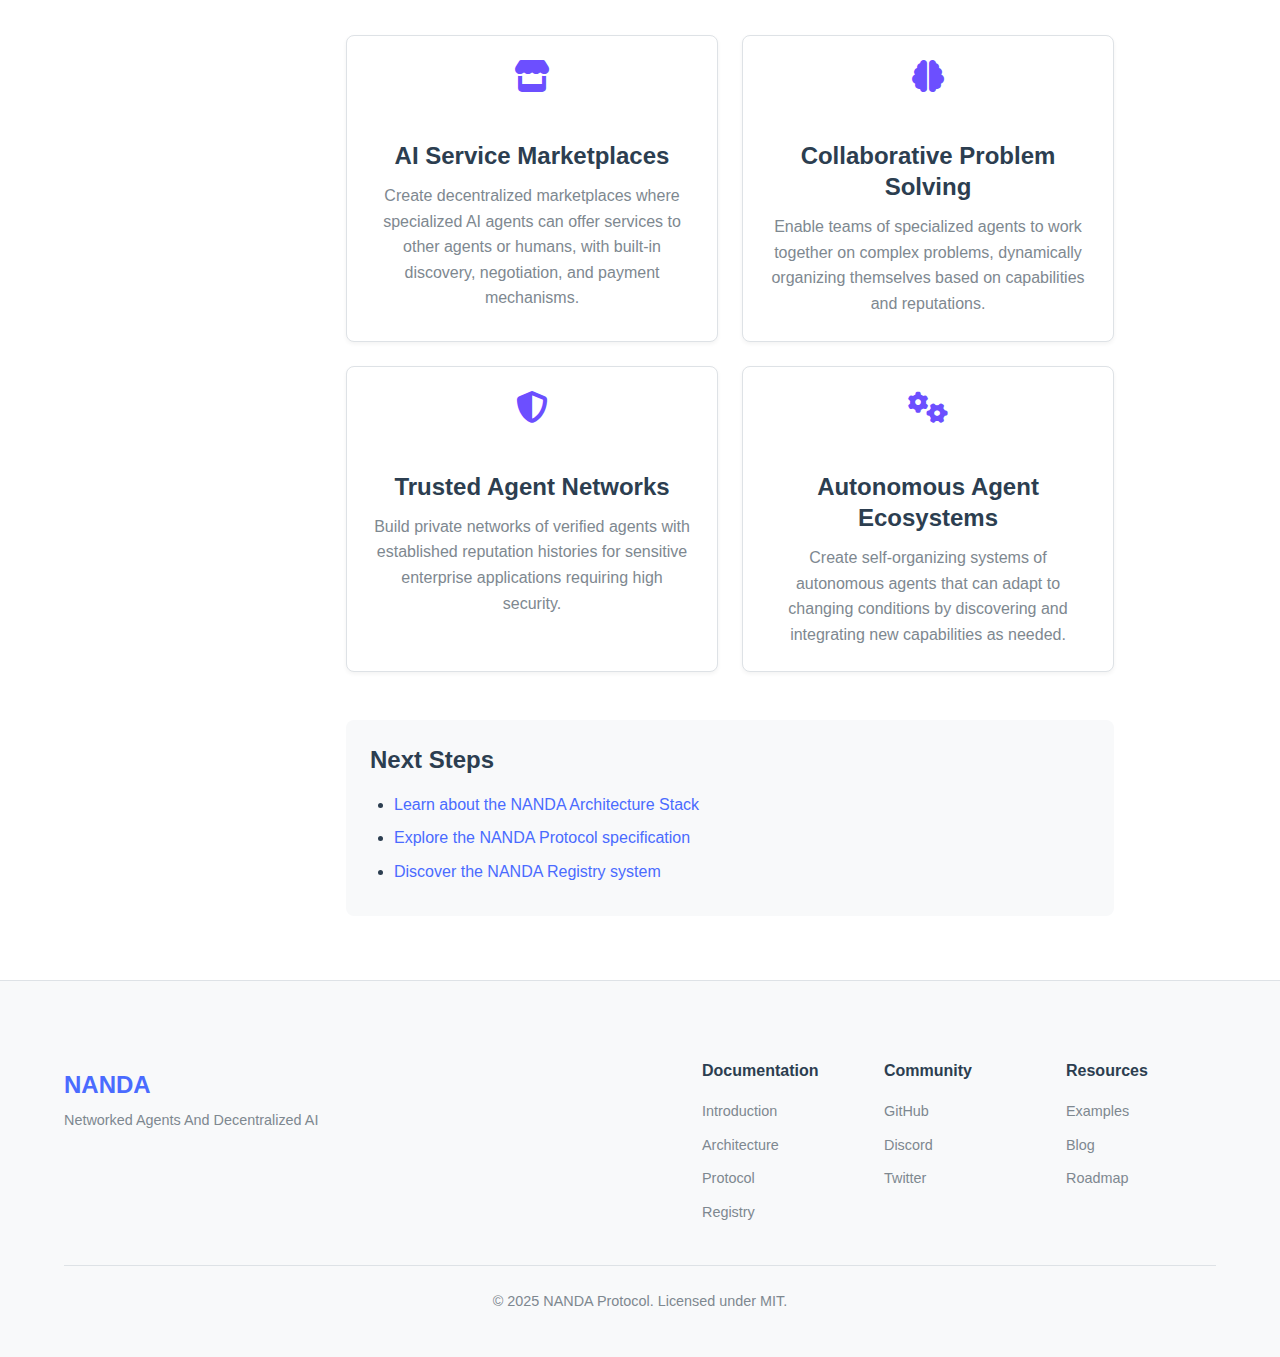
<file: introduction.html>
<!DOCTYPE html>
<html lang="en">
<head>
    <meta charset="UTF-8">
    <meta name="viewport" content="width=device-width, initial-scale=1.0">
    <title>Introduction - NANDA Protocol</title>
    <link rel="stylesheet" href="assets/css/styles.css">
    <link rel="stylesheet" href="https://cdnjs.cloudflare.com/ajax/libs/font-awesome/6.5.1/css/all.min.css">
</head>
<body>
    <header>
        <div class="container">
            <div class="header-content">
                <div class="logo">
                    <a href="index.html">
                        <h1>NANDA</h1>
                        <p>Networked Agents And Decentralized AI</p>
                    </a>
                </div>
                <nav>
                    <ul>
                        <li class="active"><a href="introduction.html">Introduction</a></li>
                        <li><a href="architecture.html">Architecture</a></li>
                        <li><a href="protocol.html">Protocol</a></li>
                        <li><a href="registry.html">Registry</a></li>
                        <li><a href="sdk.html">SDK</a></li>
                        <li><a href="hack.html">Hack</a></li>
                        <li><a href="https://github.com/aidecentralized/nanda-servers" target="_blank">GitHub</a></li>
                    </ul>
                </nav>
            </div>
        </div>
    </header>

    <div class="page-content">
        <div class="container">
            <div class="sidebar">
                <h3>On This Page</h3>
                <ul>
                    <li><a href="#introduction">Introduction</a></li>
                    <li><a href="#what-is-nanda">What is NANDA?</a></li>
                    <li><a href="#why-nanda">Why NANDA?</a></li>
                    <li><a href="#key-pillars">Key Pillars</a></li>
                    <li><a href="#mcp-relationship">Relationship with MCP</a></li>
                    <li><a href="#use-cases">Use Cases</a></li>
                    <!-- <li><a href="#getting-started">Getting Started</a></li> -->
                </ul>
            </div>
            
            <div class="main-content">
                <h1 id="introduction">Introduction to NANDA</h1>
                
                <div class="banner">
                    <i class="fas fa-rocket"></i>
                    <div>
                        <strong>NANDA 1.0 Released!</strong>
                        <p>Check out what's new in our latest stable release.</p>
                    </div>
                </div>
                
                <h2 id="what-is-nanda">What is NANDA?</h2>
                <p>NANDA (Networked Agents And Decentralized AI) is an open protocol that extends the <a href="https://modelcontextprotocol.io/introduction" target="_blank">Model Context Protocol (MCP)</a> from Anthropic to support large-scale, decentralized AI agent networks. While MCP provides excellent standards for individual LLM interactions with tools and resources, NANDA addresses the next evolution: enabling millions of distributed agents to discover, interact, and transact with each other securely.</p>
                
                <div class="info-box">
                    <i class="fas fa-info-circle"></i>
                    <div>
                        <p>NANDA is designed to be backward compatible with MCP, allowing existing MCP-compliant applications to participate in the broader NANDA ecosystem with minimal changes.</p>
                    </div>
                </div>
                
                <h2 id="why-nanda">Why NANDA?</h2>
                <p>As the agentic AI landscape expands, we are moving toward a future with potentially millions of specialized AI agents and services operating across distributed networks. This shift presents several critical challenges:</p>
                
                <ul>
                    <li><strong>Discovery Challenge:</strong> How do agents find relevant services in a vast, constantly evolving network?</li>
                    <li><strong>Commerce Challenge:</strong> How can agents transact and exchange value securely and efficiently?</li>
                    <li><strong>Trust Challenge:</strong> How do we ensure secure authentication and maintain reliable reputation systems?</li>
                    <li><strong>Interoperability Challenge:</strong> How do we enable seamless communication between diverse agent systems?</li>
                </ul>
                
                <p>NANDA addresses these challenges by building upon MCP's solid foundation and adding the necessary infrastructure for decentralized, agent-to-agent interactions at scale.</p>
                
                <h2 id="key-pillars">Key Pillars of NANDA</h2>
                <p>NANDA is built around four core pillars that enable its functionality and value:</p>
                
                <div class="pillar-cards">
                    <div class="pillar-card">
                        <h3>Discovery</h3>
                        <p>NANDA provides robust mechanisms for agents to discover each other across distributed networks. This includes:</p>
                        <ul>
                            <li>Registry-based discovery for public and private networks</li>
                            <li>Capability-based agent search and matchmaking</li>
                            <li>Decentralized service advertising and discovery protocols</li>
                        </ul>
                    </div>
                    
                    <div class="pillar-card">
                        <h3>Commerce</h3>
                        <p>NANDA enables secure, automated transactions between agents:</p>
                        <ul>
                            <li>Standardized service negotiation protocols</li>
                            <li>Flexible payment and value exchange mechanisms</li>
                            <li>Contract enforcement through verification services</li>
                            <li>Resource allocation and optimization for multi-agent tasks</li>
                        </ul>
                    </div>
                    
                    <div class="pillar-card">
                        <h3>Authentication</h3>
                        <p>NANDA provides comprehensive security features:</p>
                        <ul>
                            <li>Cryptographic identity verification for agents and services</li>
                            <li>Permission and access control frameworks</li>
                            <li>Security audit trails and compliance mechanisms</li>
                            <li>Trust establishment protocols for first-time interactions</li>
                        </ul>
                    </div>
                    
                    <div class="pillar-card">
                        <h3>Reputation</h3>
                        <p>NANDA includes systems for building and verifying trust:</p>
                        <ul>
                            <li>Decentralized reputation tracking</li>
                            <li>Verifiable performance history</li>
                            <li>Quality of service metrics and monitoring</li>
                            <li>Incentive mechanisms for reliable service provision</li>
                        </ul>
                    </div>
                </div>
                
                <h2 id="mcp-relationship">Relationship with Model Context Protocol</h2>
                <p>NANDA builds upon and extends the <a href="https://modelcontextprotocol.io/introduction" target="_blank">Model Context Protocol (MCP)</a> from Anthropic:</p>
                
                <div class="relationship-diagram">
                    <img src="assets/images/NANDA_mcp_relationship.svg" alt="NANDA and MCP Relationship Diagram" />
                    <p class="caption">NANDA extends MCP to enable agent-to-agent interactions in decentralized networks</p>
                </div>
                
                <p>MCP provides an excellent protocol for LLM interfaces to interact with tools and resources, but it was primarily designed for single-agent interactions. NANDA extends this foundation to support multi-agent systems where:</p>
                
                <ul>
                    <li>Agents can dynamically discover other agents and services</li>
                    <li>Agents can engage in peer-to-peer transactions and collaborations</li>
                    <li>Trust relationships can be established and maintained across interactions</li>
                    <li>Complex workflows can be distributed across specialized agent networks</li>
                </ul>
                
                <h2 id="use-cases">Use Cases</h2>
                <p>NANDA enables a wide range of applications that weren't possible with previous protocols:</p>
                
                <div class="use-case-grid">
                    <div class="use-case">
                        <i class="fas fa-store"></i>
                        <h3>AI Service Marketplaces</h3>
                        <p>Create decentralized marketplaces where specialized AI agents can offer services to other agents or humans, with built-in discovery, negotiation, and payment mechanisms.</p>
                    </div>
                    
                    <div class="use-case">
                        <i class="fas fa-brain"></i>
                        <h3>Collaborative Problem Solving</h3>
                        <p>Enable teams of specialized agents to work together on complex problems, dynamically organizing themselves based on capabilities and reputations.</p>
                    </div>
                    
                    <div class="use-case">
                        <i class="fas fa-shield-alt"></i>
                        <h3>Trusted Agent Networks</h3>
                        <p>Build private networks of verified agents with established reputation histories for sensitive enterprise applications requiring high security.</p>
                    </div>
                    
                    <div class="use-case">
                        <i class="fas fa-cogs"></i>
                        <h3>Autonomous Agent Ecosystems</h3>
                        <p>Create self-organizing systems of autonomous agents that can adapt to changing conditions by discovering and integrating new capabilities as needed.</p>
                    </div>
                </div>
                
                <!-- <h2 id="getting-started">Getting Started</h2>
                <p>Ready to start building with NANDA? Here's how to get started:</p>
                
                <div class="code-block">
                    <pre><code>
// Install NANDA Client
npm install @nanda-protocol/client

// Set up a basic NANDA client
import { NandaClient } from '@nanda-protocol/client';

// Initialize the client
const client = new NandaClient();

// Connect to the NANDA registry
await client.connect({
  registry: "https://registry.nanda-protocol.org",
  credentials: {
    publicKey: "YOUR_PUBLIC_KEY",
    privateKey: "YOUR_PRIVATE_KEY"
  }
});

// Register your agent's capabilities
await client.registry.registerAgent({
  name: "MyAgent",
  description: "A specialized agent for text analysis",
  capabilities: ["sentiment-analysis", "entity-extraction", "summarization"],
  endpoints: [{
    url: "https://my-agent-service.example/api",
    protocol: "nanda/v1"
  }]
});

// Discover other agents with specific capabilities
const agents = await client.registry.discoverAgents({
  capabilities: ["image-generation"],
  minReputation: 4.5
});

// Initiate a transaction with another agent
const agent = agents[0];
const session = await client.startSession(agent.id);
const result = await session.executeTask({
  task: "Generate an image of a futuristic city",
  inputs: {
    description: "A clean, utopian cityscape with flying vehicles and vertical gardens",
    style: "photorealistic"
  },
  paymentToken: "payment-token-xyz"
});
                    </code></pre>
                </div> -->
                
                <div class="next-steps">
                    <h3>Next Steps</h3>
                    <ul>
                        <li><a href="architecture.html">Learn about the NANDA Architecture Stack</a></li>
                        <li><a href="protocol.html">Explore the NANDA Protocol specification</a></li>
                        <li><a href="registry.html">Discover the NANDA Registry system</a></li>
                    </ul>
                </div>
            </div>
        </div>
    </div>

    <footer>
        <div class="container">
            <div class="footer-content">
                <div class="footer-logo">
                    <h2>NANDA</h2>
                    <p>Networked Agents And Decentralized AI</p>
                </div>
                <div class="footer-links">
                    <div class="footer-column">
                        <h3>Documentation</h3>
                        <ul>
                            <li><a href="introduction.html">Introduction</a></li>
                            <li><a href="architecture.html">Architecture</a></li>
                            <li><a href="protocol.html">Protocol</a></li>
                            <li><a href="registry.html">Registry</a></li>
                        </ul>
                    </div>
                    <div class="footer-column">
                        <h3>Community</h3>
                        <ul>
                            <li><a href="https://github.com/aidecentralized/nanda-servers" target="_blank">GitHub</a></li>
                            <li><a href="https://discord.gg/nanda-protocol" target="_blank">Discord</a></li>
                            <li><a href="https://twitter.com/nandaprotocol" target="_blank">Twitter</a></li>
                        </ul>
                    </div>
                    <div class="footer-column">
                        <h3>Resources</h3>
                        <ul>
                            <li><a href="examples.html">Examples</a></li>
                            <li><a href="blog.html">Blog</a></li>
                            <li><a href="roadmap.html">Roadmap</a></li>
                        </ul>
                    </div>
                </div>
            </div>
            <div class="footer-bottom">
                <p>&copy; 2025 NANDA Protocol. Licensed under MIT.</p>
            </div>
        </div>
    </footer>

    <script src="assets/js/main.js"></script>
</body>
</html>
</file>
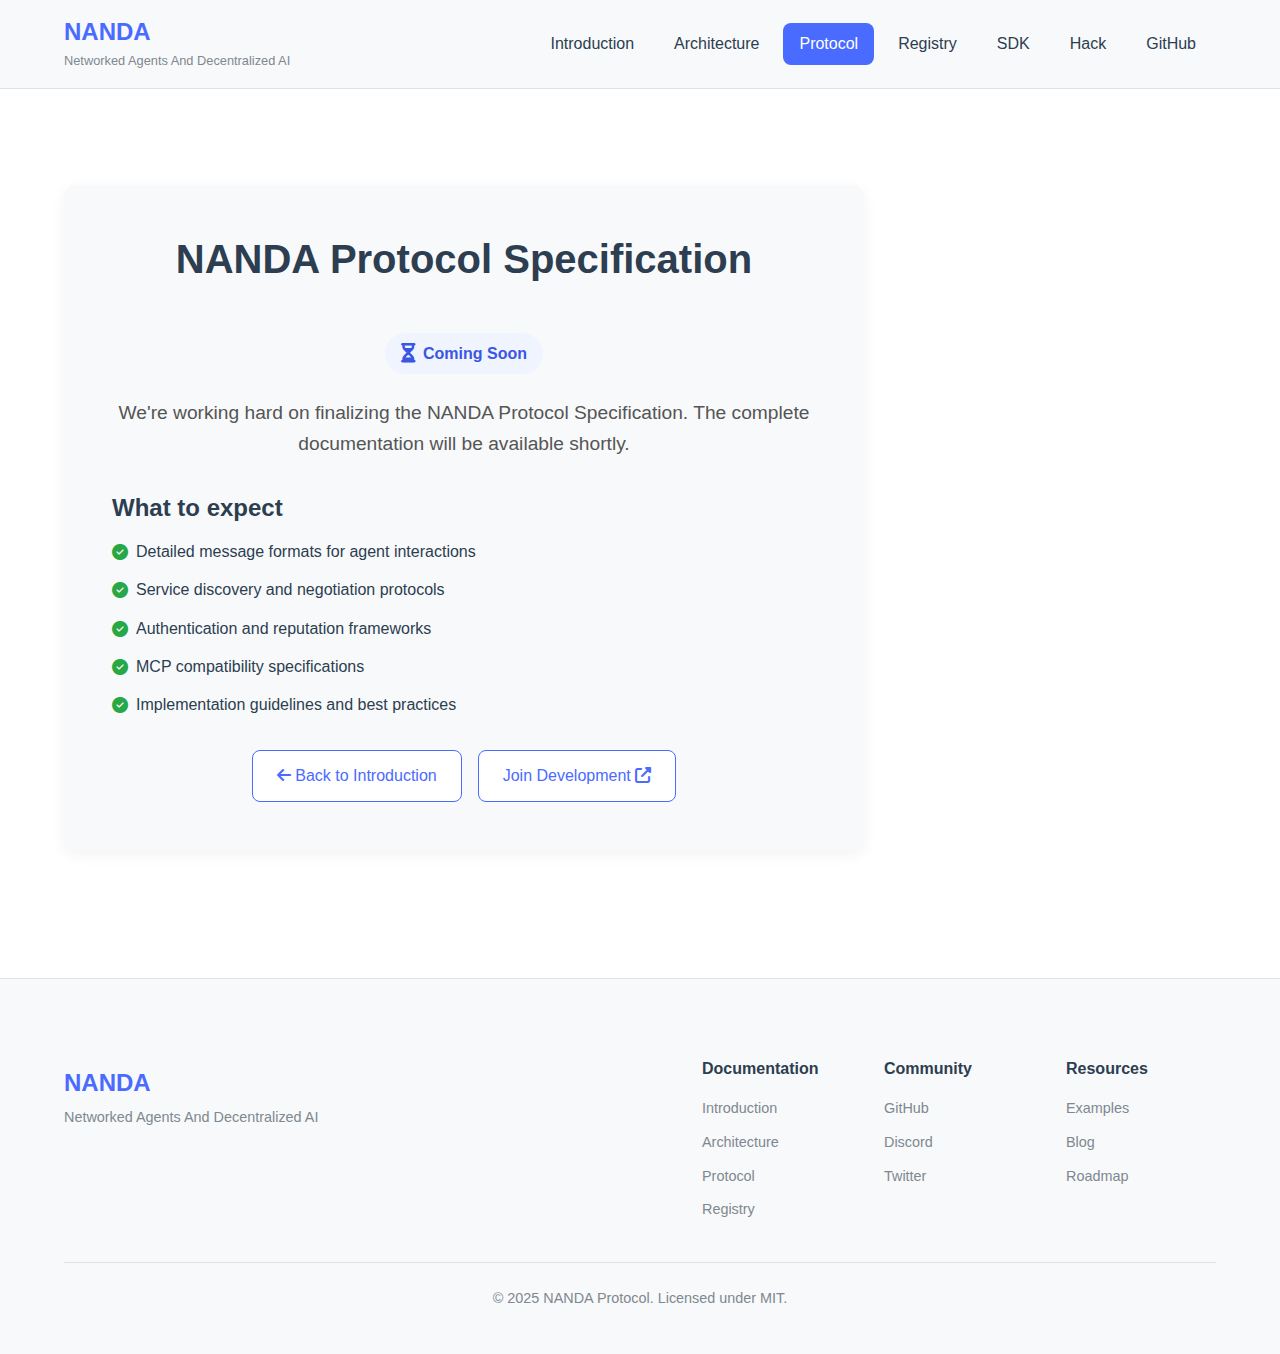
<file: protocol.html>
<!DOCTYPE html>
<html lang="en">
<head>
    <meta charset="UTF-8">
    <meta name="viewport" content="width=device-width, initial-scale=1.0">
    <title>Protocol Specification - NANDA Protocol</title>
    <link rel="stylesheet" href="assets/css/styles.css">
    <link rel="stylesheet" href="https://cdnjs.cloudflare.com/ajax/libs/font-awesome/6.5.1/css/all.min.css">
</head>
<body>
    <header>
        <div class="container">
            <div class="header-content">
                <div class="logo">
                    <a href="index.html">
                        <h1>NANDA</h1>
                        <p>Networked Agents And Decentralized AI</p>
                    </a>
                </div>
                <nav>
                    <ul>
                        <li><a href="introduction.html">Introduction</a></li>
                        <li><a href="architecture.html">Architecture</a></li>
                        <li class="active"><a href="protocol.html">Protocol</a></li>
                        <li><a href="registry.html">Registry</a></li>
                        <li><a href="sdk.html">SDK</a></li>
                        <li><a href="hack.html">Hack</a></li>
                        <li><a href="https://github.com/aidecentralized/nanda-servers" target="_blank">GitHub</a></li>
                    </ul>
                </nav>
            </div>
        </div>
    </header>

    <div class="page-content">
        <div class="container">
            <div class="coming-soon-container">
                <div class="coming-soon-content">
                    <h1>NANDA Protocol Specification</h1>
                    <div class="coming-soon-badge">
                        <i class="fas fa-hourglass-half"></i>
                        <span>Coming Soon</span>
                    </div>
                    <p class="coming-soon-message">We're working hard on finalizing the NANDA Protocol Specification. The complete documentation will be available shortly.</p>
                    <div class="progress-info">
                        <h3>What to expect</h3>
                        <ul>
                            <li><i class="fas fa-check-circle"></i> Detailed message formats for agent interactions</li>
                            <li><i class="fas fa-check-circle"></i> Service discovery and negotiation protocols</li>
                            <li><i class="fas fa-check-circle"></i> Authentication and reputation frameworks</li>
                            <li><i class="fas fa-check-circle"></i> MCP compatibility specifications</li>
                            <li><i class="fas fa-check-circle"></i> Implementation guidelines and best practices</li>
                        </ul>
                    </div>

                    <div class="alternate-actions">
                        <a href="introduction.html" class="btn secondary"><i class="fas fa-arrow-left"></i> Back to Introduction</a>
                        <a href="https://github.com/aidecentralized/nanda-servers" class="btn secondary">Join Development <i class="fas fa-external-link-alt"></i></a>
                    </div>
                </div>
            </div>
        </div>
    </div>

    <footer>
        <div class="container">
            <div class="footer-content">
                <div class="footer-logo">
                    <h2>NANDA</h2>
                    <p>Networked Agents And Decentralized AI</p>
                </div>
                <div class="footer-links">
                    <div class="footer-column">
                        <h3>Documentation</h3>
                        <ul>
                            <li><a href="introduction.html">Introduction</a></li>
                            <li><a href="architecture.html">Architecture</a></li>
                            <li><a href="protocol.html">Protocol</a></li>
                            <li><a href="registry.html">Registry</a></li>
                        </ul>
                    </div>
                    <div class="footer-column">
                        <h3>Community</h3>
                        <ul>
                            <li><a href="https://github.com/aidecentralized/nanda-servers" target="_blank">GitHub</a></li>
                            <li><a href="https://discord.gg/nanda-protocol" target="_blank">Discord</a></li>
                            <li><a href="https://twitter.com/nandaprotocol" target="_blank">Twitter</a></li>
                        </ul>
                    </div>
                    <div class="footer-column">
                        <h3>Resources</h3>
                        <ul>
                            <li><a href="examples.html">Examples</a></li>
                            <li><a href="blog.html">Blog</a></li>
                            <li><a href="roadmap.html">Roadmap</a></li>
                        </ul>
                    </div>
                </div>
            </div>
            <div class="footer-bottom">
                <p>&copy; 2025 NANDA Protocol. Licensed under MIT.</p>
            </div>
        </div>
    </footer>

    <style>
        .coming-soon-container {
            display: flex;
            justify-content: center;
            align-items: center;
            padding: 4rem 0;
        }
        
        .coming-soon-content {
            max-width: 800px;
            text-align: center;
            background-color: #f8f9fa;
            border-radius: 10px;
            padding: 3rem;
            box-shadow: 0 5px 15px rgba(0, 0, 0, 0.05);
        }
        
        .coming-soon-badge {
            display: inline-flex;
            align-items: center;
            background-color: #f0f4ff;
            color: #3a56e4;
            padding: 0.5rem 1rem;
            border-radius: 30px;
            font-weight: bold;
            margin: 1.5rem 0;
        }
        
        .coming-soon-badge i {
            margin-right: 8px;
            font-size: 1.2rem;
        }
        
        .coming-soon-message {
            font-size: 1.2rem;
            color: #555;
            margin-bottom: 2rem;
        }
        
        .progress-info {
            margin: 2rem 0;
            text-align: left;
        }
        
        .progress-info ul {
            list-style: none;
            padding: 0;
        }
        
        .progress-info li {
            margin: 0.8rem 0;
            padding-left: 1.5rem;
            position: relative;
        }
        
        .progress-info li i {
            position: absolute;
            left: 0;
            top: 5px;
            color: #28a745;
        }
        

        
        .alternate-actions {
            display: flex;
            justify-content: center;
            gap: 1rem;
            margin-top: 2rem;
        }
        
                    @media (max-width: 768px) {
            
            .alternate-actions {
                flex-direction: column;
            }
        }
    </style>

    <script src="assets/js/main.js"></script>
</body>
</html>
</file>
<file: assets/css/styles.css>
/* NANDA Protocol Documentation Styles */

/* Base Styles */
:root {
    --primary-color: #4a6bff;
    --primary-dark: #3857e2;
    --secondary-color: #6c4fff;
    --accent-color: #ff5e81;
    --text-color: #2c3e50;
    --text-light: #7e8890;
    --background-color: #ffffff;
    --background-light: #f8f9fa;
    --background-dark: #e9ecef;
    --border-color: #dee2e6;
    --success-color: #28a745;
    --warning-color: #ffc107;
    --danger-color: #dc3545;
    --info-color: #17a2b8;
    --shadow-sm: 0 2px 4px rgba(0, 0, 0, 0.05);
    --shadow-md: 0 4px 8px rgba(0, 0, 0, 0.1);
    --shadow-lg: 0 8px 16px rgba(0, 0, 0, 0.1);
    --radius-sm: 4px;
    --radius-md: 8px;
    --radius-lg: 12px;
    --font-sans: 'Inter', -apple-system, BlinkMacSystemFont, 'Segoe UI', Roboto, 'Helvetica Neue', Arial, sans-serif;
    --font-mono: 'Fira Code', 'SFMono-Regular', Consolas, 'Liberation Mono', Menlo, monospace;
    --transition-speed: 0.2s;
}

* {
    box-sizing: border-box;
    margin: 0;
    padding: 0;
}

html {
    font-size: 16px;
    scroll-behavior: smooth;
}

body {
    font-family: var(--font-sans);
    color: var(--text-color);
    line-height: 1.6;
    background-color: var(--background-color);
}

.container {
    width: 100%;
    max-width: 1200px;
    margin: 0 auto;
    padding: 0 1.5rem;
}

/* Typography */
h1, h2, h3, h4, h5, h6 {
    font-weight: 600;
    line-height: 1.3;
    margin-bottom: 1rem;
    color: var(--text-color);
}

h1 {
    font-size: 2.5rem;
    margin-bottom: 1.5rem;
}

h2 {
    font-size: 2rem;
    margin-top: 2.5rem;
    margin-bottom: 1.25rem;
}

h3 {
    font-size: 1.5rem;
    margin-top: 2rem;
    margin-bottom: 1rem;
}

h4 {
    font-size: 1.25rem;
    margin-top: 1.5rem;
}

p {
    margin-bottom: 1.25rem;
}

a {
    color: var(--primary-color);
    text-decoration: none;
    transition: color var(--transition-speed) ease;
}

a:hover {
    color: var(--primary-dark);
    text-decoration: underline;
}

ul, ol {
    margin-bottom: 1.25rem;
    padding-left: 1.5rem;
}

li {
    margin-bottom: 0.5rem;
}

code {
    font-family: var(--font-mono);
    background-color: var(--background-light);
    padding: 0.2em 0.4em;
    border-radius: var(--radius-sm);
    font-size: 0.9em;
}

pre {
    font-family: var(--font-mono);
    background-color: var(--background-light);
    padding: 1.25rem;
    border-radius: var(--radius-md);
    overflow-x: auto;
    margin-bottom: 1.5rem;
    border: 1px solid var(--border-color);
}

pre code {
    background-color: transparent;
    padding: 0;
    font-size: 0.9rem;
    color: var(--text-color);
    display: block;
    white-space: pre;
}

.caption {
    font-size: 0.9rem;
    color: var(--text-light);
    text-align: center;
    margin-top: 0.5rem;
    margin-bottom: 1.5rem;
}

/* Header */
header {
    background-color: var(--background-light);
    border-bottom: 1px solid var(--border-color);
    position: sticky;
    top: 0;
    z-index: 100;
}

.header-content {
    display: flex;
    justify-content: space-between;
    align-items: center;
    padding: 1rem 0;
}

.logo a {
    display: flex;
    flex-direction: column;
    text-decoration: none;
}

.logo h1 {
    font-size: 1.5rem;
    margin-bottom: 0.25rem;
    color: var(--primary-color);
}

.logo p {
    font-size: 0.8rem;
    color: var(--text-light);
    margin-bottom: 0;
}

nav ul {
    display: flex;
    list-style: none;
    padding: 0;
    margin: 0;
}

nav li {
    margin: 0 0.25rem;
    margin-bottom: 0;
}

nav a {
    display: block;
    padding: 0.5rem 1rem;
    font-weight: 500;
    color: var(--text-color);
    text-decoration: none;
    border-radius: var(--radius-md);
    transition: all var(--transition-speed) ease;
}

nav a:hover {
    background-color: rgba(74, 107, 255, 0.1);
    color: var(--primary-color);
    text-decoration: none;
}

nav li.active a {
    background-color: var(--primary-color);
    color: white;
}

/* Hero Section */
.hero {
    background: linear-gradient(to right, #4a6bff, #6c4fff);
    color: white;
    padding: 4rem 0;
    text-align: center;
}

.hero h1 {
    font-size: 3rem;
    margin-bottom: 1rem;
    color: white;
}

.subtitle {
    font-size: 1.25rem;
    margin-bottom: 2rem;
    max-width: 800px;
    margin-left: auto;
    margin-right: auto;
}

.cta-buttons {
    display: flex;
    justify-content: center;
    gap: 1rem;
    margin-top: 2rem;
}

/* Buttons */
.btn {
    display: inline-block;
    padding: 0.75rem 1.5rem;
    font-weight: 500;
    text-align: center;
    white-space: nowrap;
    vertical-align: middle;
    border: 1px solid transparent;
    border-radius: var(--radius-md);
    cursor: pointer;
    transition: all var(--transition-speed) ease;
    font-size: 1rem;
    text-decoration: none;
}

.btn:hover {
    text-decoration: none;
}

.btn.primary {
    background-color: var(--primary-color);
    color: white;
}

.btn.primary:hover {
    background-color: var(--primary-dark);
}

.btn.secondary {
    background-color: white;
    color: var(--primary-color);
    border-color: var(--primary-color);
}

.btn.secondary:hover {
    background-color: rgba(74, 107, 255, 0.1);
}

/* Page Content */
.page-content {
    display: flex;
    margin: 2rem 0;
}

.page-content .container {
    display: flex;
}

.sidebar {
    width: 250px;
    flex-shrink: 0;
    border-right: 1px solid var(--border-color);
    padding-right: 2rem;
    position: sticky;
    top: 100px;
    align-self: flex-start;
    max-height: calc(100vh - 120px);
    overflow-y: auto;
}

.sidebar h3 {
    font-size: 1rem;
    text-transform: uppercase;
    letter-spacing: 0.05em;
    color: var(--text-light);
    margin-bottom: 1rem;
}

.sidebar ul {
    list-style: none;
    padding: 0;
    margin: 0;
}

.sidebar li {
    margin-bottom: 0.5rem;
}

.sidebar a {
    display: block;
    padding: 0.25rem 0;
    color: var(--text-color);
    font-size: 0.9rem;
    transition: all var(--transition-speed) ease;
}

.sidebar a:hover {
    color: var(--primary-color);
    text-decoration: none;
}

.main-content {
    flex: 1;
    padding-left: 2rem;
    max-width: 800px;
}

/* Feature Grid */
.feature-grid {
    display: grid;
    grid-template-columns: repeat(auto-fit, minmax(250px, 1fr));
    gap: 2rem;
    margin-top: 2rem;
    margin-bottom: 3rem;
}

.feature-card {
    background-color: var(--background-light);
    border-radius: var(--radius-md);
    padding: 1.5rem;
    box-shadow: var(--shadow-sm);
    text-align: center;
    transition: transform var(--transition-speed) ease, box-shadow var(--transition-speed) ease;
}

.feature-card:hover {
    transform: translateY(-5px);
    box-shadow: var(--shadow-md);
}

.feature-card i {
    font-size: 2.5rem;
    color: var(--primary-color);
    margin-bottom: 1rem;
}

.feature-card h3 {
    margin-bottom: 0.75rem;
}

.feature-card p {
    color: var(--text-light);
    margin-bottom: 0;
}

/* Code Block */
.code-block {
    margin: 2rem 0;
    background-color: #282c34;
    border-radius: var(--radius-md);
    box-shadow: var(--shadow-md);
    overflow: hidden;
}

.code-block pre {
    margin: 0;
    padding: 1.5rem;
    background-color: transparent;
    border: none;
}

.code-block code {
    color: #e6e6e6;
    font-size: 0.9rem;
    background-color: transparent;
    padding: 0;
}

/* Info Box */
.info-box {
    display: flex;
    align-items: flex-start;
    gap: 1rem;
    background-color: rgba(23, 162, 184, 0.1);
    border-left: 4px solid var(--info-color);
    padding: 1.25rem;
    border-radius: 0 var(--radius-md) var(--radius-md) 0;
    margin: 1.5rem 0;
}

.info-box i {
    color: var(--info-color);
    font-size: 1.5rem;
    margin-top: 0.25rem;
}

.info-box p {
    margin-bottom: 0;
}

/* Banner */
.banner {
    display: flex;
    align-items: center;
    gap: 1rem;
    background-color: rgba(74, 107, 255, 0.1);
    border-radius: var(--radius-md);
    padding: 1.25rem;
    margin: 1.5rem 0;
}

.banner i {
    color: var(--primary-color);
    font-size: 1.5rem;
}

.banner strong {
    display: block;
    font-weight: 600;
    margin-bottom: 0.25rem;
}

.banner p {
    margin-bottom: 0;
}

/* Concept Cards */
.concept-cards {
    display: grid;
    grid-template-columns: repeat(auto-fit, minmax(300px, 1fr));
    gap: 1.5rem;
    margin: 2rem 0;
}

.concept-card {
    background-color: white;
    border: 1px solid var(--border-color);
    border-radius: var(--radius-md);
    padding: 1.5rem;
    box-shadow: var(--shadow-sm);
    transition: box-shadow var(--transition-speed) ease;
}

.concept-card:hover {
    box-shadow: var(--shadow-md);
}

.concept-card h3 {
    color: var(--primary-color);
    margin-bottom: 0.75rem;
}

.concept-card p {
    margin-bottom: 0;
}

/* Use Case Grid */
.use-case-grid {
    display: grid;
    grid-template-columns: repeat(auto-fit, minmax(250px, 1fr));
    gap: 1.5rem;
    margin: 2rem 0;
}

.use-case {
    background-color: white;
    border: 1px solid var(--border-color);
    border-radius: var(--radius-md);
    padding: 1.5rem;
    text-align: center;
    box-shadow: var(--shadow-sm);
    transition: transform var(--transition-speed) ease, box-shadow var(--transition-speed) ease;
}

.use-case:hover {
    transform: translateY(-5px);
    box-shadow: var(--shadow-md);
}

.use-case i {
    font-size: 2rem;
    color: var(--secondary-color);
    margin-bottom: 1rem;
}

.use-case h3 {
    margin-bottom: 0.75rem;
}

.use-case p {
    color: var(--text-light);
    margin-bottom: 0;
}

/* Next Steps */
.next-steps {
    background-color: var(--background-light);
    border-radius: var(--radius-md);
    padding: 1.5rem;
    margin-top: 3rem;
}

.next-steps h3 {
    margin-top: 0;
}

.next-steps ul {
    margin-bottom: 0;
}

/* Layer Accordion */
.layers-accordion {
    margin: 2rem 0;
}

.layer {
    border: 1px solid var(--border-color);
    border-radius: var(--radius-md);
    margin-bottom: 1rem;
    overflow: hidden;
}

.layer-header {
    display: flex;
    justify-content: space-between;
    align-items: center;
    padding: 1rem 1.5rem;
    background-color: var(--background-light);
    cursor: pointer;
    transition: background-color var(--transition-speed) ease;
}

.layer-header:hover {
    background-color: var(--background-dark);
}

.layer-header h3 {
    margin: 0;
    font-size: 1.2rem;
}

.layer-content {
    padding: 1.5rem;
    border-top: 1px solid var(--border-color);
}

.layer-content p {
    margin-top: 0;
}

/* Data Flow Steps */
.flow-steps {
    counter-reset: step;
    list-style: none;
    padding: 0;
    margin: 2rem 0;
}

.flow-steps li {
    position: relative;
    padding-left: 3rem;
    margin-bottom: 1.5rem;
}

.flow-steps li::before {
    counter-increment: step;
    content: counter(step);
    position: absolute;
    left: 0;
    top: 0.25rem;
    width: 2rem;
    height: 2rem;
    background-color: var(--primary-color);
    color: white;
    border-radius: 50%;
    display: flex;
    align-items: center;
    justify-content: center;
    font-weight: 600;
}

.flow-steps h4 {
    margin-top: 0;
    margin-bottom: 0.5rem;
}

.flow-steps p {
    margin-bottom: 0;
}

/* Component Grid */
.component-grid {
    display: grid;
    grid-template-columns: repeat(auto-fit, minmax(250px, 1fr));
    gap: 1.5rem;
    margin: 2rem 0;
}

.component-card {
    background-color: white;
    border: 1px solid var(--border-color);
    border-radius: var(--radius-md);
    padding: 1.5rem;
    box-shadow: var(--shadow-sm);
}

.component-card h3 {
    color: var(--secondary-color);
    margin-bottom: 0.75rem;
}

.component-card p {
    margin-bottom: 0;
}

/* Registry Types */
.registry-types {
    display: grid;
    grid-template-columns: repeat(auto-fit, minmax(300px, 1fr));
    gap: 1.5rem;
    margin: 2rem 0;
}

.registry-type {
    background-color: white;
    border: 1px solid var(--border-color);
    border-radius: var(--radius-md);
    padding: 1.5rem;
    box-shadow: var(--shadow-sm);
}

.registry-type h3 {
    color: var(--primary-color);
    margin-bottom: 0.75rem;
}

.registry-link {
    display: inline-block;
    margin-top: 1rem;
    font-weight: 500;
}

/* Publishing Steps */
.publishing-steps {
    margin: 2rem 0;
}

.step {
    display: flex;
    margin-bottom: 2rem;
}

.step-number {
    width: 2.5rem;
    height: 2.5rem;
    background-color: var(--primary-color);
    color: white;
    border-radius: 50%;
    display: flex;
    align-items: center;
    justify-content: center;
    font-weight: 600;
    font-size: 1.25rem;
    flex-shrink: 0;
    margin-right: 1.5rem;
    margin-top: 0.25rem;
}

.step-content h3 {
    margin-top: 0;
    margin-bottom: 0.5rem;
}

.step-content p {
    margin-bottom: 0.75rem;
}

/* Server Grid */
.server-grid {
    display: grid;
    grid-template-columns: repeat(auto-fit, minmax(300px, 1fr));
    gap: 1.5rem;
    margin: 2rem 0;
}

.server-card {
    background-color: white;
    border: 1px solid var(--border-color);
    border-radius: var(--radius-md);
    padding: 1.5rem;
    box-shadow: var(--shadow-sm);
    transition: transform var(--transition-speed) ease, box-shadow var(--transition-speed) ease;
}

.server-card:hover {
    transform: translateY(-5px);
    box-shadow: var(--shadow-md);
}

.server-header {
    display: flex;
    justify-content: space-between;
    align-items: center;
    margin-bottom: 1rem;
}

.server-header h3 {
    margin-bottom: 0;
}

.verified-tag {
    background-color: var(--success-color);
    color: white;
    font-size: 0.75rem;
    font-weight: 600;
    padding: 0.25rem 0.5rem;
    border-radius: var(--radius-sm);
    text-transform: uppercase;
}

.server-details {
    list-style: none;
    padding: 0;
    margin: 1rem 0;
    font-size: 0.9rem;
}

.server-details li {
    margin-bottom: 0.5rem;
}

.server-links {
    display: flex;
    gap: 1rem;
    margin-top: 1.5rem;
}

.github-link, .docs-link {
    display: flex;
    align-items: center;
    gap: 0.5rem;
    font-size: 0.9rem;
    font-weight: 500;
}

.registry-cta {
    background-color: var(--background-light);
    border-radius: var(--radius-md);
    padding: 2rem;
    text-align: center;
    margin: 3rem 0;
}

.registry-cta h3 {
    margin-top: 0;
}

.registry-cta .btn {
    margin-top: 1rem;
}

/* Tables */
.operations-table {
    margin: 2rem 0;
    overflow-x: auto;
}

table {
    width: 100%;
    border-collapse: collapse;
    font-size: 0.9rem;
}

th, td {
    padding: 0.75rem 1rem;
    text-align: left;
    border-bottom: 1px solid var(--border-color);
}

th {
    background-color: var(--background-light);
    font-weight: 600;
    color: var(--text-color);
}

tr:hover {
    background-color: rgba(0, 0, 0, 0.02);
}

td ul {
    margin-bottom: 0;
}

/* Example Tabs */
.example-tabs {
    margin: 2rem 0;
    border: 1px solid var(--border-color);
    border-radius: var(--radius-md);
    overflow: hidden;
}

.tab-headers {
    display: flex;
    background-color: var(--background-light);
    border-bottom: 1px solid var(--border-color);
}

.tab-header {
    padding: 0.75rem 1.5rem;
    font-weight: 500;
    cursor: pointer;
    transition: background-color var(--transition-speed) ease;
}

.tab-header:hover {
    background-color: rgba(0, 0, 0, 0.05);
}

.tab-header.active {
    background-color: white;
    border-bottom: 2px solid var(--primary-color);
}

.tab-content {
    padding: 1.5rem;
}

.tab-pane {
    display: none;
}

.tab-pane.active {
    display: block;
}

/* Version Info */
.version-info {
    display: flex;
    align-items: center;
    gap: 1rem;
    font-size: 0.9rem;
    color: var(--text-light);
    margin-bottom: 2rem;
}

.version, .status {
    padding: 0.25rem 0.5rem;
    background-color: var(--background-light);
    border-radius: var(--radius-sm);
}

.history-link {
    margin-left: auto;
}

/* Footer */
footer {
    background-color: var(--background-light);
    border-top: 1px solid var(--border-color);
    padding: 3rem 0 1.5rem;
    margin-top: 4rem;
}

.footer-content {
    display: flex;
    flex-wrap: wrap;
    gap: 2rem;
    margin-bottom: 2rem;
}

.footer-logo {
    flex: 1;
    min-width: 250px;
}

.footer-logo h2 {
    font-size: 1.5rem;
    margin-bottom: 0.5rem;
    color: var(--primary-color);
}

.footer-logo p {
    color: var(--text-light);
    font-size: 0.9rem;
}

.footer-links {
    display: flex;
    flex-wrap: wrap;
    gap: 2rem;
}

.footer-column {
    min-width: 150px;
}

.footer-column h3 {
    font-size: 1rem;
    margin-bottom: 1rem;
    color: var(--text-color);
}

.footer-column ul {
    list-style: none;
    padding: 0;
    margin: 0;
}

.footer-column li {
    margin-bottom: 0.5rem;
}

.footer-column a {
    color: var(--text-light);
    font-size: 0.9rem;
}

.footer-column a:hover {
    color: var(--primary-color);
}

.footer-bottom {
    text-align: center;
    padding-top: 1.5rem;
    border-top: 1px solid var(--border-color);
    color: var(--text-light);
    font-size: 0.9rem;
}

/* Responsive Styles */
@media (max-width: 768px) {
    .header-content {
        flex-direction: column;
        align-items: flex-start;
    }
    
    nav ul {
        margin-top: 1rem;
        flex-wrap: wrap;
    }
    
    .page-content .container {
        flex-direction: column;
    }
    
    .sidebar {
        width: 100%;
        border-right: none;
        border-bottom: 1px solid var(--border-color);
        padding-right: 0;
        padding-bottom: 1.5rem;
        margin-bottom: 1.5rem;
        position: static;
        max-height: none;
    }
    
    .main-content {
        padding-left: 0;
    }
    
    .hero h1 {
        font-size: 2.5rem;
    }
    
    .cta-buttons {
        flex-direction: column;
        gap: 0.75rem;
    }
    
    .feature-grid, .component-grid, .concept-cards, .use-case-grid {
        grid-template-columns: 1fr;
    }
    
    .server-links {
        flex-direction: column;
    }
}

/* Dark Mode (for future implementation) */
@media (prefers-color-scheme: dark) {
    :root {
        /* Dark mode variables can be added here */
    }
}
</file>
